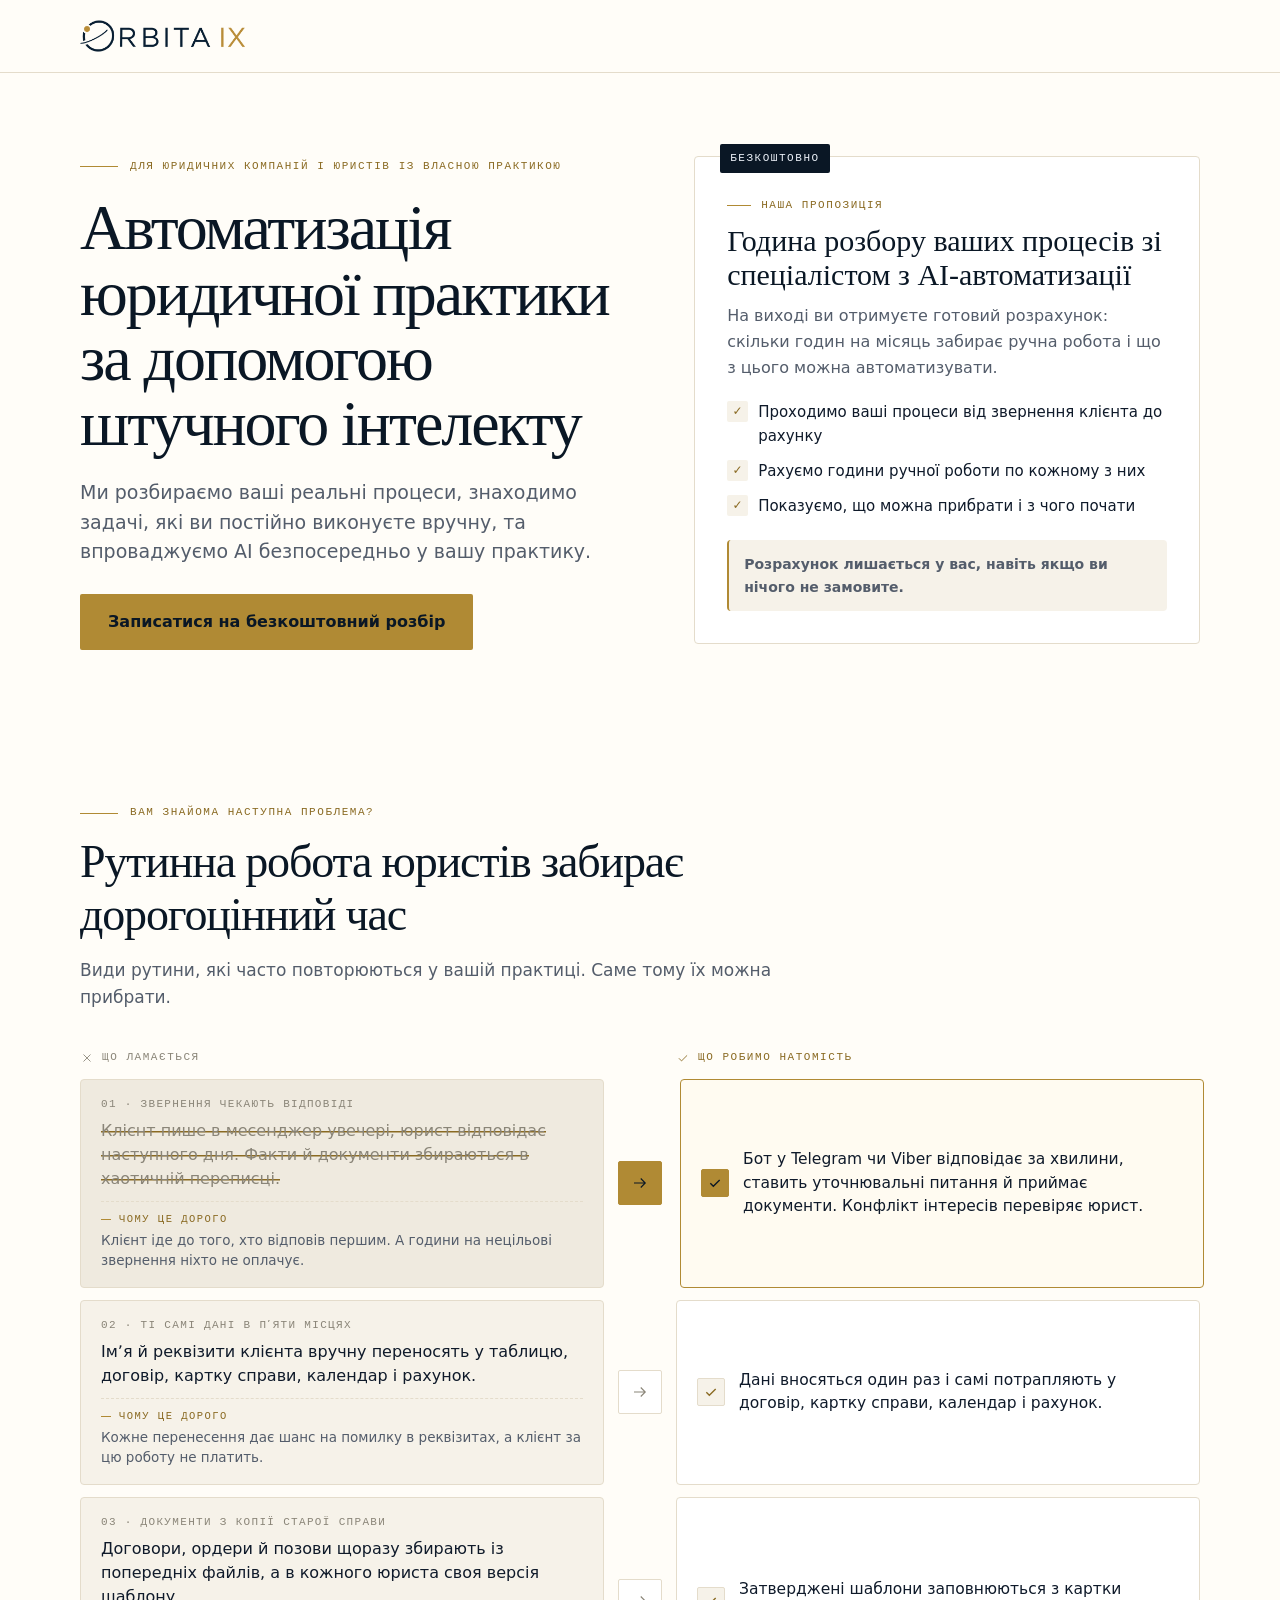
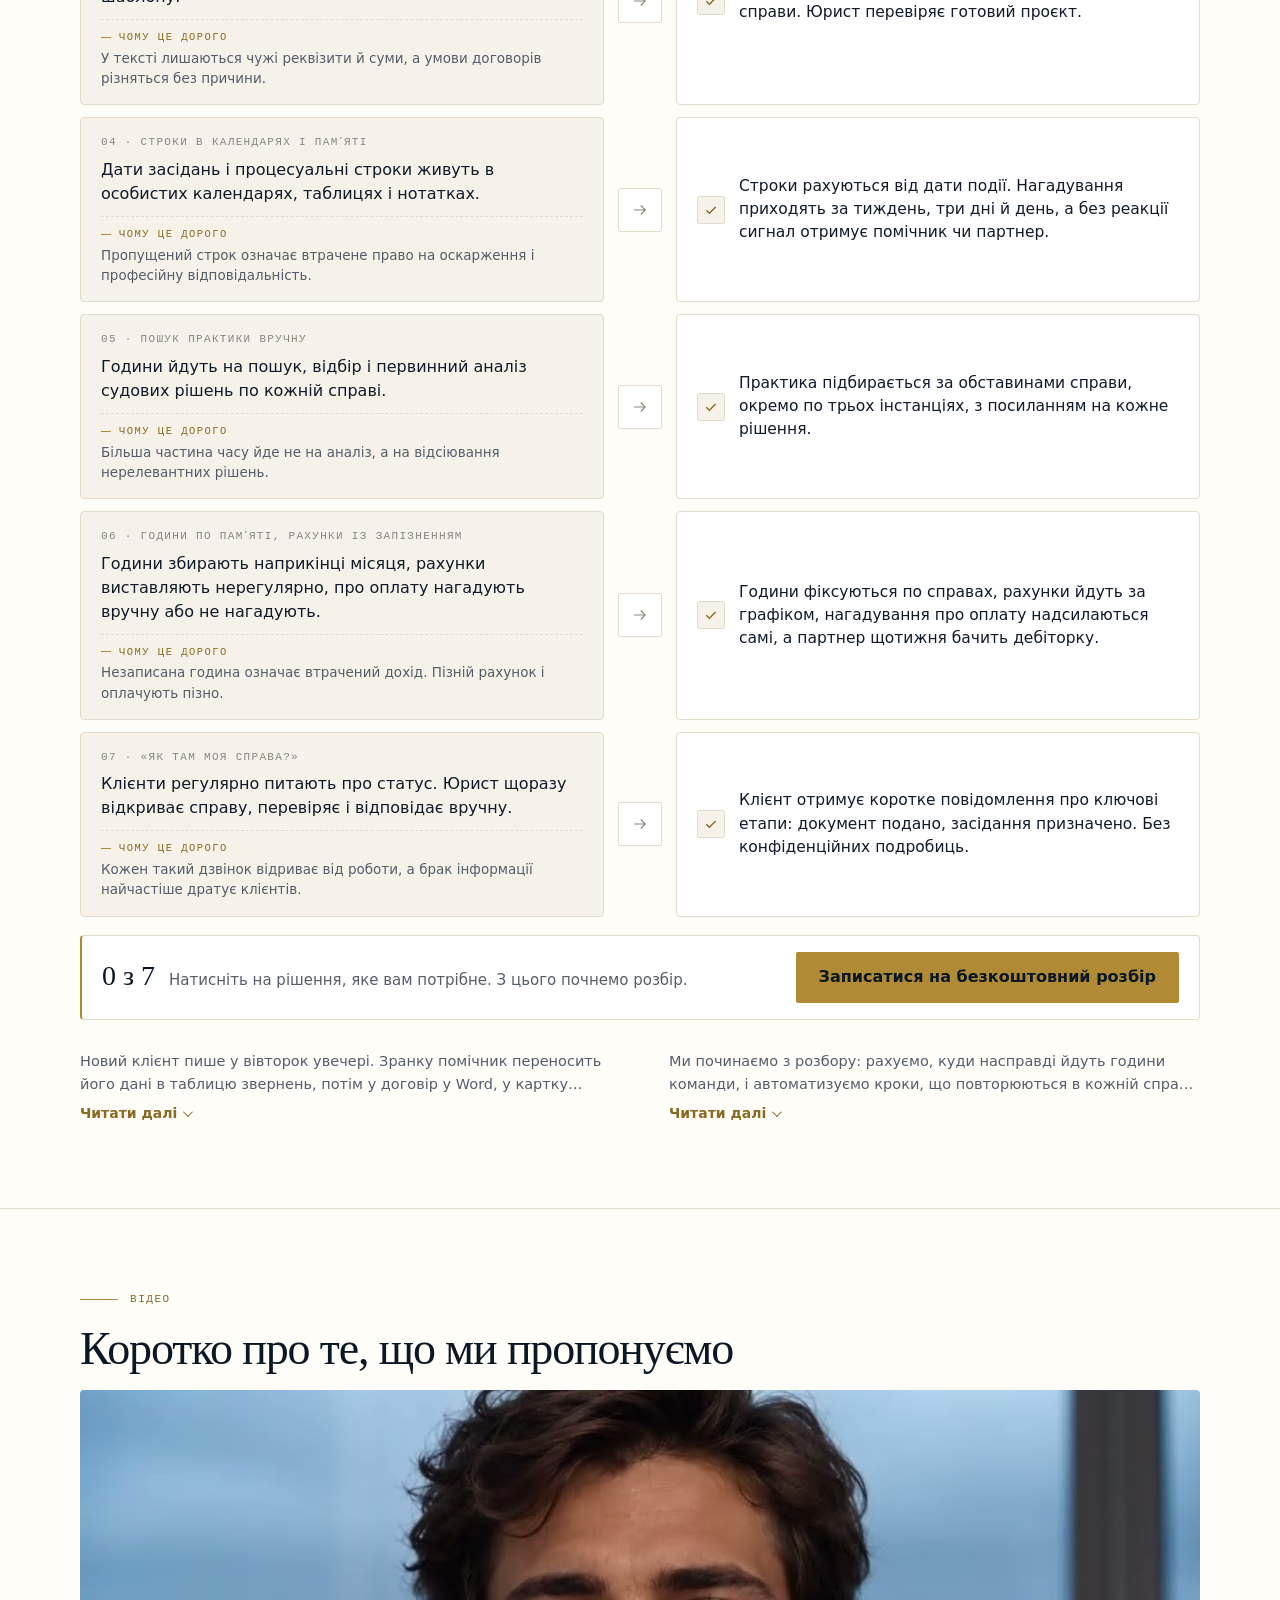
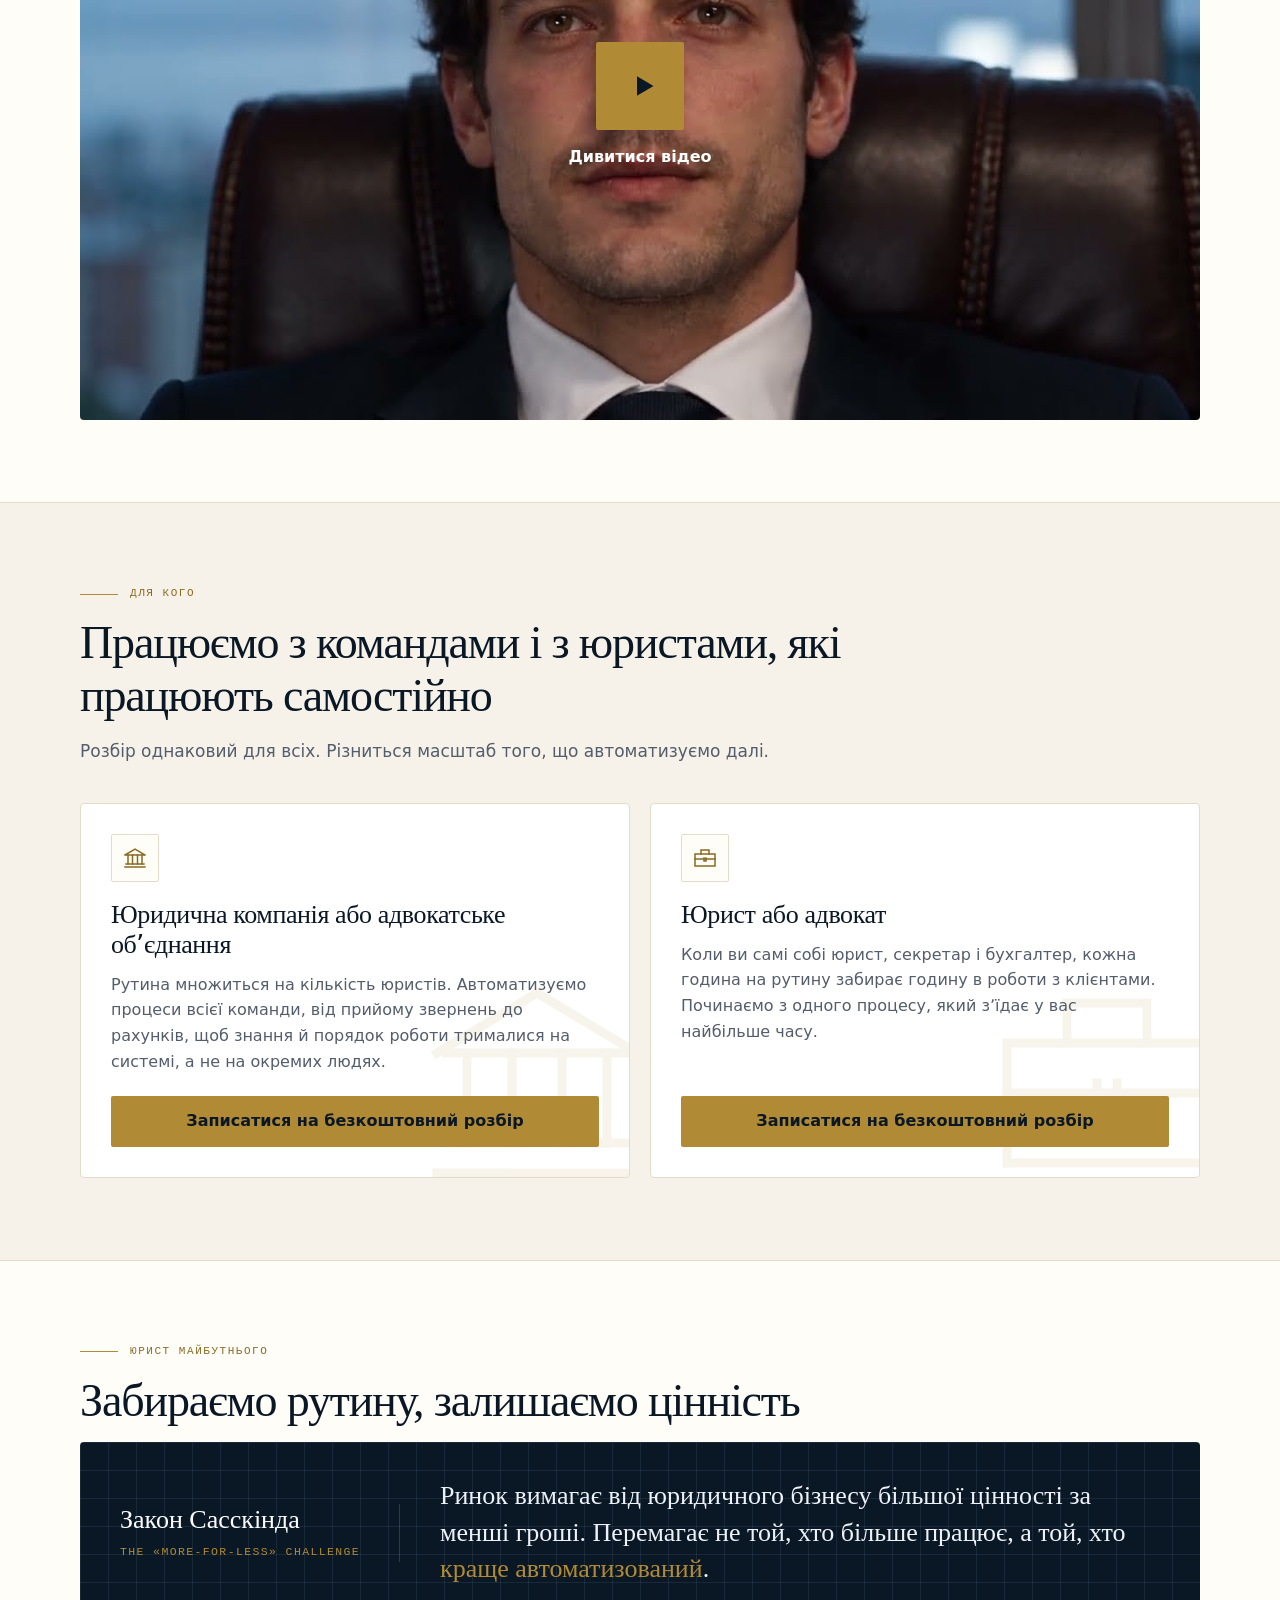
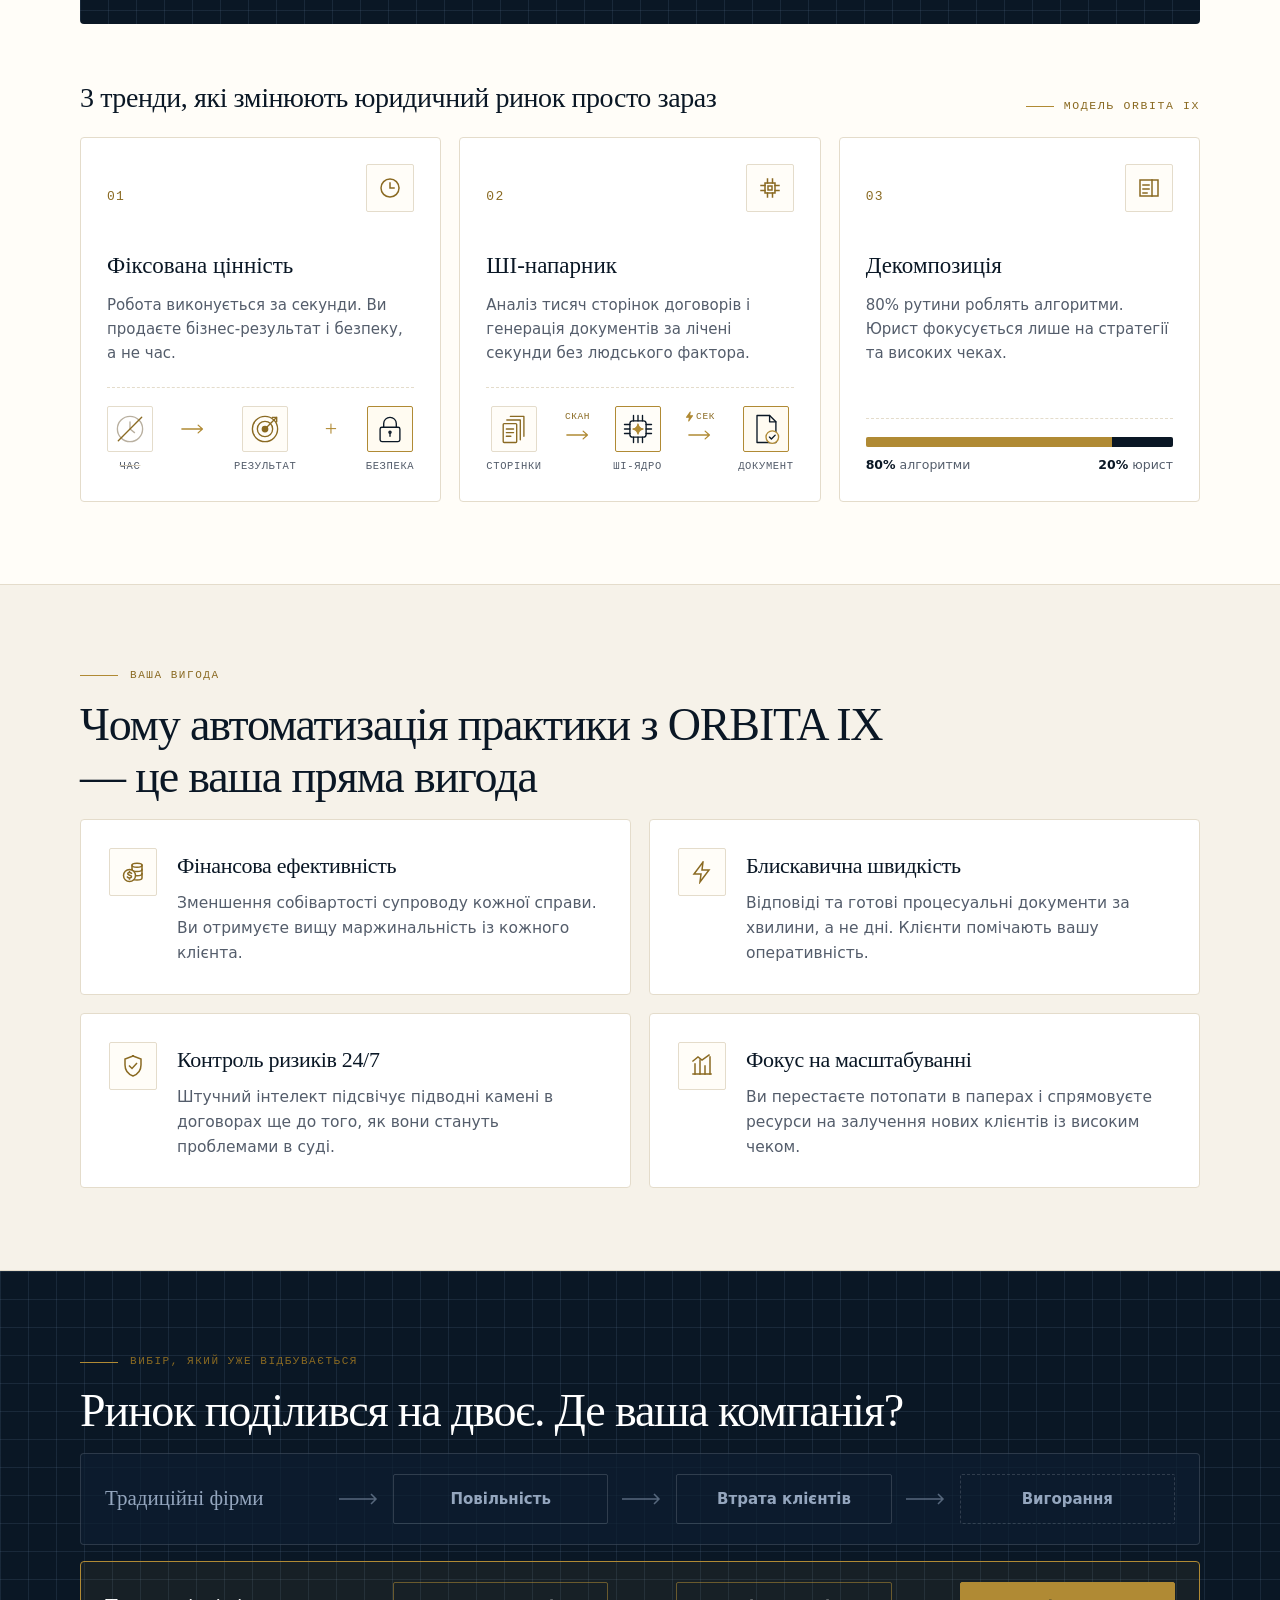
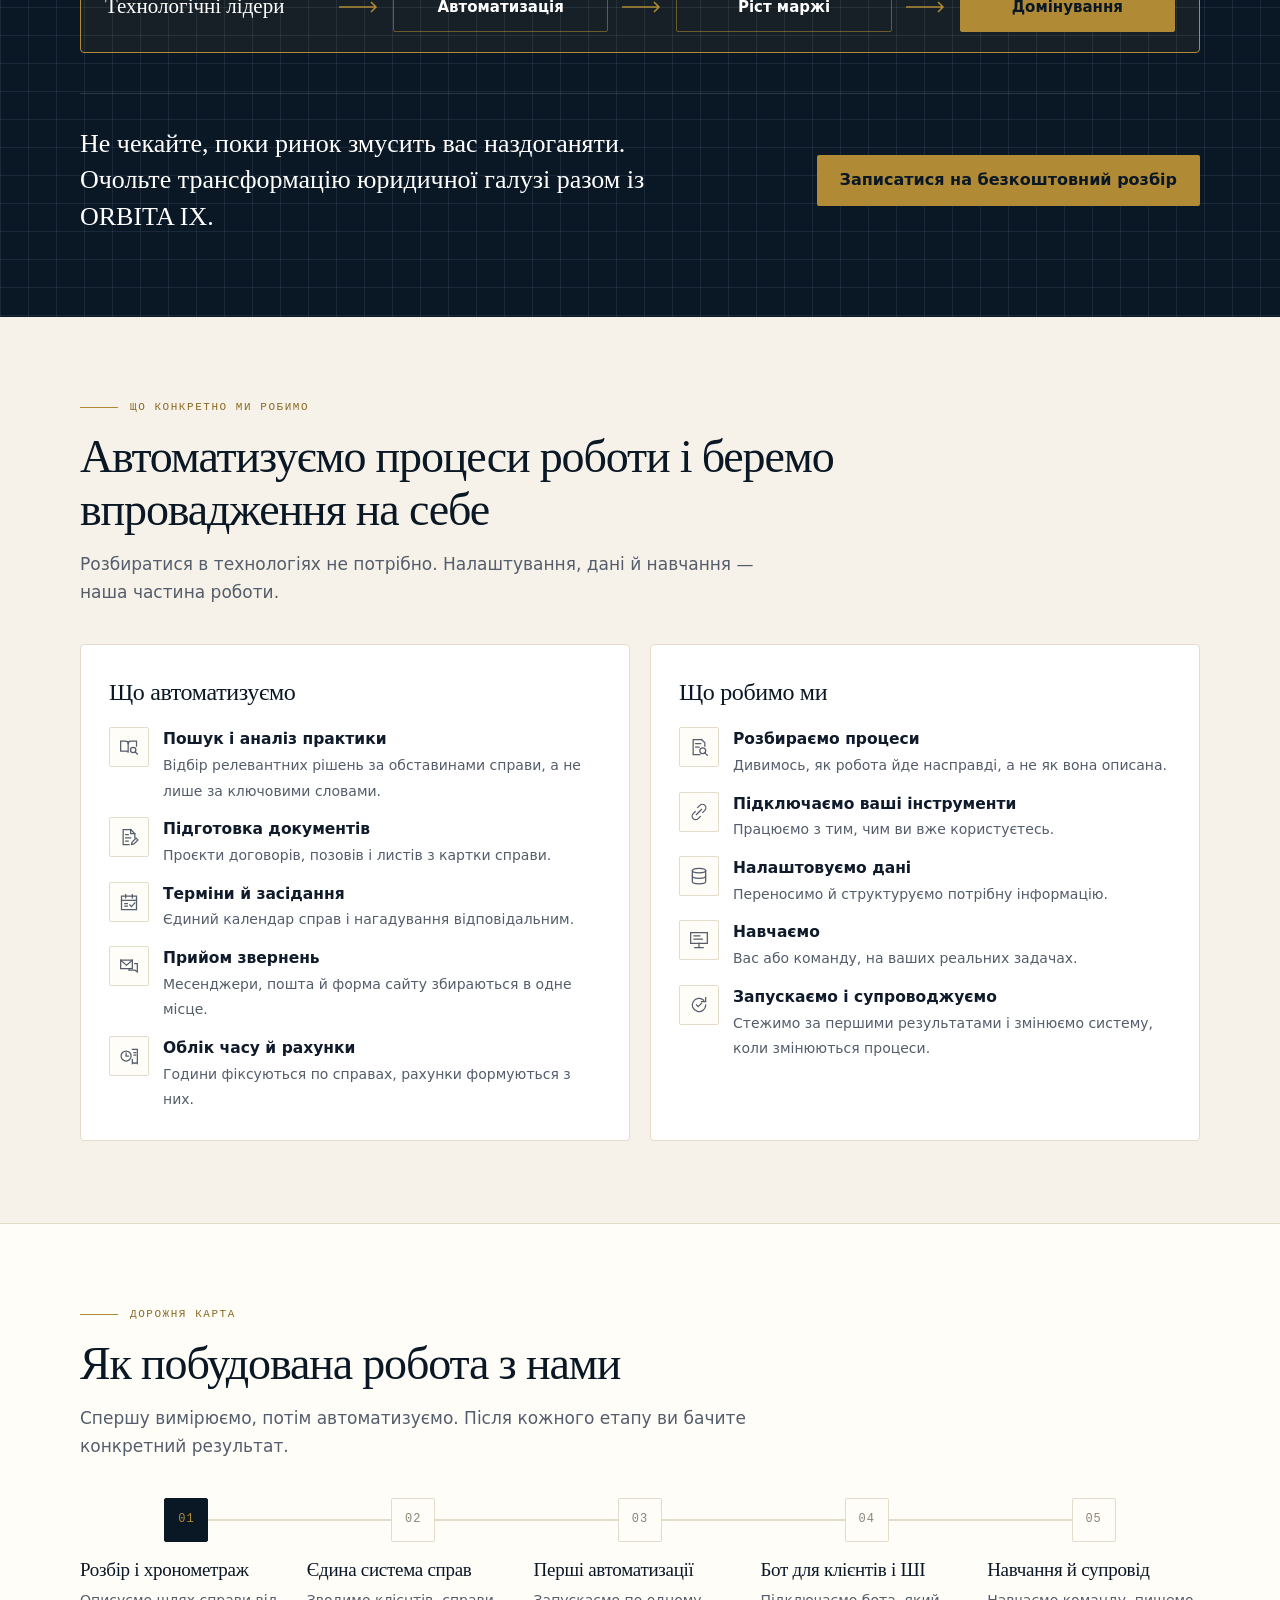
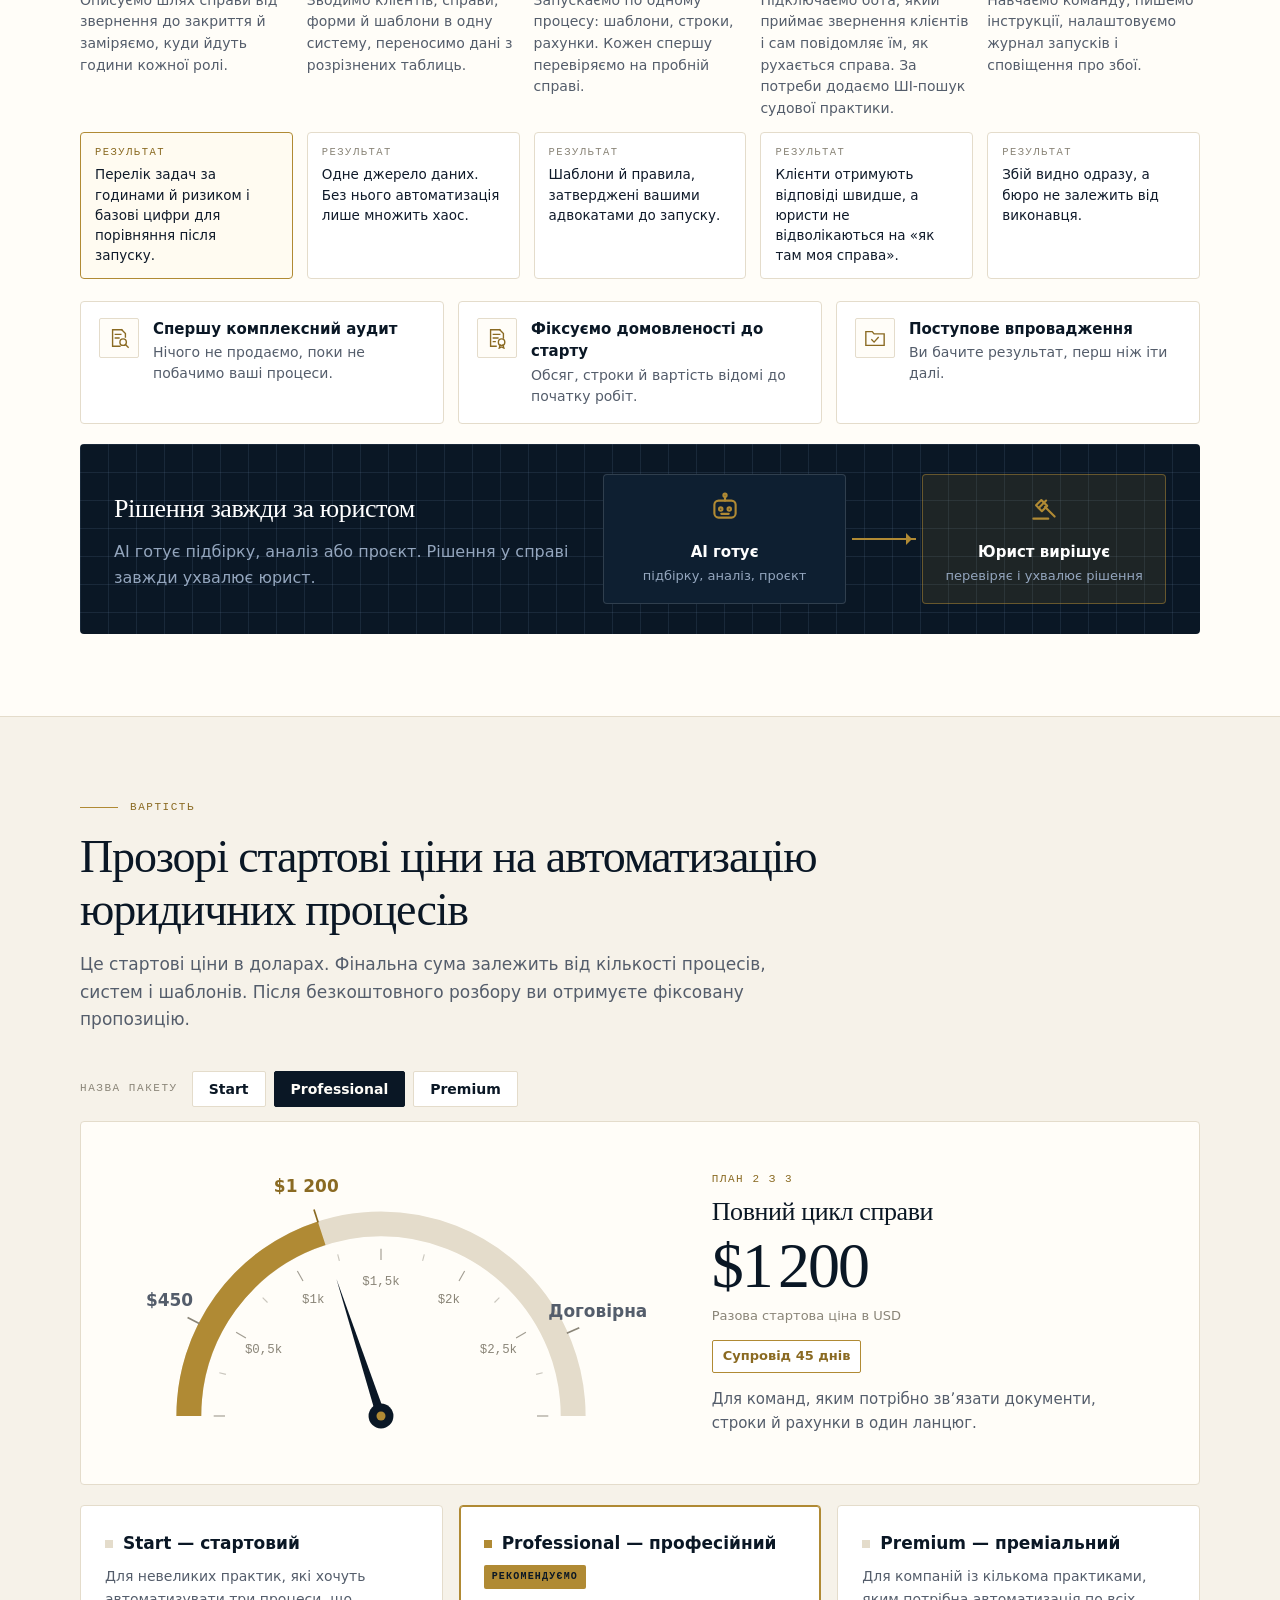
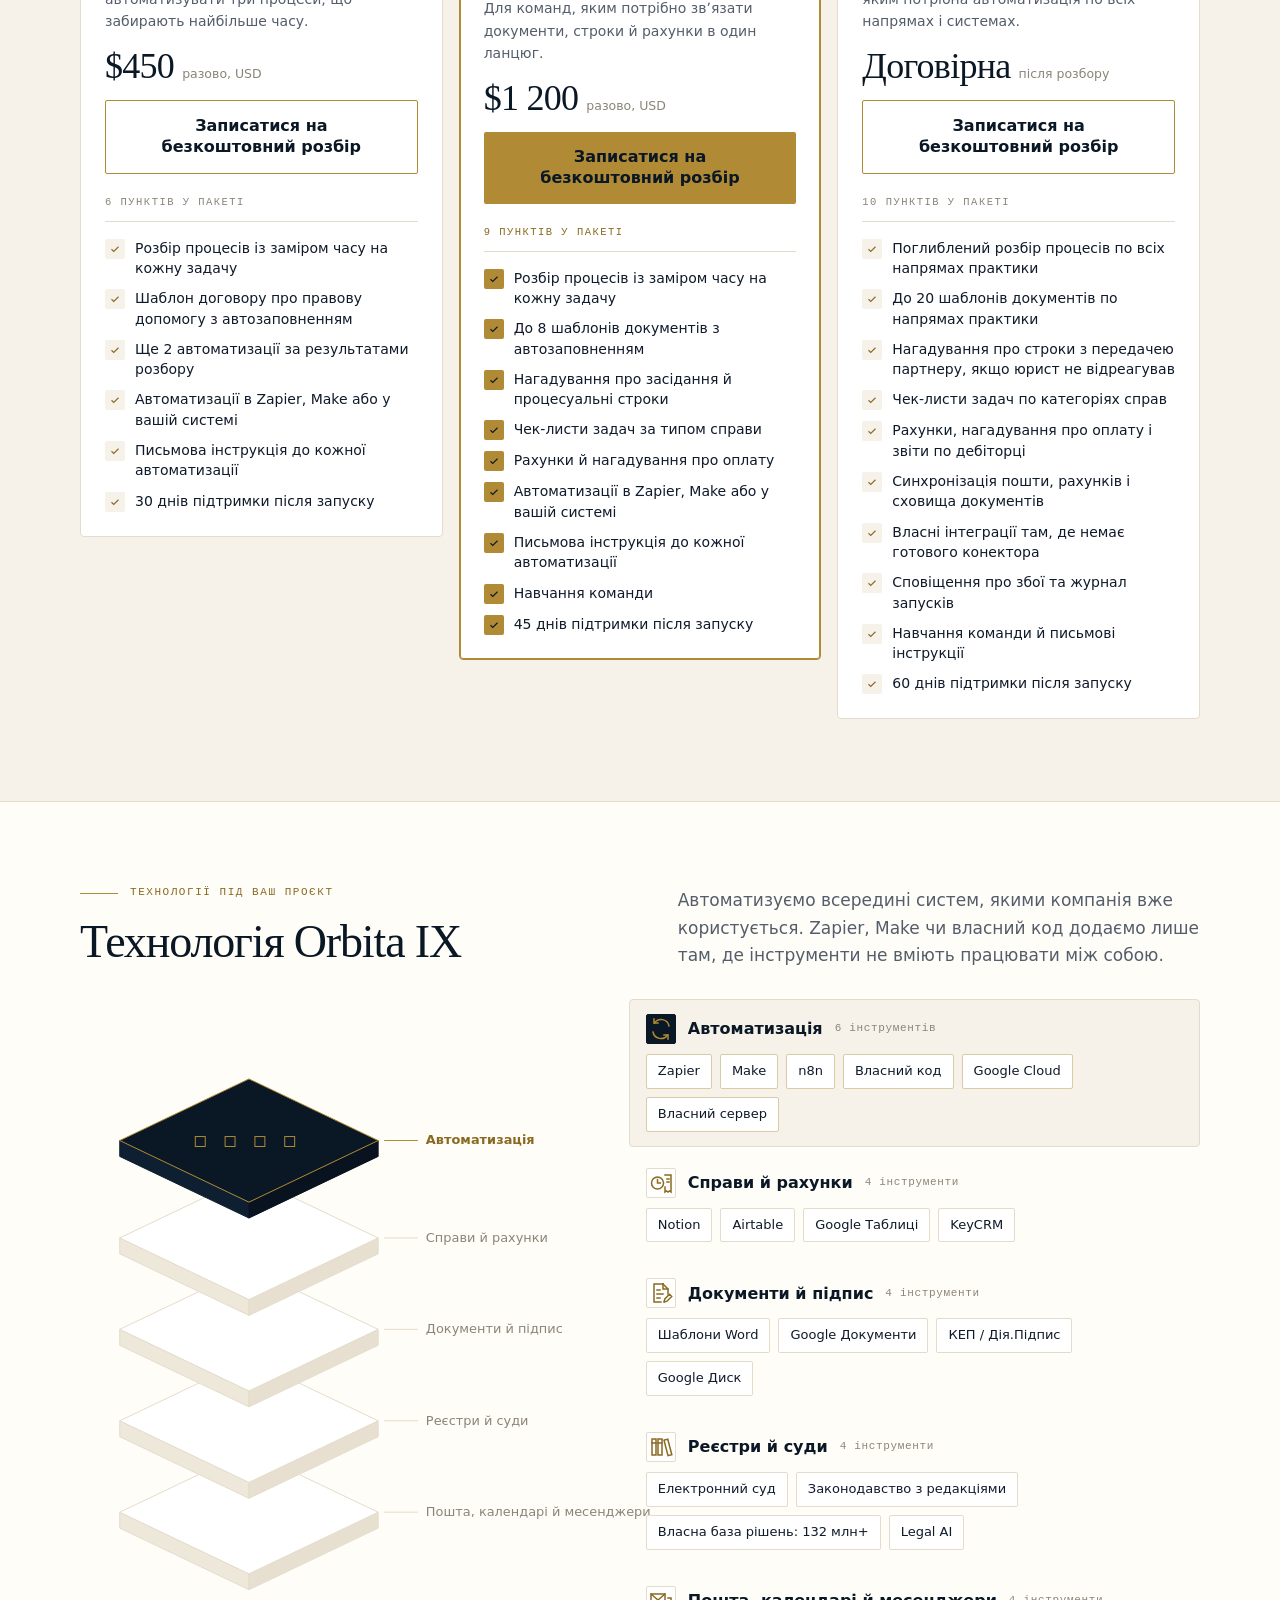
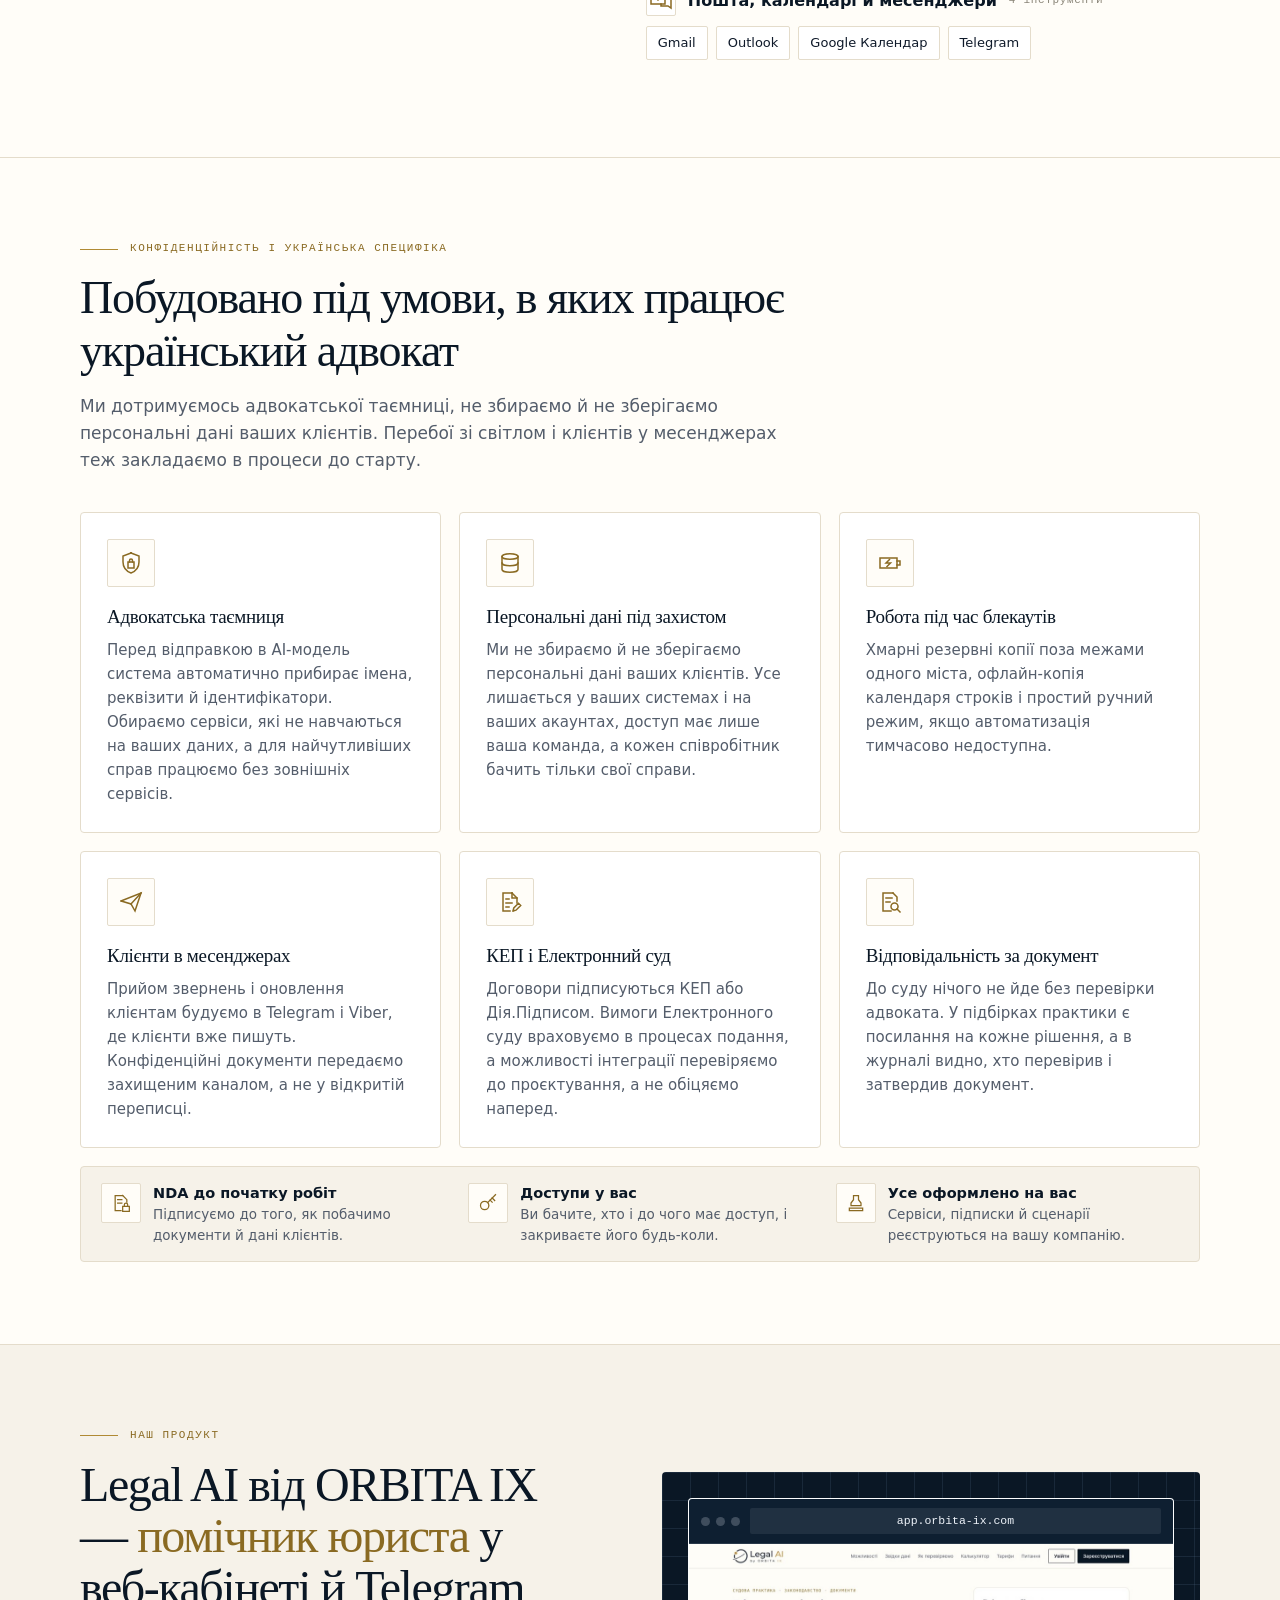
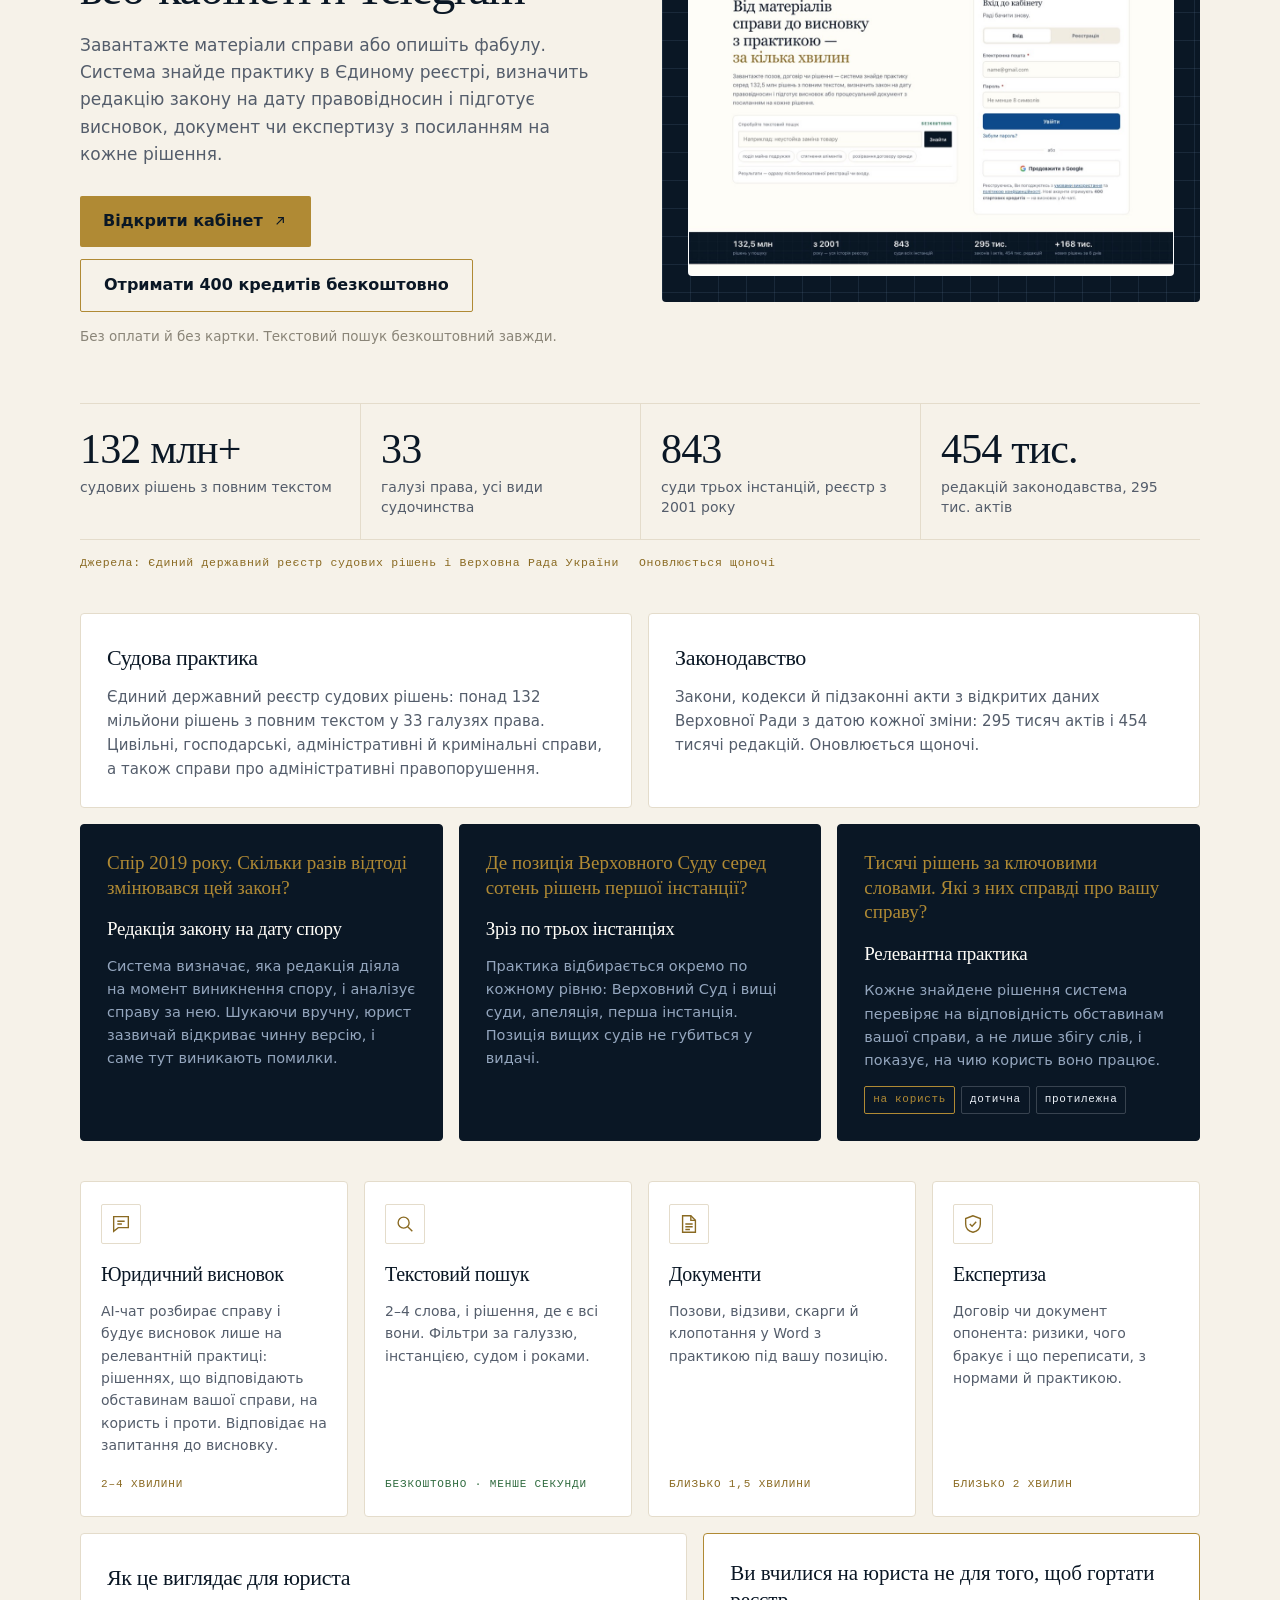
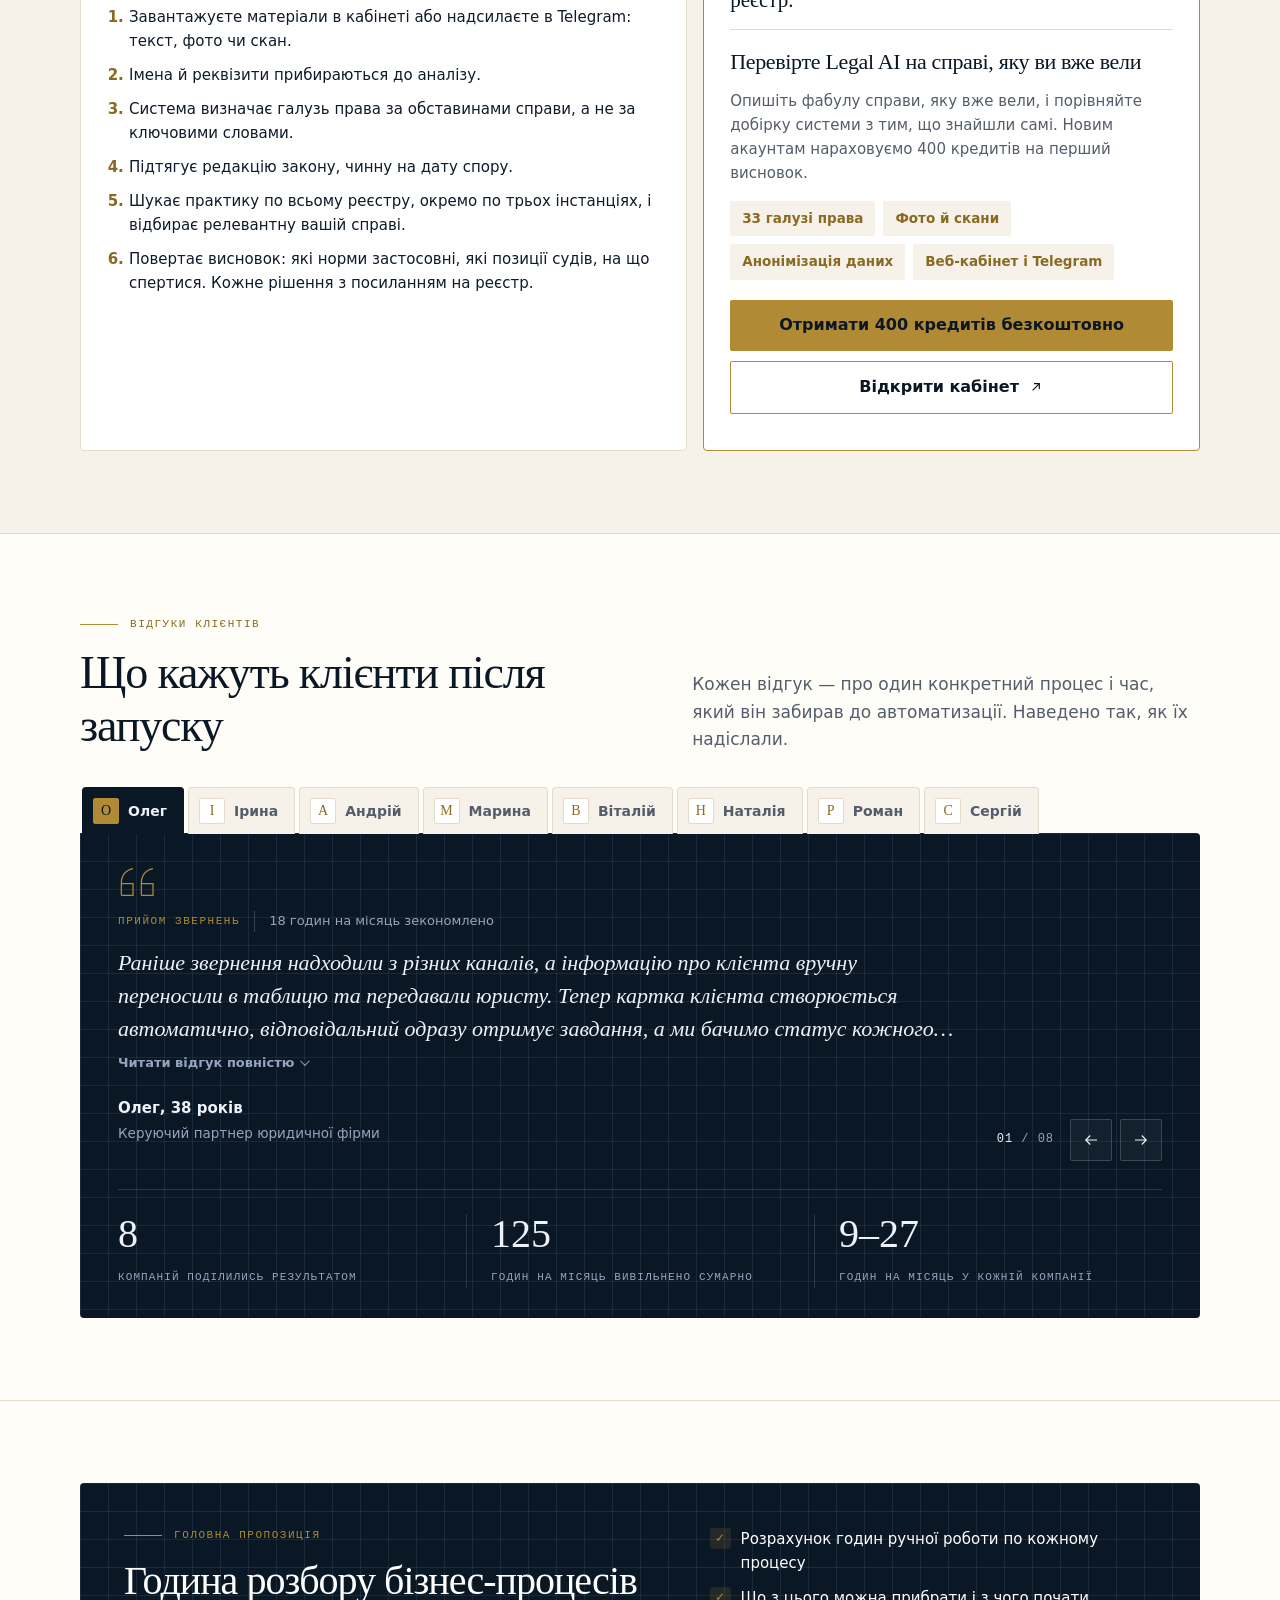
<file: public/index.html>
<!DOCTYPE html>
<html lang="uk">
<head>
<meta charset="UTF-8">
<meta name="viewport" content="width=device-width, initial-scale=1.0">
<title>ORBITA IX — автоматизація юридичних бізнес-процесів</title>
<meta name="description" content="Безкоштовна година розбору процесів для юридичних компаній і юристів із власною практикою. Розрахунок годин ручної роботи залишається у вас.">
<meta name="theme-color" content="#0A1725">
<link rel="icon" type="image/png" href="img/favicon.png">
<link rel="apple-touch-icon" href="/apple-touch-icon.png">
<link rel="manifest" href="/site.webmanifest">
<meta name="apple-mobile-web-app-title" content="ORBITA IX">
<link rel="stylesheet" href="style.css?v=2">
<script>document.documentElement.classList.add("js")</script>

<script async src="https://www.googletagmanager.com/gtm.js?id=GTM-N5K76HTQ"></script>
<script>
  window.dataLayer = window.dataLayer || [];
  function gtag(){dataLayer.push(arguments);}
  gtag('js', new Date());
</script>


<!-- Meta Pixel Code -->
<script>
!function(f,b,e,v,n,t,s)
{if(f.fbq)return;n=f.fbq=function(){n.callMethod?
n.callMethod.apply(n,arguments):n.queue.push(arguments)};
if(!f._fbq)f._fbq=n;n.push=n;n.loaded=!0;n.version='2.0';
n.queue=[];t=b.createElement(e);t.async=!0;
t.src=v;s=b.getElementsByTagName(e)[0];
s.parentNode.insertBefore(t,s)}(window, document,'script',
'https://connect.facebook.net/en_US/fbevents.js');
fbq('init', '1553402640140650');
fbq('track', 'PageView');
</script>
<noscript><img height="1" width="1" style="display:none"
src="https://www.facebook.com/tr?id=1553402640140650&ev=PageView&noscript=1"
/></noscript>
<!-- End Meta Pixel Code -->
</head>
<body>
<div class="scroll-progress" id="scrollProgress" aria-hidden="true"></div>

<header class="header">
  <div class="container">
    <a class="logo" href="#"><img src="img/orbita-ix-logo.png" alt="ORBITA IX" width="165" height="32"></a>
  </div>
</header>

<main>

<!-- 1. HERO -->
<section class="hero">
  <div class="container hero-grid">
    <div>
      <div class="eyebrow">Для юридичних компаній і юристів із власною практикою</div>
      <h1>Автоматизація юридичної практики за допомогою штучного інтелекту</h1>
      <p class="hero-lead">Ми розбираємо ваші реальні процеси, знаходимо задачі, які ви постійно виконуєте вручну, та впроваджуємо AI безпосередньо у вашу практику.</p>
      <a class="btn large" href="#contact">Записатися на безкоштовний розбір</a>
      
    </div>

    <div class="offer-card">
      <span class="offer-badge">Безкоштовно</span>
      <p class="offer-lbl">Наша пропозиція</p>
      <h2>Година розбору ваших процесів зі спеціалістом з AI-автоматизації</h2>
      <p>На виході ви отримуєте готовий розрахунок: скільки годин на місяць забирає ручна робота і що з цього можна автоматизувати.</p>
      <ul class="checks">
        <li><span class="check">✓</span><span>Проходимо ваші процеси від звернення клієнта до рахунку</span></li>
        <li><span class="check">✓</span><span>Рахуємо години ручної роботи по кожному з них</span></li>
        <li><span class="check">✓</span><span>Показуємо, що можна прибрати і з чого почати</span></li>
      </ul>
      <p class="keep-note">Розрахунок лишається у вас, навіть якщо ви нічого не замовите.</p>
    </div>
  </div>

</section>

<!-- 2. ДЕ ГУБИТЬСЯ ЧАС: «що ламається → що робимо натомість» -->
<section class="section" id="breaks">
  <div class="container">
    <div class="kicker">Вам знайома наступна проблема?</div>
    <h2 class="section-title">Рутинна робота юристів забирає дорогоцінний час</h2>
    <p class="section-sub">Види рутини, які часто повторюються у вашій практиці. Саме тому їх можна прибрати.</p>
    <div class="bk-head" aria-hidden="true">
      <p class="bk-h bad"><svg class="bk-i" viewBox="0 0 24 24" width="14" height="14" fill="none" stroke="currentColor" stroke-width="1.5" aria-hidden="true"><path d="M6 6l12 12M18 6L6 18"/></svg>Що ламається</p>
      <span></span>
      <p class="bk-h good"><svg class="bk-i" viewBox="0 0 24 24" width="14" height="14" fill="none" stroke="currentColor" stroke-width="1.5" aria-hidden="true"><path d="M5 12.5l4.5 4.5L19 7.5"/></svg>Що робимо натомість</p>
    </div>
    <div class="bk sl-track" id="bk" data-slider="Ситуація">
      <div class="bk-row" data-pain="Звернення чекають відповіді">
        <div class="bk-l"><p class="bk-k">01 · Звернення чекають відповіді</p><p class="bk-t"><span>Клієнт пише в месенджер увечері, юрист відповідає наступного дня. Факти й документи збираються в хаотичній переписці.</span></p><p class="bk-cost"><b>Чому це дорого</b>Клієнт іде до того, хто відповів першим. А години на нецільові звернення ніхто не оплачує.</p></div>
        <span class="bk-arrow" aria-hidden="true"><svg viewBox="0 0 24 24" width="18" height="18" fill="none" stroke="currentColor" stroke-width="1.5" aria-hidden="true"><path d="M4 12h15M13 6l6 6-6 6"/></svg></span>
        <button type="button" class="bk-r" aria-pressed="false"><span class="bk-chk" aria-hidden="true"><svg viewBox="0 0 24 24" width="16" height="16" fill="none" stroke="currentColor" stroke-width="2" aria-hidden="true"><path d="M5 12.5l4.5 4.5L19 7.5"/></svg></span><span class="bk-rt">Бот у Telegram чи Viber відповідає за хвилини, ставить уточнювальні питання й приймає документи. Конфлікт інтересів перевіряє юрист.</span><span class="visually-hidden"> Позначити: це болить нам</span></button>
      </div>
      <div class="bk-row" data-pain="Ті самі дані в пʼяти місцях">
        <div class="bk-l"><p class="bk-k">02 · Ті самі дані в пʼяти місцях</p><p class="bk-t"><span>Імʼя й реквізити клієнта вручну переносять у таблицю, договір, картку справи, календар і рахунок.</span></p><p class="bk-cost"><b>Чому це дорого</b>Кожне перенесення дає шанс на помилку в реквізитах, а клієнт за цю роботу не платить.</p></div>
        <span class="bk-arrow" aria-hidden="true"><svg viewBox="0 0 24 24" width="18" height="18" fill="none" stroke="currentColor" stroke-width="1.5" aria-hidden="true"><path d="M4 12h15M13 6l6 6-6 6"/></svg></span>
        <button type="button" class="bk-r" aria-pressed="false"><span class="bk-chk" aria-hidden="true"><svg viewBox="0 0 24 24" width="16" height="16" fill="none" stroke="currentColor" stroke-width="2" aria-hidden="true"><path d="M5 12.5l4.5 4.5L19 7.5"/></svg></span><span class="bk-rt">Дані вносяться один раз і самі потрапляють у договір, картку справи, календар і рахунок.</span><span class="visually-hidden"> Позначити: це болить нам</span></button>
      </div>
      <div class="bk-row" data-pain="Документи з копії старої справи">
        <div class="bk-l"><p class="bk-k">03 · Документи з копії старої справи</p><p class="bk-t"><span>Договори, ордери й позови щоразу збирають із попередніх файлів, а в кожного юриста своя версія шаблону.</span></p><p class="bk-cost"><b>Чому це дорого</b>У тексті лишаються чужі реквізити й суми, а умови договорів різняться без причини.</p></div>
        <span class="bk-arrow" aria-hidden="true"><svg viewBox="0 0 24 24" width="18" height="18" fill="none" stroke="currentColor" stroke-width="1.5" aria-hidden="true"><path d="M4 12h15M13 6l6 6-6 6"/></svg></span>
        <button type="button" class="bk-r" aria-pressed="false"><span class="bk-chk" aria-hidden="true"><svg viewBox="0 0 24 24" width="16" height="16" fill="none" stroke="currentColor" stroke-width="2" aria-hidden="true"><path d="M5 12.5l4.5 4.5L19 7.5"/></svg></span><span class="bk-rt">Затверджені шаблони заповнюються з картки справи. Юрист перевіряє готовий проєкт.</span><span class="visually-hidden"> Позначити: це болить нам</span></button>
      </div>
      <div class="bk-row" data-pain="Строки в календарях і памʼяті">
        <div class="bk-l"><p class="bk-k">04 · Строки в календарях і памʼяті</p><p class="bk-t"><span>Дати засідань і процесуальні строки живуть в особистих календарях, таблицях і нотатках.</span></p><p class="bk-cost"><b>Чому це дорого</b>Пропущений строк означає втрачене право на оскарження і професійну відповідальність.</p></div>
        <span class="bk-arrow" aria-hidden="true"><svg viewBox="0 0 24 24" width="18" height="18" fill="none" stroke="currentColor" stroke-width="1.5" aria-hidden="true"><path d="M4 12h15M13 6l6 6-6 6"/></svg></span>
        <button type="button" class="bk-r" aria-pressed="false"><span class="bk-chk" aria-hidden="true"><svg viewBox="0 0 24 24" width="16" height="16" fill="none" stroke="currentColor" stroke-width="2" aria-hidden="true"><path d="M5 12.5l4.5 4.5L19 7.5"/></svg></span><span class="bk-rt">Строки рахуються від дати події. Нагадування приходять за тиждень, три дні й день, а без реакції сигнал отримує помічник чи партнер.</span><span class="visually-hidden"> Позначити: це болить нам</span></button>
      </div>
      <div class="bk-row" data-pain="Пошук практики вручну">
        <div class="bk-l"><p class="bk-k">05 · Пошук практики вручну</p><p class="bk-t"><span>Години йдуть на пошук, відбір і первинний аналіз судових рішень по кожній справі.</span></p><p class="bk-cost"><b>Чому це дорого</b>Більша частина часу йде не на аналіз, а на відсіювання нерелевантних рішень.</p></div>
        <span class="bk-arrow" aria-hidden="true"><svg viewBox="0 0 24 24" width="18" height="18" fill="none" stroke="currentColor" stroke-width="1.5" aria-hidden="true"><path d="M4 12h15M13 6l6 6-6 6"/></svg></span>
        <button type="button" class="bk-r" aria-pressed="false"><span class="bk-chk" aria-hidden="true"><svg viewBox="0 0 24 24" width="16" height="16" fill="none" stroke="currentColor" stroke-width="2" aria-hidden="true"><path d="M5 12.5l4.5 4.5L19 7.5"/></svg></span><span class="bk-rt">Практика підбирається за обставинами справи, окремо по трьох інстанціях, з посиланням на кожне рішення.</span><span class="visually-hidden"> Позначити: це болить нам</span></button>
      </div>
      <div class="bk-row" data-pain="Години по памʼяті, рахунки із запізненням">
        <div class="bk-l"><p class="bk-k">06 · Години по памʼяті, рахунки із запізненням</p><p class="bk-t"><span>Години збирають наприкінці місяця, рахунки виставляють нерегулярно, про оплату нагадують вручну або не нагадують.</span></p><p class="bk-cost"><b>Чому це дорого</b>Незаписана година означає втрачений дохід. Пізній рахунок і оплачують пізно.</p></div>
        <span class="bk-arrow" aria-hidden="true"><svg viewBox="0 0 24 24" width="18" height="18" fill="none" stroke="currentColor" stroke-width="1.5" aria-hidden="true"><path d="M4 12h15M13 6l6 6-6 6"/></svg></span>
        <button type="button" class="bk-r" aria-pressed="false"><span class="bk-chk" aria-hidden="true"><svg viewBox="0 0 24 24" width="16" height="16" fill="none" stroke="currentColor" stroke-width="2" aria-hidden="true"><path d="M5 12.5l4.5 4.5L19 7.5"/></svg></span><span class="bk-rt">Години фіксуються по справах, рахунки йдуть за графіком, нагадування про оплату надсилаються самі, а партнер щотижня бачить дебіторку.</span><span class="visually-hidden"> Позначити: це болить нам</span></button>
      </div>
      <div class="bk-row" data-pain="Як там моя справа?">
        <div class="bk-l"><p class="bk-k">07 · «Як там моя справа?»</p><p class="bk-t"><span>Клієнти регулярно питають про статус. Юрист щоразу відкриває справу, перевіряє і відповідає вручну.</span></p><p class="bk-cost"><b>Чому це дорого</b>Кожен такий дзвінок відриває від роботи, а брак інформації найчастіше дратує клієнтів.</p></div>
        <span class="bk-arrow" aria-hidden="true"><svg viewBox="0 0 24 24" width="18" height="18" fill="none" stroke="currentColor" stroke-width="1.5" aria-hidden="true"><path d="M4 12h15M13 6l6 6-6 6"/></svg></span>
        <button type="button" class="bk-r" aria-pressed="false"><span class="bk-chk" aria-hidden="true"><svg viewBox="0 0 24 24" width="16" height="16" fill="none" stroke="currentColor" stroke-width="2" aria-hidden="true"><path d="M5 12.5l4.5 4.5L19 7.5"/></svg></span><span class="bk-rt">Клієнт отримує коротке повідомлення про ключові етапи: документ подано, засідання призначено. Без конфіденційних подробиць.</span><span class="visually-hidden"> Позначити: це болить нам</span></button>
      </div>
    </div>
    <div class="bk-sum" id="painSum" aria-live="polite">
      <p><b id="painCount">0 з 7</b><span id="painText">Натисніть на рішення, яке вам потрібне. З цього почнемо розбір.</span></p>
      <a class="btn" href="#contact">Записатися на безкоштовний розбір</a>
    </div>
    <div class="bk-more">
      <div class="bk-more-col">
        <p class="bk-more-t" id="bkMoreL">Новий клієнт пише у вівторок увечері. Зранку помічник переносить його дані в таблицю звернень, потім у договір у Word, у картку справи й у рахунок. Дату першого засідання записує в календар і ще раз у спільну таблицю. Якщо щось змінилося, правити доводиться в пʼяти місцях, а помилку в реквізитах помічають, коли договір уже на підписі.</p>
        <button type="button" class="bk-more-b" aria-expanded="false" aria-controls="bkMoreL">Читати далі</button>
      </div>
      <div class="bk-more-col">
        <p class="bk-more-t" id="bkMoreR">Ми починаємо з розбору: рахуємо, куди насправді йдуть години команди, і автоматизуємо кроки, що повторюються в кожній справі. Дані клієнта вносяться один раз і самі потрапляють у договір, картку справи, календар і рахунок. Строки рахуються від дати події, а керівник щотижня отримує зведення. Юрист перевіряє результат і ухвалює рішення.</p>
        <button type="button" class="bk-more-b" aria-expanded="false" aria-controls="bkMoreR">Читати далі</button>
      </div>
    </div>
  </div>
</section>

<!-- 2а. ВІДЕО: КОРОТКО, ЩО МИ ПРОПОНУЄМО (YouTube або Vimeo) -->
<section class="section video-block" id="video">
  <div class="container">
    <div class="kicker">Відео</div>
    <h2 class="section-title">Коротко про те, що ми пропонуємо</h2>
   
    <div class="vplayer" id="vplayer" data-video="https://www.youtube.com/watch?v=5YyZ82BD--A" data-cover="img/video-cover.jpg">
      <button type="button" class="vplay" id="vplay" aria-label="Дивитися відео">
        <span class="vplay-btn" aria-hidden="true"><svg viewBox="0 0 24 24"><path d="M8 5.5v13l11-6.5z" fill="currentColor"/></svg></span>
        <span class="vplay-label">Дивитися відео</span>
      </button>
    </div>
  </div>
</section>

<!-- 3. ДЛЯ КОГО: ДВА ШЛЯХИ -->
<section class="section tint">
  <div class="container">
    <div class="kicker">Для кого</div>
    <h2 class="section-title">Працюємо з командами і з юристами, які працюють самостійно</h2>
    <p class="section-sub">Розбір однаковий для всіх. Різниться масштаб того, що автоматизуємо далі.</p>
    <div class="paths">
      <div class="path">
        <span class="path-bg"><svg class="bg-ic" viewBox="0 0 24 24" width="240" height="240" fill="none" stroke="currentColor" stroke-width="1.5" stroke-linecap="square" stroke-linejoin="miter" aria-hidden="true"><path d="M2 9l10-6 10 6"/><path d="M3 9h18"/><path d="M5 9v9M9.5 9v9M14.5 9v9M19 9v9"/><path d="M3 18h18M2 21h20"/></svg></span>
        <span class="ic-box"><svg class="ic" viewBox="0 0 24 24" width="24" height="24" fill="none" stroke="currentColor" stroke-width="1.5" stroke-linecap="square" stroke-linejoin="miter" aria-hidden="true"><path d="M2 9l10-6 10 6"/><path d="M3 9h18"/><path d="M5 9v9M9.5 9v9M14.5 9v9M19 9v9"/><path d="M3 18h18M2 21h20"/></svg></span>
        <h3>Юридична компанія або адвокатське обʼєднання</h3>
        <p>Рутина множиться на кількість юристів. Автоматизуємо процеси всієї команди, від прийому звернень до рахунків, щоб знання й порядок роботи трималися на системі, а не на окремих людях.</p>
        <a class="btn" href="#contact" data-audience="company">Записатися на безкоштовний розбір</a>
      </div>
      <div class="path">
        <span class="path-bg"><svg class="bg-ic" viewBox="0 0 24 24" width="240" height="240" fill="none" stroke="currentColor" stroke-width="1.5" stroke-linecap="square" stroke-linejoin="miter" aria-hidden="true"><path d="M2 8h20v12H2z"/><path d="M8 8V4h8v4"/><path d="M2 13h20"/><path d="M11 12v3h2v-3"/></svg></span>
        <span class="ic-box"><svg class="ic" viewBox="0 0 24 24" width="24" height="24" fill="none" stroke="currentColor" stroke-width="1.5" stroke-linecap="square" stroke-linejoin="miter" aria-hidden="true"><path d="M2 8h20v12H2z"/><path d="M8 8V4h8v4"/><path d="M2 13h20"/><path d="M11 12v3h2v-3"/></svg></span>
        <h3>Юрист або адвокат</h3>
        <p>Коли ви самі собі юрист, секретар і бухгалтер, кожна година на рутину забирає годину в роботи з клієнтами. Починаємо з одного процесу, який зʼїдає у вас найбільше часу.</p>
        <a class="btn" href="#contact" data-audience="solo">Записатися на безкоштовний розбір</a>
      </div>
    </div>
  </div>
</section>

<!-- 4. ЮРИСТ МАЙБУТНЬОГО: ЗАКОН САССКІНДА + МОДЕЛЬ ORBITA IX -->
<section class="section" id="future">
  <div class="container">
    <div class="kicker">Юрист майбутнього</div>
    <h2 class="section-title">Забираємо рутину, залишаємо цінність</h2>

    <div class="fx-law">
      <div class="fx-law-k">
        <span class="fx-law-tag">Закон Сасскінда</span>
        <span class="fx-law-en">The «More-for-Less» Challenge</span>
      </div>
      <p class="fx-law-t">Ринок вимагає від юридичного бізнесу більшої цінності за менші гроші. Перемагає не той, хто більше працює, а той, хто <em>краще автоматизований</em>.</p>
    </div>

    <div class="fx-head">
      <h3>3 тренди, які змінюють юридичний ринок просто зараз</h3>
      <span class="fx-model">Модель ORBITA IX</span>
    </div>

    <div class="fx-grid">
      <article class="fx-card">
        <div class="fx-top"><span class="fx-n">01</span><span class="ic-box"><svg class="ic" viewBox="0 0 24 24" width="24" height="24" fill="none" stroke="currentColor" stroke-width="1.5" stroke-linecap="square" stroke-linejoin="miter" aria-hidden="true"><circle cx="12" cy="12" r="9"/><path d="M12 7v5h4"/></svg></span></div>
        <h4>Фіксована цінність</h4>
        <p>Робота виконується за секунди. Ви продаєте бізнес-результат і безпеку, а не час.</p>
        <div class="fx-viz fx-flow" aria-hidden="true">
          <div class="fx-node fx-node--off"><svg viewBox="0 0 40 40" stroke="currentColor" stroke-width="1.5" stroke-linecap="round" stroke-linejoin="round" fill="none" aria-hidden="true"><circle cx="20" cy="20" r="14"/><path d="M20 12v8l5 4"/><path class="fx-strike" d="M7 33 33 7"/></svg><span>Час</span></div>
          <svg class="fx-link" viewBox="0 0 28 12" stroke="currentColor" stroke-width="1.5" stroke-linecap="round" stroke-linejoin="round" fill="none" aria-hidden="true"><path d="M1 6h24M20 1.5 25 6l-5 4.5"/></svg>
          <div class="fx-node"><svg viewBox="0 0 40 40" stroke="currentColor" stroke-width="1.5" stroke-linecap="round" stroke-linejoin="round" fill="none" aria-hidden="true"><circle cx="20" cy="20" r="14"/><circle cx="20" cy="20" r="8.5"/><circle class="fx-dot" cx="20" cy="20" r="3"/><path d="M20 20 33 7M28 7h5v5"/></svg><span>Результат</span></div>
          <span class="fx-plus">+</span>
          <div class="fx-node"><svg viewBox="0 0 40 40" stroke="currentColor" stroke-width="1.5" stroke-linecap="round" stroke-linejoin="round" fill="none" aria-hidden="true"><path d="M13 18v-4a7 7 0 0 1 14 0v4"/><rect x="9" y="18" width="22" height="16" rx="2"/><path d="M20 24v4"/><circle cx="20" cy="23.5" r="1.2"/></svg><span>Безпека</span></div>
        </div>
      </article>
      <article class="fx-card">
        <div class="fx-top"><span class="fx-n">02</span><span class="ic-box"><svg class="ic" viewBox="0 0 24 24" width="24" height="24" fill="none" stroke="currentColor" stroke-width="1.5" stroke-linecap="square" stroke-linejoin="miter" aria-hidden="true"><path d="M7 7h10v10H7z"/><path d="M10 10h4v4h-4z"/><path d="M9.5 3v4M14.5 3v4M9.5 17v4M14.5 17v4M3 9.5h4M3 14.5h4M17 9.5h4M17 14.5h4"/></svg></span></div>
        <h4>ШІ-напарник</h4>
        <p>Аналіз тисяч сторінок договорів і генерація документів за лічені секунди без людського фактора.</p>
        <div class="fx-viz fx-flow" aria-hidden="true">
          <div class="fx-node fx-node--scan"><svg viewBox="0 0 40 40" stroke="currentColor" stroke-width="1.5" stroke-linecap="round" stroke-linejoin="round" fill="none" aria-hidden="true"><path d="M16 6h15v22"/><path d="M12 10h15v22"/><rect x="8" y="14" width="15" height="21" rx="1"/><path d="M11.5 20h8M11.5 24h8M11.5 28h5"/></svg><i class="fx-scan"></i><span>Сторінки</span></div>
          <div class="fx-step"><small>скан</small><svg class="fx-link" viewBox="0 0 28 12" stroke="currentColor" stroke-width="1.5" stroke-linecap="round" stroke-linejoin="round" fill="none" aria-hidden="true"><path d="M1 6h24M20 1.5 25 6l-5 4.5"/></svg></div>
          <div class="fx-node fx-node--core"><svg viewBox="0 0 40 40" stroke="currentColor" stroke-width="1.5" stroke-linecap="round" stroke-linejoin="round" fill="none" aria-hidden="true"><rect x="11" y="11" width="18" height="18" rx="3"/><path d="M15 5v6M20 5v6M25 5v6M15 29v6M20 29v6M25 29v6M5 15h6M5 20h6M5 25h6M29 15h6M29 20h6M29 25h6"/><path class="fx-spark" d="M20 14.5c.5 3 2.5 5 5.5 5.5-3 .5-5 2.5-5.5 5.5-.5-3-2.5-5-5.5-5.5 3-.5 5-2.5 5.5-5.5z"/></svg><span>ШІ-ядро</span></div>
          <div class="fx-step"><small><svg viewBox="0 0 12 14" stroke="currentColor" stroke-width="1.5" stroke-linecap="round" stroke-linejoin="round" fill="none" aria-hidden="true"><path d="M7 1 2 8h4l-1 5 5-7H6z"/></svg>сек</small><svg class="fx-link" viewBox="0 0 28 12" stroke="currentColor" stroke-width="1.5" stroke-linecap="round" stroke-linejoin="round" fill="none" aria-hidden="true"><path d="M1 6h24M20 1.5 25 6l-5 4.5"/></svg></div>
          <div class="fx-node fx-node--done"><svg viewBox="0 0 40 40" stroke="currentColor" stroke-width="1.5" stroke-linecap="round" stroke-linejoin="round" fill="none" aria-hidden="true"><path d="M10 5h14l7 7v23H10z"/><path d="M24 5v7h7"/><circle class="fx-ok" cx="27" cy="29" r="7"/><path d="m23.8 29 2.2 2.2 4.2-4.4"/></svg><span>Документ</span></div>
        </div>
      </article>
      <article class="fx-card">
        <div class="fx-top"><span class="fx-n">03</span><span class="ic-box"><svg class="ic" viewBox="0 0 24 24" width="24" height="24" fill="none" stroke="currentColor" stroke-width="1.5" stroke-linecap="square" stroke-linejoin="miter" aria-hidden="true"><path d="M3 4h18v16H3z"/><path d="M15 4v16"/><path d="M6 9h6M6 13h6M6 17h4"/></svg></span></div>
        <h4>Декомпозиція</h4>
        <p>80% рутини роблять алгоритми. Юрист фокусується лише на стратегії та високих чеках.</p>
        <div class="fx-viz fx-split" aria-hidden="true">
          <div class="fx-split-bar"><i class="fx-a"></i><i class="fx-b"></i></div>
          <div class="fx-split-l"><span><b>80%</b> алгоритми</span><span><b>20%</b> юрист</span></div>
        </div>
      </article>
    </div>
  </div>
</section>

<!-- 4а. ПРЯМА ВИГОДА ВІД АВТОМАТИЗАЦІЇ -->
<section class="section tint" id="benefits">
  <div class="container">
    <div class="kicker">Ваша вигода</div>
    <h2 class="section-title">Чому автоматизація практики з ORBITA IX — це ваша пряма вигода</h2>
    <div class="bn-grid">
      <article class="bn-card">
        <span class="ic-box"><svg class="ic" viewBox="0 0 24 24" width="24" height="24" fill="none" stroke="currentColor" stroke-width="1.5" stroke-linecap="square" stroke-linejoin="miter" aria-hidden="true"><ellipse cx="16" cy="5.2" rx="5" ry="2"/><path d="M11 5.2V18c0 1.1 2.2 2 5 2s5-.9 5-2V5.2"/><path d="M11 9.4c0 1.1 2.2 2 5 2s5-.9 5-2M11 13.7c0 1.1 2.2 2 5 2s5-.9 5-2"/><circle cx="8.5" cy="15.5" r="6" fill="#FFFDF8"/><path d="M10.4 13.3c-.4-.5-1-.8-1.9-.8-1 0-1.8.5-1.8 1.3 0 1.8 3.8.9 3.8 2.8 0 .8-.8 1.4-2 1.4-.9 0-1.6-.3-2.1-.9M8.5 11.4v1.1M8.5 18v1.1"/></svg></span>
        <div><h3>Фінансова ефективність</h3><p>Зменшення собівартості супроводу кожної справи. Ви отримуєте вищу маржинальність із кожного клієнта.</p></div>
      </article>
      <article class="bn-card">
        <span class="ic-box"><svg class="ic" viewBox="0 0 24 24" width="24" height="24" fill="none" stroke="currentColor" stroke-width="1.5" stroke-linecap="square" stroke-linejoin="miter" aria-hidden="true"><path d="M13 2 4 14h7l-1 8 9-12h-7z"/></svg></span>
        <div><h3>Блискавична швидкість</h3><p>Відповіді та готові процесуальні документи за хвилини, а не дні. Клієнти помічають вашу оперативність.</p></div>
      </article>
      <article class="bn-card">
        <span class="ic-box"><svg class="ic" viewBox="0 0 24 24" width="24" height="24" fill="none" stroke="currentColor" stroke-width="1.5" stroke-linecap="square" stroke-linejoin="miter" aria-hidden="true"><path d="M12 2 4 5v6c0 5 3.4 9.2 8 11 4.6-1.8 8-6 8-11V5z"/><path d="m8.5 12 2.5 2.5 4.5-5"/></svg></span>
        <div><h3>Контроль ризиків 24/7</h3><p>Штучний інтелект підсвічує підводні камені в договорах ще до того, як вони стануть проблемами в суді.</p></div>
      </article>
      <article class="bn-card">
        <span class="ic-box"><svg class="ic" viewBox="0 0 24 24" width="24" height="24" fill="none" stroke="currentColor" stroke-width="1.5" stroke-linecap="square" stroke-linejoin="miter" aria-hidden="true"><path d="M3 20h18"/><path d="M5 20V10M10 20V6M15 20v-8M20 20V3"/><path d="M3 7l5-4 4 3 7-5"/></svg></span>
        <div><h3>Фокус на масштабуванні</h3><p>Ви перестаєте потопати в паперах і спрямовуєте ресурси на залучення нових клієнтів із високим чеком.</p></div>
      </article>
    </div>
  </div>
</section>

<!-- 4б. РИНОК ПОДІЛИВСЯ НА ДВОЄ -->
<section class="section mk" id="market">
  <div class="container">
    <div class="kicker">Вибір, який уже відбувається</div>
    <h2 class="section-title">Ринок поділився на двоє. Де ваша компанія?</h2>
    <div class="mk-rows">
      <div class="mk-row mk-old">
        <span class="mk-who">Традиційні фірми</span><svg class="mk-arr" viewBox="0 0 40 12" width="40" height="12" fill="none" stroke="currentColor" stroke-width="1.5" aria-hidden="true"><path d="M0 6h37M32 1l5 5-5 5"/></svg>
        <span class="mk-step">Повільність</span><svg class="mk-arr" viewBox="0 0 40 12" width="40" height="12" fill="none" stroke="currentColor" stroke-width="1.5" aria-hidden="true"><path d="M0 6h37M32 1l5 5-5 5"/></svg>
        <span class="mk-step">Втрата клієнтів</span><svg class="mk-arr" viewBox="0 0 40 12" width="40" height="12" fill="none" stroke="currentColor" stroke-width="1.5" aria-hidden="true"><path d="M0 6h37M32 1l5 5-5 5"/></svg>
        <span class="mk-step mk-end">Вигорання</span>
      </div>
      <div class="mk-row mk-new">
        <span class="mk-who">Технологічні лідери</span><svg class="mk-arr" viewBox="0 0 40 12" width="40" height="12" fill="none" stroke="currentColor" stroke-width="1.5" aria-hidden="true"><path d="M0 6h37M32 1l5 5-5 5"/></svg>
        <span class="mk-step">Автоматизація</span><svg class="mk-arr" viewBox="0 0 40 12" width="40" height="12" fill="none" stroke="currentColor" stroke-width="1.5" aria-hidden="true"><path d="M0 6h37M32 1l5 5-5 5"/></svg>
        <span class="mk-step">Ріст маржі</span><svg class="mk-arr" viewBox="0 0 40 12" width="40" height="12" fill="none" stroke="currentColor" stroke-width="1.5" aria-hidden="true"><path d="M0 6h37M32 1l5 5-5 5"/></svg>
        <span class="mk-step mk-end">Домінування</span>
      </div>
    </div>
    <div class="mk-cta">
      <p>Не чекайте, поки ринок змусить вас наздоганяти. Очольте трансформацію юридичної галузі разом із ORBITA IX.</p>
      <a class="btn" href="#contact">Записатися на безкоштовний розбір</a>
    </div>
  </div>
</section>

<!-- 5. ЩО ВХОДИТЬ (злиті «Що змінюється» + «Що входить») -->
<section class="section tint">
  <div class="container">
    <div class="kicker">Що конкретно ми робимо</div>
    <h2 class="section-title">Автоматизуємо процеси роботи і беремо впровадження на себе</h2>
    <p class="section-sub">Розбиратися в технологіях не потрібно. Налаштування, дані й навчання — наша частина роботи.</p>
    <div class="included">
      <div class="inc-col">
        <h3>Що автоматизуємо</h3>
        <ul class="inc-list">
          <li><span class="ic-box sm"><svg class="ic" viewBox="0 0 24 24" width="24" height="24" fill="none" stroke="currentColor" stroke-width="1.5" stroke-linecap="square" stroke-linejoin="miter" aria-hidden="true"><path d="M2 5h6a3 3 0 0 1 3 3v11a2 2 0 0 0-2-2H2z"/><path d="M11 8a3 3 0 0 1 3-3h7v6"/><circle cx="17" cy="15.5" r="3.2"/><path d="M19.4 17.9 22 20.5"/></svg></span><div><b>Пошук і аналіз практики</b><span>Відбір релевантних рішень за обставинами справи, а не лише за ключовими словами.</span></div></li>
          <li><span class="ic-box sm"><svg class="ic" viewBox="0 0 24 24" width="24" height="24" fill="none" stroke="currentColor" stroke-width="1.5" stroke-linecap="square" stroke-linejoin="miter" aria-hidden="true"><path d="M14 3H5v18h7"/><path d="M14 3l5 5v5"/><path d="M14 3v5h5"/><path d="M8 9h3M8 13h6M8 17h3"/><path d="M15 21l.8-3 4.7-4.7 2.2 2.2-4.7 4.7z"/></svg></span><div><b>Підготовка документів</b><span>Проєкти договорів, позовів і листів з картки справи.</span></div></li>
          <li><span class="ic-box sm"><svg class="ic" viewBox="0 0 24 24" width="24" height="24" fill="none" stroke="currentColor" stroke-width="1.5" stroke-linecap="square" stroke-linejoin="miter" aria-hidden="true"><path d="M3 5h18v16H3z"/><path d="M3 10h18"/><path d="M8 3v4M16 3v4"/><path d="M7 14h3M7 17h3"/><path d="M13 15.5l2 2 4-4.5"/></svg></span><div><b>Терміни й засідання</b><span>Єдиний календар справ і нагадування відповідальним.</span></div></li>
          <li><span class="ic-box sm"><svg class="ic" viewBox="0 0 24 24" width="24" height="24" fill="none" stroke="currentColor" stroke-width="1.5" stroke-linecap="square" stroke-linejoin="miter" aria-hidden="true"><path d="M2 5h14v10H2z"/><path d="M2 5l7 6 7-6"/><path d="M19 9h3v10l-3-2h-7v-2"/></svg></span><div><b>Прийом звернень</b><span>Месенджери, пошта й форма сайту збираються в одне місце.</span></div></li>
          <li><span class="ic-box sm"><svg class="ic" viewBox="0 0 24 24" width="24" height="24" fill="none" stroke="currentColor" stroke-width="1.5" stroke-linecap="square" stroke-linejoin="miter" aria-hidden="true"><circle cx="8.5" cy="12" r="6"/><path d="M8.5 8.5V12h2.8"/><path d="M16 4h6v17l-1.5-1-1.5 1-1.5-1-1.5 1v-5"/><path d="M18 8h2M18 11h2"/></svg></span><div><b>Облік часу й рахунки</b><span>Години фіксуються по справах, рахунки формуються з них.</span></div></li>
        </ul>
      </div>
      <div class="inc-col">
        <h3>Що робимо ми</h3>
        <ul class="inc-list">
          <li><span class="ic-box sm"><svg class="ic" viewBox="0 0 24 24" width="24" height="24" fill="none" stroke="currentColor" stroke-width="1.5" stroke-linecap="square" stroke-linejoin="miter" aria-hidden="true"><path d="M15 3H5v18h8"/><path d="M15 3l4 4v4"/><path d="M8 8h6M8 12h4"/><circle cx="16.5" cy="16.5" r="3.5"/><path d="M19 19l3 3"/></svg></span><div><b>Розбираємо процеси</b><span>Дивимось, як робота йде насправді, а не як вона описана.</span></div></li>
          <li><span class="ic-box sm"><svg class="ic" viewBox="0 0 24 24" width="24" height="24" fill="none" stroke="currentColor" stroke-width="1.5" stroke-linecap="square" stroke-linejoin="miter" aria-hidden="true"><path d="M9 15l6-6"/><path d="M10.5 6.5 13 4a4.2 4.2 0 0 1 6 6l-2.5 2.5"/><path d="M13.5 17.5 11 20a4.2 4.2 0 0 1-6-6l2.5-2.5"/></svg></span><div><b>Підключаємо ваші інструменти</b><span>Працюємо з тим, чим ви вже користуєтесь.</span></div></li>
          <li><span class="ic-box sm"><svg class="ic" viewBox="0 0 24 24" width="24" height="24" fill="none" stroke="currentColor" stroke-width="1.5" stroke-linecap="square" stroke-linejoin="miter" aria-hidden="true"><ellipse cx="12" cy="5.5" rx="8" ry="2.8"/><path d="M4 5.5v13c0 1.5 3.6 2.8 8 2.8s8-1.3 8-2.8v-13"/><path d="M4 12c0 1.5 3.6 2.8 8 2.8s8-1.3 8-2.8"/></svg></span><div><b>Налаштовуємо дані</b><span>Переносимо й структуруємо потрібну інформацію.</span></div></li>
          <li><span class="ic-box sm"><svg class="ic" viewBox="0 0 24 24" width="24" height="24" fill="none" stroke="currentColor" stroke-width="1.5" stroke-linecap="square" stroke-linejoin="miter" aria-hidden="true"><path d="M2 3h20v13H2z"/><path d="M12 16v4M7 21h10"/><path d="M6 7h7M6 11h10"/></svg></span><div><b>Навчаємо</b><span>Вас або команду, на ваших реальних задачах.</span></div></li>
          <li><span class="ic-box sm"><svg class="ic" viewBox="0 0 24 24" width="24" height="24" fill="none" stroke="currentColor" stroke-width="1.5" stroke-linecap="square" stroke-linejoin="miter" aria-hidden="true"><path d="M20 12a8 8 0 1 1-2.4-5.7"/><path d="M20 3v5h-5"/><path d="M9 12l2 2 4-4"/></svg></span><div><b>Запускаємо і супроводжуємо</b><span>Стежимо за першими результатами і змінюємо систему, коли змінюються процеси.</span></div></li>
        </ul>
      </div>
    </div>
  </div>
</section>

<!-- 6. ЯК ПОБУДОВАНА РОБОТА З НАМИ -->
<section class="section" id="how">
  <div class="container">
    <div class="kicker">Дорожня карта</div>
    <h2 class="section-title">Як побудована робота з нами</h2>
    <p class="section-sub">Спершу вимірюємо, потім автоматизуємо. Після кожного етапу ви бачите конкретний результат.</p>

    <div class="rm" id="rm">
      <div class="rm-track" aria-hidden="true"><span class="rm-bar" id="rmBar"></span></div>
      <ol class="rm-steps">
      <li class="rm-step" data-i="0" tabindex="0">
        <span class="rm-dot" aria-hidden="true">01</span>
        <h3>Розбір і хронометраж</h3>
        <p class="rm-do">Описуємо шлях справи від звернення до закриття й заміряємо, куди йдуть години кожної ролі.</p>
        <p class="rm-res"><b>Результат</b>Перелік задач за годинами й ризиком і базові цифри для порівняння після запуску.</p>
      </li>
      <li class="rm-step" data-i="1" tabindex="0">
        <span class="rm-dot" aria-hidden="true">02</span>
        <h3>Єдина система справ</h3>
        <p class="rm-do">Зводимо клієнтів, справи, форми й шаблони в одну систему, переносимо дані з розрізнених таблиць.</p>
        <p class="rm-res"><b>Результат</b>Одне джерело даних. Без нього автоматизація лише множить хаос.</p>
      </li>
      <li class="rm-step" data-i="2" tabindex="0">
        <span class="rm-dot" aria-hidden="true">03</span>
        <h3>Перші автоматизації</h3>
        <p class="rm-do">Запускаємо по одному процесу: шаблони, строки, рахунки. Кожен спершу перевіряємо на пробній справі.</p>
        <p class="rm-res"><b>Результат</b>Шаблони й правила, затверджені вашими адвокатами до запуску.</p>
      </li>
      <li class="rm-step" data-i="3" tabindex="0">
        <span class="rm-dot" aria-hidden="true">04</span>
        <h3>Бот для клієнтів і ШІ</h3>
        <p class="rm-do">Підключаємо бота, який приймає звернення клієнтів і сам повідомляє їм, як рухається справа. За потреби додаємо ШІ-пошук судової практики.</p>
        <p class="rm-res"><b>Результат</b>Клієнти отримують відповіді швидше, а юристи не відволікаються на «як там моя справа».</p>
      </li>
      <li class="rm-step" data-i="4" tabindex="0">
        <span class="rm-dot" aria-hidden="true">05</span>
        <h3>Навчання й супровід</h3>
        <p class="rm-do">Навчаємо команду, пишемо інструкції, налаштовуємо журнал запусків і сповіщення про збої.</p>
        <p class="rm-res"><b>Результат</b>Збій видно одразу, а бюро не залежить від виконавця.</p>
      </li>
      </ol>
    </div>

    <ul class="rm-rules"><li><svg class="ic" viewBox="0 0 24 24" width="24" height="24" fill="none" stroke="currentColor" stroke-width="1.5" stroke-linecap="square" stroke-linejoin="miter" aria-hidden="true"><path d="M15 3H5v18h8"/><path d="M15 3l4 4v4"/><path d="M8 8h6M8 12h4"/><circle cx="16.5" cy="16.5" r="3.5"/><path d="M19 19l3 3"/></svg><p><b>Спершу комплексний аудит</b>Нічого не продаємо, поки не побачимо ваші процеси.</p></li><li><svg class="ic" viewBox="0 0 24 24" width="24" height="24" fill="none" stroke="currentColor" stroke-width="1.5" stroke-linecap="square" stroke-linejoin="miter" aria-hidden="true"><path d="M15 3H5v18h6"/><path d="M15 3l4 4v5"/><path d="M8 8h7M8 12h5M8 16h2"/><circle cx="17" cy="16.5" r="3.5"/><path d="M15.4 19.6 14.5 23l2.5-1.2 2.5 1.2-.9-3.4"/></svg><p><b>Фіксуємо домовленості до старту</b>Обсяг, строки й вартість відомі до початку робіт.</p></li><li><svg class="ic" viewBox="0 0 24 24" width="24" height="24" fill="none" stroke="currentColor" stroke-width="1.5" stroke-linecap="square" stroke-linejoin="miter" aria-hidden="true"><path d="M2 5h7l2 2.5h11V20H2z"/><path d="M8.5 14l2.5 2.5 4.5-5"/></svg><p><b>Поступове впровадження</b>Ви бачите результат, перш ніж іти далі.</p></li></ul>

    <div class="decision">
      <div class="decision-text">
        <h3>Рішення завжди за юристом</h3>
        <p>AI готує підбірку, аналіз або проєкт. Рішення у справі завжди ухвалює юрист.</p>
      </div>
      <div class="decision-flow" aria-hidden="true">
        <div class="df-node">
          <svg viewBox="0 0 32 32" fill="none" stroke="currentColor" stroke-width="2" stroke-linecap="round" stroke-linejoin="round"><rect x="6" y="9" width="20" height="16" rx="4"/><path d="M16 9V5"/><circle cx="16" cy="4" r="1.5"/><circle cx="12" cy="17" r="1.6"/><circle cx="20" cy="17" r="1.6"/><path d="M12.5 21.5h7"/></svg>
          <b>AI готує</b>
          <span>підбірку, аналіз, проєкт</span>
        </div>
        <div class="df-arrow"></div>
        <div class="df-node lawyer">
          <svg viewBox="0 0 32 32" fill="none" stroke="currentColor" stroke-width="2" stroke-linecap="round" stroke-linejoin="round"><path d="M6 26h14"/><path d="M11 16l7-7"/><path d="M8.5 13.5l5-5 5.5 5.5-5 5z"/><path d="M17 15l9 9"/></svg>
          <b>Юрист вирішує</b>
          <span>перевіряє і ухвалює рішення</span>
        </div>
      </div>
    </div>
  </div>
</section>

<!-- 7. ЦІНИ: стартові ціни в USD, спідометр + 3 плани -->
<section class="section tint" id="pricing">
  <div class="container">
    <div class="kicker">Вартість</div>
    <h2 class="section-title">Прозорі стартові ціни на автоматизацію юридичних процесів</h2>
    <p class="section-sub">Це стартові ціни в доларах. Фінальна сума залежить від кількості процесів, систем і шаблонів. Після безкоштовного розбору ви отримуєте фіксовану пропозицію.</p>
    <div class="pg-team" role="group" aria-label="Розмір команди">
      <span class="pg-team-l">Назва пакету</span>
      <button type="button" data-i="0" aria-pressed="false">Start</button><button type="button" data-i="1" aria-pressed="true">Professional</button><button type="button" data-i="2" aria-pressed="false">Premium</button>
    </div>
    <div class="pg" id="pg">
      <div class="pg-gauge"><svg class="g-svg" viewBox="0 0 460 260" aria-hidden="true">
            <path class="g-track" d="M60.0 230.0 A170 170 0 0 1 400.0 230.0"/>
            <path class="g-fill" id="gFill" d="M60.0 230.0 A170 170 0 0 1 400.0 230.0" pathLength="1"/>
            <line class="g-tick maj" x1="82.0" y1="230.0" x2="92.0" y2="230.0"/><line class="g-tick" x1="87.0" y1="191.7" x2="92.8" y2="193.2"/><line class="g-tick maj" x1="101.8" y1="156.0" x2="110.5" y2="161.0"/><text class="g-num" x="126.1" y="174.0" text-anchor="middle">$0,5k</text><line class="g-tick" x1="125.3" y1="125.3" x2="129.6" y2="129.6"/><line class="g-tick maj" x1="156.0" y1="101.8" x2="161.0" y2="110.5"/><text class="g-num" x="170.0" y="130.1" text-anchor="middle">$1k</text><line class="g-tick" x1="191.7" y1="87.0" x2="193.2" y2="92.8"/><line class="g-tick maj" x1="230.0" y1="82.0" x2="230.0" y2="92.0"/><text class="g-num" x="230.0" y="114.0" text-anchor="middle">$1,5k</text><line class="g-tick" x1="268.3" y1="87.0" x2="266.8" y2="92.8"/><line class="g-tick maj" x1="304.0" y1="101.8" x2="299.0" y2="110.5"/><text class="g-num" x="290.0" y="130.1" text-anchor="middle">$2k</text><line class="g-tick" x1="334.7" y1="125.3" x2="330.4" y2="129.6"/><line class="g-tick maj" x1="358.2" y1="156.0" x2="349.5" y2="161.0"/><text class="g-num" x="333.9" y="174.0" text-anchor="middle">$2,5k</text><line class="g-tick" x1="373.0" y1="191.7" x2="367.2" y2="193.2"/><line class="g-tick maj" x1="378.0" y1="230.0" x2="368.0" y2="230.0"/>
            <g class="g-mark" data-i="0"><line x1="69.6" y1="148.3" x2="58.9" y2="142.8"/><text x="42.9" y="132.7" text-anchor="middle">$450</text></g><g class="g-mark" data-i="1"><line x1="174.4" y1="58.8" x2="170.7" y2="47.4"/><text x="163.9" y="31.5" text-anchor="middle">$1 200</text></g><g class="g-mark" data-i="2"><line x1="394.4" y1="156.8" x2="405.4" y2="151.9"/><text x="421.8" y="142.6" text-anchor="middle">Договірна</text></g>
            <g class="g-needle" id="gNeedle"><path d="M230 226 L102 230 L230 234 Z"/></g>
            <circle class="g-hub" cx="230" cy="230" r="11"/><circle class="g-hub-in" cx="230" cy="230" r="4"/>
          </svg></div>
      <div class="pg-info" aria-live="polite">
        <p class="pg-k" id="pgK">План 2 з 3</p>
        <h3 id="pgName">Повний цикл справи</h3>
        <p class="pg-price" id="pgPrice">$1 200</p>
        <p class="pg-note" id="pgNote">Разова стартова ціна в USD</p>
        <p class="pg-meta" id="pgMeta"><span id="pgTerm">Супровід 45 днів</span></p>
        <p class="pg-desc" id="pgDesc">Для команд, яким потрібно звʼязати документи, строки й рахунки в один ланцюг.</p>
      </div>
    </div>
    <div class="pcs sl-track" id="pcs" data-slider="План">
      <article class="pc" data-i="0" tabindex="0" aria-label="План 1: Розбір і стартовий набір, $450">
        <h3><span class="pc-sq" aria-hidden="true"></span>Start — стартовий</h3>
        <p class="pc-desc">Для невеликих практик, які хочуть автоматизувати три процеси, що забирають найбільше часу.</p>
        <p class="pc-price"><b>$450</b><span>разово, USD</span></p>
        <a class="btn ghost-b" href="#contact">Записатися на безкоштовний розбір</a>
        <p class="pc-count">6 пунктів у пакеті</p>
        <ul class="pc-list"><li><span class="pc-chk"><svg viewBox="0 0 24 24" width="12" height="12" fill="none" stroke="currentColor" stroke-width="2.2" aria-hidden="true"><path d="M5 12.5l4.5 4.5L19 7.5"/></svg></span>Розбір процесів із заміром часу на кожну задачу</li><li><span class="pc-chk"><svg viewBox="0 0 24 24" width="12" height="12" fill="none" stroke="currentColor" stroke-width="2.2" aria-hidden="true"><path d="M5 12.5l4.5 4.5L19 7.5"/></svg></span>Шаблон договору про правову допомогу з автозаповненням</li><li><span class="pc-chk"><svg viewBox="0 0 24 24" width="12" height="12" fill="none" stroke="currentColor" stroke-width="2.2" aria-hidden="true"><path d="M5 12.5l4.5 4.5L19 7.5"/></svg></span>Ще 2 автоматизації за результатами розбору</li><li><span class="pc-chk"><svg viewBox="0 0 24 24" width="12" height="12" fill="none" stroke="currentColor" stroke-width="2.2" aria-hidden="true"><path d="M5 12.5l4.5 4.5L19 7.5"/></svg></span>Автоматизації в Zapier, Make або у вашій системі</li><li><span class="pc-chk"><svg viewBox="0 0 24 24" width="12" height="12" fill="none" stroke="currentColor" stroke-width="2.2" aria-hidden="true"><path d="M5 12.5l4.5 4.5L19 7.5"/></svg></span>Письмова інструкція до кожної автоматизації</li><li><span class="pc-chk"><svg viewBox="0 0 24 24" width="12" height="12" fill="none" stroke="currentColor" stroke-width="2.2" aria-hidden="true"><path d="M5 12.5l4.5 4.5L19 7.5"/></svg></span>30 днів підтримки після запуску</li></ul>
      </article>
      <article class="pc rec" data-i="1" tabindex="0" aria-label="План 2: Повний цикл справи, $1 200">
        <h3><span class="pc-sq" aria-hidden="true"></span>Professional — професійний<span class="pc-rec">Рекомендуємо</span></h3>
        <p class="pc-desc">Для команд, яким потрібно звʼязати документи, строки й рахунки в один ланцюг.</p>
        <p class="pc-price"><b>$1 200</b><span>разово, USD</span></p>
        <a class="btn" href="#contact">Записатися на безкоштовний розбір</a>
        <p class="pc-count">9 пунктів у пакеті</p>
        <ul class="pc-list"><li><span class="pc-chk"><svg viewBox="0 0 24 24" width="12" height="12" fill="none" stroke="currentColor" stroke-width="2.2" aria-hidden="true"><path d="M5 12.5l4.5 4.5L19 7.5"/></svg></span>Розбір процесів із заміром часу на кожну задачу</li><li><span class="pc-chk"><svg viewBox="0 0 24 24" width="12" height="12" fill="none" stroke="currentColor" stroke-width="2.2" aria-hidden="true"><path d="M5 12.5l4.5 4.5L19 7.5"/></svg></span>До 8 шаблонів документів з автозаповненням</li><li><span class="pc-chk"><svg viewBox="0 0 24 24" width="12" height="12" fill="none" stroke="currentColor" stroke-width="2.2" aria-hidden="true"><path d="M5 12.5l4.5 4.5L19 7.5"/></svg></span>Нагадування про засідання й процесуальні строки</li><li><span class="pc-chk"><svg viewBox="0 0 24 24" width="12" height="12" fill="none" stroke="currentColor" stroke-width="2.2" aria-hidden="true"><path d="M5 12.5l4.5 4.5L19 7.5"/></svg></span>Чек-листи задач за типом справи</li><li><span class="pc-chk"><svg viewBox="0 0 24 24" width="12" height="12" fill="none" stroke="currentColor" stroke-width="2.2" aria-hidden="true"><path d="M5 12.5l4.5 4.5L19 7.5"/></svg></span>Рахунки й нагадування про оплату</li><li><span class="pc-chk"><svg viewBox="0 0 24 24" width="12" height="12" fill="none" stroke="currentColor" stroke-width="2.2" aria-hidden="true"><path d="M5 12.5l4.5 4.5L19 7.5"/></svg></span>Автоматизації в Zapier, Make або у вашій системі</li><li><span class="pc-chk"><svg viewBox="0 0 24 24" width="12" height="12" fill="none" stroke="currentColor" stroke-width="2.2" aria-hidden="true"><path d="M5 12.5l4.5 4.5L19 7.5"/></svg></span>Письмова інструкція до кожної автоматизації</li><li><span class="pc-chk"><svg viewBox="0 0 24 24" width="12" height="12" fill="none" stroke="currentColor" stroke-width="2.2" aria-hidden="true"><path d="M5 12.5l4.5 4.5L19 7.5"/></svg></span>Навчання команди</li><li><span class="pc-chk"><svg viewBox="0 0 24 24" width="12" height="12" fill="none" stroke="currentColor" stroke-width="2.2" aria-hidden="true"><path d="M5 12.5l4.5 4.5L19 7.5"/></svg></span>45 днів підтримки після запуску</li></ul>
      </article>
      <article class="pc" data-i="2" tabindex="0" aria-label="План 3: Автоматизація всієї компанії, договірна ціна">
        <h3><span class="pc-sq" aria-hidden="true"></span>Premium — преміальний</h3>
        <p class="pc-desc">Для компаній із кількома практиками, яким потрібна автоматизація по всіх напрямах і системах.</p>
        <p class="pc-price"><b>Договірна</b><span>після розбору</span></p>
        <a class="btn ghost-b" href="#contact">Записатися на безкоштовний розбір</a>
        <p class="pc-count">10 пунктів у пакеті</p>
        <ul class="pc-list"><li><span class="pc-chk"><svg viewBox="0 0 24 24" width="12" height="12" fill="none" stroke="currentColor" stroke-width="2.2" aria-hidden="true"><path d="M5 12.5l4.5 4.5L19 7.5"/></svg></span>Поглиблений розбір процесів по всіх напрямах практики</li><li><span class="pc-chk"><svg viewBox="0 0 24 24" width="12" height="12" fill="none" stroke="currentColor" stroke-width="2.2" aria-hidden="true"><path d="M5 12.5l4.5 4.5L19 7.5"/></svg></span>До 20 шаблонів документів по напрямах практики</li><li><span class="pc-chk"><svg viewBox="0 0 24 24" width="12" height="12" fill="none" stroke="currentColor" stroke-width="2.2" aria-hidden="true"><path d="M5 12.5l4.5 4.5L19 7.5"/></svg></span>Нагадування про строки з передачею партнеру, якщо юрист не відреагував</li><li><span class="pc-chk"><svg viewBox="0 0 24 24" width="12" height="12" fill="none" stroke="currentColor" stroke-width="2.2" aria-hidden="true"><path d="M5 12.5l4.5 4.5L19 7.5"/></svg></span>Чек-листи задач по категоріях справ</li><li><span class="pc-chk"><svg viewBox="0 0 24 24" width="12" height="12" fill="none" stroke="currentColor" stroke-width="2.2" aria-hidden="true"><path d="M5 12.5l4.5 4.5L19 7.5"/></svg></span>Рахунки, нагадування про оплату і звіти по дебіторці</li><li><span class="pc-chk"><svg viewBox="0 0 24 24" width="12" height="12" fill="none" stroke="currentColor" stroke-width="2.2" aria-hidden="true"><path d="M5 12.5l4.5 4.5L19 7.5"/></svg></span>Синхронізація пошти, рахунків і сховища документів</li><li><span class="pc-chk"><svg viewBox="0 0 24 24" width="12" height="12" fill="none" stroke="currentColor" stroke-width="2.2" aria-hidden="true"><path d="M5 12.5l4.5 4.5L19 7.5"/></svg></span>Власні інтеграції там, де немає готового конектора</li><li><span class="pc-chk"><svg viewBox="0 0 24 24" width="12" height="12" fill="none" stroke="currentColor" stroke-width="2.2" aria-hidden="true"><path d="M5 12.5l4.5 4.5L19 7.5"/></svg></span>Сповіщення про збої та журнал запусків</li><li><span class="pc-chk"><svg viewBox="0 0 24 24" width="12" height="12" fill="none" stroke="currentColor" stroke-width="2.2" aria-hidden="true"><path d="M5 12.5l4.5 4.5L19 7.5"/></svg></span>Навчання команди й письмові інструкції</li><li><span class="pc-chk"><svg viewBox="0 0 24 24" width="12" height="12" fill="none" stroke="currentColor" stroke-width="2.2" aria-hidden="true"><path d="M5 12.5l4.5 4.5L19 7.5"/></svg></span>60 днів підтримки після запуску</li></ul>
      </article>
    </div>
   
  </div>
</section>

<!-- 7а. ТЕХНОЛОГІЇ: ізометричний стек + категорії -->
<section class="section" id="stack">
  <div class="container">
    <div class="ts-top">
      <div>
        <div class="kicker">Технології під ваш проєкт</div>
        <h2 class="section-title">Технологія Orbita IX</h2>
      </div>
      <p class="section-sub">Автоматизуємо всередині систем, якими компанія вже користується. Zapier, Make чи власний код додаємо лише там, де інструменти не вміють працювати між собою.</p>
    </div>
    <div class="ts" id="ts">
      <div class="ts-left">
      <svg class="ts-svg" viewBox="0 0 520 548" role="img" aria-label="Стек технологій: Автоматизація, Справи й рахунки, Документи й підпис, Реєстри й суди, Пошта, календарі й месенджери">
        <g class="ts-layer" data-i="4" tabindex="-1">
          <polygon class="ts-l" points="40,450 170,512 170,528 40,466"/><polygon class="ts-r" points="170,512 300,450 300,466 170,528"/><polygon class="ts-face" points="170,388 300,450 170,512 40,450"/>
          <g class="ts-dots"><rect class="ts-dot" x="116" y="446" width="10" height="10" transform="rotate(0)"/><rect class="ts-dot" x="146" y="446" width="10" height="10" transform="rotate(0)"/><rect class="ts-dot" x="176" y="446" width="10" height="10" transform="rotate(0)"/><rect class="ts-dot" x="206" y="446" width="10" height="10" transform="rotate(0)"/></g>
          <line class="ts-lead" x1="306" y1="450" x2="340" y2="450"/>
          <text class="ts-lab" x="348" y="454">Пошта, календарі й месенджери</text>
        </g>
        <g class="ts-layer" data-i="3" tabindex="-1">
          <polygon class="ts-l" points="40,358 170,420 170,436 40,374"/><polygon class="ts-r" points="170,420 300,358 300,374 170,436"/><polygon class="ts-face" points="170,296 300,358 170,420 40,358"/>
          <g class="ts-dots"><rect class="ts-dot" x="116" y="354" width="10" height="10" transform="rotate(0)"/><rect class="ts-dot" x="146" y="354" width="10" height="10" transform="rotate(0)"/><rect class="ts-dot" x="176" y="354" width="10" height="10" transform="rotate(0)"/><rect class="ts-dot" x="206" y="354" width="10" height="10" transform="rotate(0)"/></g>
          <line class="ts-lead" x1="306" y1="358" x2="340" y2="358"/>
          <text class="ts-lab" x="348" y="362">Реєстри й суди</text>
        </g>
        <g class="ts-layer" data-i="2" tabindex="-1">
          <polygon class="ts-l" points="40,266 170,328 170,344 40,282"/><polygon class="ts-r" points="170,328 300,266 300,282 170,344"/><polygon class="ts-face" points="170,204 300,266 170,328 40,266"/>
          <g class="ts-dots"><rect class="ts-dot" x="116" y="262" width="10" height="10" transform="rotate(0)"/><rect class="ts-dot" x="146" y="262" width="10" height="10" transform="rotate(0)"/><rect class="ts-dot" x="176" y="262" width="10" height="10" transform="rotate(0)"/><rect class="ts-dot" x="206" y="262" width="10" height="10" transform="rotate(0)"/></g>
          <line class="ts-lead" x1="306" y1="266" x2="340" y2="266"/>
          <text class="ts-lab" x="348" y="270">Документи й підпис</text>
        </g>
        <g class="ts-layer" data-i="1" tabindex="-1">
          <polygon class="ts-l" points="40,174 170,236 170,252 40,190"/><polygon class="ts-r" points="170,236 300,174 300,190 170,252"/><polygon class="ts-face" points="170,112 300,174 170,236 40,174"/>
          <g class="ts-dots"><rect class="ts-dot" x="116" y="170" width="10" height="10" transform="rotate(0)"/><rect class="ts-dot" x="146" y="170" width="10" height="10" transform="rotate(0)"/><rect class="ts-dot" x="176" y="170" width="10" height="10" transform="rotate(0)"/><rect class="ts-dot" x="206" y="170" width="10" height="10" transform="rotate(0)"/></g>
          <line class="ts-lead" x1="306" y1="174" x2="340" y2="174"/>
          <text class="ts-lab" x="348" y="178">Справи й рахунки</text>
        </g>
        <g class="ts-layer" data-i="0" tabindex="-1">
          <polygon class="ts-l" points="40,82 170,144 170,160 40,98"/><polygon class="ts-r" points="170,144 300,82 300,98 170,160"/><polygon class="ts-face" points="170,20 300,82 170,144 40,82"/>
          <g class="ts-dots"><rect class="ts-dot" x="116" y="78" width="10" height="10" transform="rotate(0)"/><rect class="ts-dot" x="146" y="78" width="10" height="10" transform="rotate(0)"/><rect class="ts-dot" x="176" y="78" width="10" height="10" transform="rotate(0)"/><rect class="ts-dot" x="206" y="78" width="10" height="10" transform="rotate(0)"/></g>
          <line class="ts-lead" x1="306" y1="82" x2="340" y2="82"/>
          <text class="ts-lab" x="348" y="86">Автоматизація</text>
        </g>
      </svg>
      </div>
      <ul class="ts-cats">
        <li class="ts-cat" data-i="0" tabindex="0">
          <p class="ts-h"><span class="ts-ic"><svg class="ic" viewBox="0 0 24 24" width="18" height="18" fill="none" stroke="currentColor" stroke-width="1.5" stroke-linecap="square" stroke-linejoin="miter" aria-hidden="true"><path d="M20 9a8 8 0 0 0-14.5-3"/><path d="M5 2v4h4"/><path d="M4 15a8 8 0 0 0 14.5 3"/><path d="M19 22v-4h-4"/></svg></span>Автоматизація<span class="ts-n">6 інструментів</span></p>
          <ul class="ts-chips"><li>Zapier</li><li>Make</li><li>n8n</li><li>Власний код</li><li>Google Cloud</li><li>Власний сервер</li></ul>
        </li>
        <li class="ts-cat" data-i="1" tabindex="0">
          <p class="ts-h"><span class="ts-ic"><svg class="ic" viewBox="0 0 24 24" width="18" height="18" fill="none" stroke="currentColor" stroke-width="1.5" stroke-linecap="square" stroke-linejoin="miter" aria-hidden="true"><circle cx="8.5" cy="12" r="6"/><path d="M8.5 8.5V12h2.8"/><path d="M16 4h6v17l-1.5-1-1.5 1-1.5-1-1.5 1v-5"/><path d="M18 8h2M18 11h2"/></svg></span>Справи й рахунки<span class="ts-n">4 інструменти</span></p>
          <ul class="ts-chips"><li>Notion</li><li>Airtable</li><li>Google Таблиці</li><li>KeyCRM</li></ul>
        </li>
        <li class="ts-cat" data-i="2" tabindex="0">
          <p class="ts-h"><span class="ts-ic"><svg class="ic" viewBox="0 0 24 24" width="18" height="18" fill="none" stroke="currentColor" stroke-width="1.5" stroke-linecap="square" stroke-linejoin="miter" aria-hidden="true"><path d="M14 3H5v18h7"/><path d="M14 3l5 5v5"/><path d="M14 3v5h5"/><path d="M8 9h3M8 13h6M8 17h3"/><path d="M15 21l.8-3 4.7-4.7 2.2 2.2-4.7 4.7z"/></svg></span>Документи й підпис<span class="ts-n">4 інструменти</span></p>
          <ul class="ts-chips"><li>Шаблони Word</li><li>Google Документи</li><li>КЕП / Дія.Підпис</li><li>Google Диск</li></ul>
        </li>
        <li class="ts-cat" data-i="3" tabindex="0">
          <p class="ts-h"><span class="ts-ic"><svg class="ic" viewBox="0 0 24 24" width="18" height="18" fill="none" stroke="currentColor" stroke-width="1.5" stroke-linecap="square" stroke-linejoin="miter" aria-hidden="true"><path d="M3 4h4v16H3zM9 4h4v16H9z"/><path d="M15 5.2l3.8-1 4 15.5-3.8 1z"/><path d="M3 8h4M9 8h4"/></svg></span>Реєстри й суди<span class="ts-n">4 інструменти</span></p>
          <ul class="ts-chips"><li>Електронний суд</li><li>Законодавство з редакціями</li><li>Власна база рішень: 132 млн+</li><li>Legal AI</li></ul>
        </li>
        <li class="ts-cat" data-i="4" tabindex="0">
          <p class="ts-h"><span class="ts-ic"><svg class="ic" viewBox="0 0 24 24" width="18" height="18" fill="none" stroke="currentColor" stroke-width="1.5" stroke-linecap="square" stroke-linejoin="miter" aria-hidden="true"><path d="M2 5h14v10H2z"/><path d="M2 5l7 6 7-6"/><path d="M19 9h3v10l-3-2h-7v-2"/></svg></span>Пошта, календарі й месенджери<span class="ts-n">4 інструменти</span></p>
          <ul class="ts-chips"><li>Gmail</li><li>Outlook</li><li>Google Календар</li><li>Telegram</li></ul>
        </li>
      </ul>
    </div>
  </div>
</section>

<!-- 8. УКРАЇНСЬКА СПЕЦИФІКА І КОНФІДЕНЦІЙНІСТЬ -->
<section class="section" id="ua">
  <div class="container">
    <div class="kicker">Конфіденційність і українська специфіка</div>
    <h2 class="section-title">Побудовано під умови, в яких працює український адвокат</h2>
    <p class="section-sub">Ми дотримуємось адвокатської таємниці, не збираємо й не зберігаємо персональні дані ваших клієнтів. Перебої зі світлом і клієнтів у месенджерах теж закладаємо в процеси до старту.</p>
    <div class="conf-grid sl-track" data-slider="Картка">
      <div class="card conf"><span class="ic-box"><svg class="ic" viewBox="0 0 24 24" width="24" height="24" fill="none" stroke="currentColor" stroke-width="1.5" stroke-linecap="square" stroke-linejoin="miter" aria-hidden="true"><path d="M12 2 4 5v6c0 5 3.4 9.2 8 11 4.6-1.8 8-6 8-11V5z"/><path d="M9 11h6v6H9z"/><path d="M10.5 11V9.5a1.5 1.5 0 0 1 3 0V11"/></svg></span><h3>Адвокатська таємниця</h3><p>Перед відправкою в AI-модель система автоматично прибирає імена, реквізити й ідентифікатори. Обираємо сервіси, які не навчаються на ваших даних, а для найчутливіших справ працюємо без зовнішніх сервісів.</p></div>
      <div class="card conf"><span class="ic-box"><svg class="ic" viewBox="0 0 24 24" width="24" height="24" fill="none" stroke="currentColor" stroke-width="1.5" stroke-linecap="square" stroke-linejoin="miter" aria-hidden="true"><ellipse cx="12" cy="5.5" rx="8" ry="2.8"/><path d="M4 5.5v13c0 1.5 3.6 2.8 8 2.8s8-1.3 8-2.8v-13"/><path d="M4 12c0 1.5 3.6 2.8 8 2.8s8-1.3 8-2.8"/></svg></span><h3>Персональні дані під захистом</h3><p>Ми не збираємо й не зберігаємо персональні дані ваших клієнтів. Усе лишається у ваших системах і на ваших акаунтах, доступ має лише ваша команда, а кожен співробітник бачить тільки свої справи.</p></div>
      <div class="card conf"><span class="ic-box"><svg class="ic" viewBox="0 0 24 24" width="24" height="24" fill="none" stroke="currentColor" stroke-width="1.5" stroke-linecap="square" stroke-linejoin="miter" aria-hidden="true"><path d="M2 7h17v10H2z"/><path d="M19 10h3v4h-3"/><path d="M11.5 8.5 8 12h4.5L9 15.5"/></svg></span><h3>Робота під час блекаутів</h3><p>Хмарні резервні копії поза межами одного міста, офлайн-копія календаря строків і простий ручний режим, якщо автоматизація тимчасово недоступна.</p></div>
      <div class="card conf"><span class="ic-box"><svg class="ic" viewBox="0 0 24 24" width="24" height="24" fill="none" stroke="currentColor" stroke-width="1.5" stroke-linecap="square" stroke-linejoin="miter" aria-hidden="true"><path d="M2 11 22 3l-6 18-4-7z"/><path d="M12 14 22 3"/></svg></span><h3>Клієнти в месенджерах</h3><p>Прийом звернень і оновлення клієнтам будуємо в Telegram і Viber, де клієнти вже пишуть. Конфіденційні документи передаємо захищеним каналом, а не у відкритій переписці.</p></div>
      <div class="card conf"><span class="ic-box"><svg class="ic" viewBox="0 0 24 24" width="24" height="24" fill="none" stroke="currentColor" stroke-width="1.5" stroke-linecap="square" stroke-linejoin="miter" aria-hidden="true"><path d="M14 3H5v18h7"/><path d="M14 3l5 5v5"/><path d="M14 3v5h5"/><path d="M8 9h3M8 13h6M8 17h3"/><path d="M15 21l.8-3 4.7-4.7 2.2 2.2-4.7 4.7z"/></svg></span><h3>КЕП і Електронний суд</h3><p>Договори підписуються КЕП або Дія.Підписом. Вимоги Електронного суду враховуємо в процесах подання, а можливості інтеграції перевіряємо до проєктування, а не обіцяємо наперед.</p></div>
      <div class="card conf"><span class="ic-box"><svg class="ic" viewBox="0 0 24 24" width="24" height="24" fill="none" stroke="currentColor" stroke-width="1.5" stroke-linecap="square" stroke-linejoin="miter" aria-hidden="true"><path d="M15 3H5v18h8"/><path d="M15 3l4 4v4"/><path d="M8 8h6M8 12h4"/><circle cx="16.5" cy="16.5" r="3.5"/><path d="M19 19l3 3"/></svg></span><h3>Відповідальність за документ</h3><p>До суду нічого не йде без перевірки адвоката. У підбірках практики є посилання на кожне рішення, а в журналі видно, хто перевірив і затвердив документ.</p></div>
    </div>
    <ul class="conf-strip"><li><span class="ic-box sm"><svg class="ic" viewBox="0 0 24 24" width="24" height="24" fill="none" stroke="currentColor" stroke-width="1.5" stroke-linecap="square" stroke-linejoin="miter" aria-hidden="true"><path d="M14 3H5v18h7"/><path d="M14 3l5 5v3"/><path d="M8 8h5M8 12h5"/><path d="M14 16h8v6h-8z"/><path d="M16 16v-2a2 2 0 0 1 4 0v2"/></svg></span><p><b>NDA до початку робіт</b>Підписуємо до того, як побачимо документи й дані клієнтів.</p></li><li><span class="ic-box sm"><svg class="ic" viewBox="0 0 24 24" width="24" height="24" fill="none" stroke="currentColor" stroke-width="1.5" stroke-linecap="square" stroke-linejoin="miter" aria-hidden="true"><circle cx="8" cy="15" r="5"/><path d="M11.5 11.5 21 2"/><path d="M17 6l3 3M14.5 8.5l2.5 2.5"/></svg></span><p><b>Доступи у вас</b>Ви бачите, хто і до чого має доступ, і закриваєте його будь-коли.</p></li><li><span class="ic-box sm"><svg class="ic" viewBox="0 0 24 24" width="24" height="24" fill="none" stroke="currentColor" stroke-width="1.5" stroke-linecap="square" stroke-linejoin="miter" aria-hidden="true"><path d="M9 3h6v5l3 4v3H6v-3l3-4z"/><path d="M4 18h16v3H4z"/></svg></span><p><b>Усе оформлено на вас</b>Сервіси, підписки й сценарії реєструються на вашу компанію.</p></li></ul>
  </div>
</section>

<!-- 9. ПРОДУКТ LEGAL AI -->
<section class="section tint" id="product">
  <div class="container">
    <div class="lx-hero">
      <div>
        <div class="kicker">Наш продукт</div>
        <h2 class="lx-title">Legal AI від ORBITA IX — <em>помічник юриста</em> у веб-кабінеті й Telegram</h2>
        <p class="lx-lead">Завантажте матеріали справи або опишіть фабулу. Система знайде практику в Єдиному реєстрі, визначить редакцію закону на дату правовідносин і підготує висновок, документ чи експертизу з посиланням на кожне рішення.</p>
        <div class="lx-acts">
          <a class="btn" href="https://app.orbita-ix.com" target="_blank" rel="noopener">Відкрити кабінет<svg viewBox="0 0 24 24" width="16" height="16" fill="none" stroke="currentColor" stroke-width="1.8" aria-hidden="true"><path d="M7 17 17 7M9 7h8v8"/></svg></a>
          <a class="btn ghost-b" href="https://app.orbita-ix.com" target="_blank" rel="noopener">Отримати 400 кредитів безкоштовно</a>
        </div>
        <p class="lx-note">Без оплати й без картки. Текстовий пошук безкоштовний завжди.</p>
      </div>
      <div class="lx-frame">
        <a class="lx-win" href="https://app.orbita-ix.com" target="_blank" rel="noopener">
          <span class="lx-bar"><span class="lx-dots" aria-hidden="true"><i></i><i></i><i></i></span><span class="lx-addr">app.orbita-ix.com</span></span>
          <img src="img/legal-ai-cabinet.jpg" alt="Перша сторінка веб-кабінету Legal AI" width="1100" height="752" loading="lazy">
        </a>
      </div>
    </div>

    <div class="lx-stats">
      <div class="lx-stat"><b>132 млн+</b><span>судових рішень з повним текстом</span></div>
      <div class="lx-stat"><b>33</b><span>галузі права, усі види судочинства</span></div>
      <div class="lx-stat"><b>843</b><span>суди трьох інстанцій, реєстр з 2001 року</span></div>
      <div class="lx-stat"><b>454 тис.</b><span>редакцій законодавства, 295 тис. актів</span></div>
    </div>
    <p class="lx-fresh"><span>Джерела: Єдиний державний реєстр судових рішень і Верховна Рада України</span><span>Оновлюється щоночі</span></p>

    <div class="lx-bases">
      <div class="lx-card">
        <h3>Судова практика</h3>
        <p>Єдиний державний реєстр судових рішень: понад 132 мільйони рішень з повним текстом у 33 галузях права. Цивільні, господарські, адміністративні й кримінальні справи, а також справи про адміністративні правопорушення.</p>
      </div>
      <div class="lx-card">
        <h3>Законодавство</h3>
        <p>Закони, кодекси й підзаконні акти з відкритих даних Верховної Ради з датою кожної зміни: 295 тисяч актів і 454 тисячі редакцій. Оновлюється щоночі.</p>
      </div>
    </div>

    <div class="lx-diff">
      <div class="lx-card"><p class="lx-hook">Спір 2019 року. Скільки разів відтоді змінювався цей закон?</p><h3>Редакція закону на дату спору</h3><p>Система визначає, яка редакція діяла на момент виникнення спору, і аналізує справу за нею. Шукаючи вручну, юрист зазвичай відкриває чинну версію, і саме тут виникають помилки.</p></div>
      <div class="lx-card"><p class="lx-hook">Де позиція Верховного Суду серед сотень рішень першої інстанції?</p><h3>Зріз по трьох інстанціях</h3><p>Практика відбирається окремо по кожному рівню: Верховний Суд і вищі суди, апеляція, перша інстанція. Позиція вищих судів не губиться у видачі.</p></div>
      <div class="lx-card"><p class="lx-hook">Тисячі рішень за ключовими словами. Які з них справді про вашу справу?</p><h3>Релевантна практика</h3><p>Кожне знайдене рішення система перевіряє на відповідність обставинам вашої справи, а не лише збігу слів, і показує, на чию користь воно працює.</p><div class="lx-split"><span>на користь</span><span>дотична</span><span>протилежна</span></div></div>
    </div>

    <div class="lx-tools">
      <div class="lx-tool">
        <span class="lx-ic"><svg viewBox="0 0 24 24" width="22" height="22" fill="none" stroke="currentColor" stroke-width="1.5" aria-hidden="true"><path d="M4 4h16v12H9l-5 4z"/><path d="M8 9h8M8 12h5"/></svg></span>
        <h3>Юридичний висновок</h3>
        <p>AI-чат розбирає справу і будує висновок лише на релевантній практиці: рішеннях, що відповідають обставинам вашої справи, на користь і проти. Відповідає на запитання до висновку.</p>
        <span class="lx-tag">2–4 хвилини</span>
      </div>
      <div class="lx-tool">
        <span class="lx-ic"><svg viewBox="0 0 24 24" width="22" height="22" fill="none" stroke="currentColor" stroke-width="1.5" aria-hidden="true"><circle cx="10.5" cy="10.5" r="6"/><path d="m15 15 5 5"/></svg></span>
        <h3>Текстовий пошук</h3>
        <p>2–4 слова, і рішення, де є всі вони. Фільтри за галуззю, інстанцією, судом і роками.</p>
        <span class="lx-tag free">Безкоштовно · менше секунди</span>
      </div>
      <div class="lx-tool">
        <span class="lx-ic"><svg viewBox="0 0 24 24" width="22" height="22" fill="none" stroke="currentColor" stroke-width="1.5" aria-hidden="true"><path d="M14 3H5v18h14V8z"/><path d="M14 3v5h5M8 12h8M8 15h8M8 18h5"/></svg></span>
        <h3>Документи</h3>
        <p>Позови, відзиви, скарги й клопотання у Word з практикою під вашу позицію.</p>
        <span class="lx-tag">Близько 1,5 хвилини</span>
      </div>
      <div class="lx-tool">
        <span class="lx-ic"><svg viewBox="0 0 24 24" width="22" height="22" fill="none" stroke="currentColor" stroke-width="1.5" aria-hidden="true"><path d="M12 3 4 6v6c0 5 3.5 8 8 9 4.5-1 8-4 8-9V6z"/><path d="m8.5 12 2.5 2.5 4.5-5"/></svg></span>
        <h3>Експертиза</h3>
        <p>Договір чи документ опонента: ризики, чого бракує і що переписати, з нормами й практикою.</p>
        <span class="lx-tag">Близько 2 хвилин</span>
      </div>
    </div>

    <div class="lx-how">
      <div class="lx-card">
        <h3>Як це виглядає для юриста</h3>
        <ol>
          <li>Завантажуєте матеріали в кабінеті або надсилаєте в Telegram: текст, фото чи скан.</li>
          <li>Імена й реквізити прибираються до аналізу.</li>
          <li>Система визначає галузь права за обставинами справи, а не за ключовими словами.</li>
          <li>Підтягує редакцію закону, чинну на дату спору.</li>
          <li>Шукає практику по всьому реєстру, окремо по трьох інстанціях, і відбирає релевантну вашій справі.</li>
          <li>Повертає висновок: які норми застосовні, які позиції судів, на що спертися. Кожне рішення з посиланням на реєстр.</li>
        </ol>
      </div>
      <div class="lx-card lx-ch">
        <p class="lx-contrast">Ви вчилися на юриста не для того, щоб гортати реєстр.</p>
        <h3>Перевірте Legal AI на справі, яку ви вже вели</h3>
        <p>Опишіть фабулу справи, яку вже вели, і порівняйте добірку системи з тим, що знайшли самі. Новим акаунтам нараховуємо 400 кредитів на перший висновок.</p>
        <ul class="lx-chips"><li>33 галузі права</li><li>Фото й скани</li><li>Анонімізація даних</li><li>Веб-кабінет і Telegram</li></ul>
        <a class="btn" href="https://app.orbita-ix.com" target="_blank" rel="noopener">Отримати 400 кредитів безкоштовно</a>
        <a class="btn ghost-b" href="https://app.orbita-ix.com" target="_blank" rel="noopener">Відкрити кабінет<svg viewBox="0 0 24 24" width="16" height="16" fill="none" stroke="currentColor" stroke-width="1.8" aria-hidden="true"><path d="M7 17 17 7M9 7h8v8"/></svg></a>
      </div>
    </div>
  </div>
</section>

<!-- 9а. ВІДГУКИ КЛІЄНТІВ (з orbita-ix.com) — таби -->
<section class="section" id="reviews">
  <div class="container">
    <div class="rt-top">
      <div>
        <div class="kicker">Відгуки клієнтів</div>
        <h2 class="section-title">Що кажуть клієнти після запуску</h2>
      </div>
      <p class="section-sub">Кожен відгук — про один конкретний процес і час, який він забирав до автоматизації. Наведено так, як їх надіслали.</p>
    </div>
    <div class="rt" id="rt">
      <div class="rt-tabs" role="tablist" aria-label="Відгуки клієнтів">
        <button type="button" class="rt-tab" role="tab" id="rtTab0" aria-selected="true" aria-controls="rtPanel0" tabindex="0"><span class="rt-ini" aria-hidden="true">О</span>Олег</button>
        <button type="button" class="rt-tab" role="tab" id="rtTab1" aria-selected="false" aria-controls="rtPanel1" tabindex="-1"><span class="rt-ini" aria-hidden="true">І</span>Ірина</button>
        <button type="button" class="rt-tab" role="tab" id="rtTab2" aria-selected="false" aria-controls="rtPanel2" tabindex="-1"><span class="rt-ini" aria-hidden="true">А</span>Андрій</button>
        <button type="button" class="rt-tab" role="tab" id="rtTab3" aria-selected="false" aria-controls="rtPanel3" tabindex="-1"><span class="rt-ini" aria-hidden="true">М</span>Марина</button>
        <button type="button" class="rt-tab" role="tab" id="rtTab4" aria-selected="false" aria-controls="rtPanel4" tabindex="-1"><span class="rt-ini" aria-hidden="true">В</span>Віталій</button>
        <button type="button" class="rt-tab" role="tab" id="rtTab5" aria-selected="false" aria-controls="rtPanel5" tabindex="-1"><span class="rt-ini" aria-hidden="true">Н</span>Наталія</button>
        <button type="button" class="rt-tab" role="tab" id="rtTab6" aria-selected="false" aria-controls="rtPanel6" tabindex="-1"><span class="rt-ini" aria-hidden="true">Р</span>Роман</button>
        <button type="button" class="rt-tab" role="tab" id="rtTab7" aria-selected="false" aria-controls="rtPanel7" tabindex="-1"><span class="rt-ini" aria-hidden="true">С</span>Сергій</button>
      </div>
      <div class="rt-card">
        <svg class="rt-q" viewBox="0 0 48 36" width="40" height="30" fill="none" stroke="currentColor" stroke-width="1.5" aria-hidden="true"><path d="M4 34V20C4 10 9 4 18 2M4 20h14v14H4M28 34V20c0-10 5-16 14-18M28 20h14v14H28"/></svg>
        <div class="rt-panels">
        <div class="rt-panel" role="tabpanel" id="rtPanel0" aria-labelledby="rtTab0">
          <p class="rt-proc">Прийом звернень<span>18 годин на місяць зекономлено</span></p>
          <blockquote class="rt-quote"><p>Раніше звернення надходили з різних каналів, а інформацію про клієнта вручну переносили в таблицю та передавали юристу. Тепер картка клієнта створюється автоматично, відповідальний одразу отримує завдання, а ми бачимо статус кожного звернення.</p></blockquote>
          <button type="button" class="rt-full" aria-expanded="false">Читати відгук повністю</button>
          <div class="rt-who"><b>Олег, 38 років</b><span>Керуючий партнер юридичної фірми</span></div>
        </div>
        <div class="rt-panel" role="tabpanel" id="rtPanel1" aria-labelledby="rtTab1" hidden>
          <p class="rt-proc">Процесуальні строки<span>12 годин на місяць зекономлено</span></p>
          <blockquote class="rt-quote"><p>Процесуальні строки зберігалися в різних календарях і таблицях, тому їх доводилося регулярно перевіряти вручну. Тепер потрібні дати потрапляють у календар, а відповідальні юристи завчасно отримують нагадування. Контроль більше не залежить від того, чи хтось вчасно відкрив таблицю.</p></blockquote>
          <button type="button" class="rt-full" aria-expanded="false">Читати відгук повністю</button>
          <div class="rt-who"><b>Ірина, 42 роки</b><span>Керуюча партнерка адвокатського обʼєднання</span></div>
        </div>
        <div class="rt-panel" role="tabpanel" id="rtPanel2" aria-labelledby="rtTab2" hidden>
          <p class="rt-proc">Документи з шаблонів<span>27 годин на місяць зекономлено</span></p>
          <blockquote class="rt-quote"><p>Договори, довіреності та типові заяви ми готували на основі старих файлів, щоразу змінюючи дані вручну. Тепер документ формується з картки клієнта, а юрист лише перевіряє його перед використанням. Підготовка стала швидшою, а помилок у реквізитах — значно менше.</p></blockquote>
          <button type="button" class="rt-full" aria-expanded="false">Читати відгук повністю</button>
          <div class="rt-who"><b>Андрій, 36 років</b><span>Керівник юридичної практики</span></div>
        </div>
        <div class="rt-panel" role="tabpanel" id="rtPanel3" aria-labelledby="rtTab3" hidden>
          <p class="rt-proc">Облік часу й рахунки<span>14 годин на місяць зекономлено</span></p>
          <blockquote class="rt-quote"><p>Наприкінці місяця ми вручну збирали години команди, перевіряли виконані роботи та готували рахунки клієнтам. Тепер інформація накопичується впродовж місяця, а рахунки формуються на її основі. Замість кількох робочих днів нам залишається лише фінальна перевірка.</p></blockquote>
          <button type="button" class="rt-full" aria-expanded="false">Читати відгук повністю</button>
          <div class="rt-who"><b>Марина, 40 років</b><span>Операційна директорка юридичної компанії</span></div>
        </div>
        <div class="rt-panel" role="tabpanel" id="rtPanel4" aria-labelledby="rtTab4" hidden>
          <p class="rt-proc">Зведення для керівника<span>9 годин на місяць зекономлено</span></p>
          <blockquote class="rt-quote"><p>Для підготовки щотижневого звіту доводилося окремо збирати інформацію в юристів і бухгалтерії. Тепер я отримую одне зведення: справи в роботі, завантаження команди, відпрацьовані години, виставлені рахунки та оплати.</p></blockquote>
          <button type="button" class="rt-full" aria-expanded="false">Читати відгук повністю</button>
          <div class="rt-who"><b>Віталій, 45 років</b><span>Керуючий партнер адвокатського бюро</span></div>
        </div>
        <div class="rt-panel" role="tabpanel" id="rtPanel5" aria-labelledby="rtTab5" hidden>
          <p class="rt-proc">Пошук по архіву<span>13 годин на місяць зекономлено</span></p>
          <blockquote class="rt-quote"><p>За декілька років у нас накопичилися тисячі файлів, тому потрібний документ часто шукали за приблизною назвою або запитували в колег. Тепер його можна знайти за клієнтом, справою чи змістом. Особливо помітна різниця, коли інформація потрібна терміново.</p></blockquote>
          <button type="button" class="rt-full" aria-expanded="false">Читати відгук повністю</button>
          <div class="rt-who"><b>Наталія, 39 років</b><span>Партнерка юридичної фірми</span></div>
        </div>
        <div class="rt-panel" role="tabpanel" id="rtPanel6" aria-labelledby="rtTab6" hidden>
          <p class="rt-proc">Обмін даними між системами<span>22 години на місяць зекономлено</span></p>
          <blockquote class="rt-quote"><p>Інформацію про клієнта та справу ми окремо вносили в CRM, робочу систему й фінансову таблицю. Через це дані дублювалися, а помилки доводилося виправляти вручну. Тепер достатньо внести інформацію один раз — далі вона автоматично передається між системами.</p></blockquote>
          <button type="button" class="rt-full" aria-expanded="false">Читати відгук повністю</button>
          <div class="rt-who"><b>Роман, 41 рік</b><span>Керуючий партнер юридичної компанії</span></div>
        </div>
        <div class="rt-panel" role="tabpanel" id="rtPanel7" aria-labelledby="rtTab7" hidden>
          <p class="rt-proc">Завдання й статуси<span>11 годин на місяць зекономлено</span></p>
          <blockquote class="rt-quote"><p>Частину завдань ми ставили в робочих чатах, тому керівникам доводилося постійно уточнювати статуси та нагадувати про строки. Тепер завдання створюються з відповідальними й датами виконання, а прострочення видно одразу. У команди зʼявився зрозумілий порядок роботи.</p></blockquote>
          <button type="button" class="rt-full" aria-expanded="false">Читати відгук повністю</button>
          <div class="rt-who"><b>Сергій, 44 роки</b><span>Партнер адвокатського обʼєднання</span></div>
        </div>
        </div>
        <div class="rt-nav">
          <span class="rt-count"><b id="rtCur">01</b> / 08</span>
          <button type="button" class="rt-arrow" id="rtPrev" aria-label="Попередній відгук"><svg viewBox="0 0 24 24" width="18" height="18" fill="none" stroke="currentColor" stroke-width="1.5" aria-hidden="true"><path d="M20 12H5M11 6l-6 6 6 6"/></svg></button>
          <button type="button" class="rt-arrow" id="rtNext" aria-label="Наступний відгук"><svg viewBox="0 0 24 24" width="18" height="18" fill="none" stroke="currentColor" stroke-width="1.5" aria-hidden="true"><path d="M4 12h15M13 6l6 6-6 6"/></svg></button>
        </div>
        <div class="rt-stats">
          <div><b data-count="8">8</b><span>компаній поділились результатом</span></div>
          <div><b data-count="126">126</b><span>годин на місяць вивільнено сумарно</span></div>
          <div><b data-count="9–27">9–27</b><span>годин на місяць у кожній компанії</span></div>
        </div>
      </div>
    </div>
  </div>
</section>

<!-- 10. ГОЛОВНИЙ ОФЕР + КАЛЬКУЛЯТОР -->
<section class="section" id="audit">
  <div class="container">
    <div class="big-offer">
      <div class="offer-top">
        <div>
          <div class="kicker" style="text-align:left;color:#6fd6ff">Головна пропозиція</div>
          <h2>Година розбору бізнес-процесів зі спеціалістом з АІ — безкоштовно</h2>
          <p>Поки ви вручну вичитуєте контракти та аналізуєте судову практику, ваші конкуренти закривають угоди втричі швидше. Дізнайтеся, яку суму ви втрачаєте щомісяця через рутинну ручну працю.</p>
        </div>
        <div>
          <ul class="checks">
            <li><span class="check">✓</span><span>Розрахунок годин ручної роботи по кожному процесу</span></li>
            <li><span class="check">✓</span><span>Що з цього можна прибрати і з чого почати</span></li>
            <li><span class="check">✓</span><span>Без продажу на зустрічі: рішення ухвалюєте ви</span></li>
          </ul>
          <p class="keep-note">Розрахунок лишається у вас, навіть якщо ви нічого не замовите.</p>
          <a class="btn large" href="#contact">Записатися на безкоштовний розбір</a>
        </div>
      </div>

      <!-- ===== КАЛЬКУЛЯТОР ЕКОНОМІЇ: лише дані клієнта, без наших цін ===== -->
      <div class="saver" id="calc">
        <div class="saver-head">
          <p class="saver-kicker">Попередня оцінка</p>
          <h3>Порахуйте свою економію</h3>
          <p>Введіть свої числа і побачите, у що обходиться рутина вашій практиці щомісяця.</p>
        </div>
        <div class="saver-grid">
          <div class="saver-inputs">
            <label class="saver-field">
              <span class="saver-label">Скільки коштує година роботи юриста</span>
              <span class="saver-row"><input type="number" id="sRate" value="900" min="0" step="50" inputmode="numeric"><span class="saver-suffix">₴ / год</span></span>
            </label>
            <label class="saver-field">
              <span class="saver-label">Скільки годин на тиждень команда витрачає на рутину</span>
              <span class="saver-row"><input type="number" id="sHours" value="12" min="0" step="1" inputmode="numeric"><span class="saver-suffix">год / тиждень</span></span>
            </label>
            <div class="saver-field">
              <span class="saver-label" id="sShareLabel">Яку частину цієї рутини можна прибрати</span>
              <div class="saver-range">
                <input type="range" id="sShare" min="10" max="90" step="5" value="60" aria-labelledby="sShareLabel">
                <output id="sShareOut" for="sShare">60%</output>
              </div>
            </div>
          </div>
          <div class="saver-results" aria-live="polite">
            <div class="saver-res">
              <span class="saver-res-label">Вивільняється на місяць</span>
              <span class="saver-res-val" id="sMonthHours">31 година</span>
            </div>
            <div class="saver-res">
              <span class="saver-res-label">У грошах на місяць</span>
              <span class="saver-res-val" id="sMonthMoney">28 000 ₴</span>
            </div>
            <div class="saver-res">
              <span class="saver-res-label">За рік</span>
              <span class="saver-res-val brass" id="sYearMoney">336 000 ₴</span>
            </div>
          </div>
        </div>
        <p class="saver-note">Це попередня оцінка. Точну частку рутини, яку можна автоматизувати, визначаємо на безкоштовному розборі. Рахунок простий: години рутини × частка, яку прибираємо × ваша ставка.</p>
      </div>
    </div>
  </div>
</section>

<!-- 11. ЗАПЕРЕЧЕННЯ -->
<section class="section tint">
  <div class="container">
    <div class="kicker">Заперечення</div>
    <h2 class="section-title">Що вас зупиняє?</h2>
    <div class="faq-wrap">
      <div class="faq">
        <details><summary><span class="faq-n">01</span>Скільки це коштує і скільки триває?</summary><p>Стартові ціни планів — $450 і $1 200, вони вказані вище. Для автоматизації всієї компанії вартість договірна. Точну суму й строки фіксуємо після безкоштовного розбору, коли бачимо ваші процеси й системи.</p></details>
        <details><summary><span class="faq-n">02</span>Я практикую сам. Мені це підходить?</summary><p>Так. Для юриста з власною практикою зазвичай починаємо з одного процесу, наприклад прийому звернень або рахунків, і розширюємо, коли бачите результат.</p></details>
        <details><summary><span class="faq-n">03</span>А якщо команда не освоїть AI?</summary><p>Навчання входить у впровадження. Ми будуємо процес навколо ваших задач, юристам не доводиться самостійно розбиратися з технологією.</p></details>
        <details><summary><span class="faq-n">04</span>А якщо AI помилиться?</summary><p>AI формує проєкт, підбірку або первинний аналіз. Фінальна перевірка і рішення залишаються за юристом.</p></details>
        <details><summary><span class="faq-n">05</span>Ми вже пробували автоматизацію</summary><p>Тому починаємо з розбору реальних процесів: до впровадження видно, де автоматизація має практичний сенс, а де ні.</p></details>
        <details><summary><span class="faq-n">06</span>Скільки часу потрібно від нас?</summary><p>Основну роботу беремо на себе. Від вас потрібна участь у розборі процесів і навчанні.</p></details>
      </div>
      <aside class="faq-next">
        <p class="faq-next-k">Що буде після заявки</p>
        <ol>
          <li><b>Узгоджуємо час</b><span>Звʼязуємося того ж дня і пропонуємо кілька вікон.</span></li>
          <li><b>Година розбору</b><span>Проходимо ваші процеси від звернення до рахунку.</span></li>
          <li><b>Розрахунок за день</b><span>Скільки годин забирає ручна робота і що прибрати першим.</span></li>
          <li><b>Рішення за вами</b><span>Розрахунок лишається у вас, навіть якщо нічого не замовите.</span></li>
        </ol>
        <a class="btn" href="#contact">Записатися на безкоштовний розбір</a>
      </aside>
    </div>
  </div>
</section>

<!-- 12. КОНТАКТ: ФОРМА + TELEGRAM + VIBER -->
<section class="final" id="contact">
  <div class="container final-grid">
    <div>
      <h2>Скільки годин ваша практика втрачає на рутину?</h2>
      <p class="final-lead">Запишіться на безкоштовний розбір. Розрахунок лишається у вас, навіть якщо ви нічого не замовите.</p>
      <div class="channels">
        <a class="channel" href="https://t.me/ai_legal_practice_bot?start=contact" target="_blank" rel="noopener">
          <svg width="28" height="28" viewBox="0 0 24 24" aria-hidden="true"><circle cx="12" cy="12" r="12" fill="#2AABEE"/><path fill="#fff" d="M5.4 11.8l11-4.3c.5-.2 1 .1.8.9l-1.9 8.9c-.1.6-.5.8-1 .5l-2.9-2.1-1.4 1.3c-.2.2-.3.3-.6.3l.2-2.9 5.4-4.9c.2-.2 0-.3-.4-.1l-6.6 4.2-2.8-.9c-.6-.2-.6-.6.2-.9z"/></svg>
          <div><b>Записатися в Telegram</b><span>Бот запитає імʼя й номер, відповідаємо того ж дня</span></div>
        </a>
        <a class="channel" href="viber://chat?number=%2B380987541154">
          <svg width="28" height="28" viewBox="0 0 24 24" aria-hidden="true"><circle cx="12" cy="12" r="12" fill="#7360F2"/><path fill="#fff" d="M9.2 6.6c-.3-.3-.8-.3-1.1 0l-.8.8c-.6.6-.7 1.6-.2 2.6 1.2 2.4 3.1 4.3 5.5 5.5 1 .5 2 .4 2.6-.2l.8-.8c.3-.3.3-.8 0-1.1l-1.5-1.5c-.3-.3-.8-.3-1.1 0l-.6.6c-1.3-.6-2.3-1.6-2.9-2.9l.6-.6c.3-.3.3-.8 0-1.1L9.2 6.6z"/></svg>
          <div><b>Написати у Viber</b><span>+380 (98) 754-11-54, той самий номер для дзвінків</span></div>
        </a>
      </div>
      <p class="or">Або залиште заявку у формі, і ми звʼяжемося, щоб узгодити час розбору.</p>
    </div>

    <form class="form" id="leadForm" action="https://orbita-landing-bot-898072850183.us-central1.run.app/lead" method="post" novalidate>
      <h3>Заявка на безкоштовний розбір</h3>
      <p class="sub">Займе менше хвилини.</p>

      <div class="field">
        <span id="audLabel" style="font-size:14px;font-weight:650;color:var(--navy)">Хто ви</span>
        <div class="seg" role="radiogroup" aria-labelledby="audLabel">
          <label><input class="visually-hidden" type="radio" name="audience" value="Юридична компанія" checked><span>Юридична компанія</span></label>
          <label><input class="visually-hidden" type="radio" name="audience" value="Власна практика"><span>Власна практика</span></label>
        </div>
      </div>
      <div class="field">
        <label for="fName">Імʼя</label>
        <input id="fName" name="name" type="text" autocomplete="name" required>
      </div>
      <div class="field">
        <label for="fPhone">Телефон</label>
        <input id="fPhone" name="phone" type="tel" autocomplete="tel" inputmode="tel" placeholder="+380" required>
      </div>
      <div class="field" id="teamField">
        <label for="fTeam">Скільки юристів у команді</label>
        <input id="fTeam" name="team_size" type="number" inputmode="numeric" min="1">
      </div>
      <div class="field">
        <label for="fMsg">Яка задача забирає найбільше часу? (можна не заповнювати)</label>
        <textarea id="fMsg" name="message"></textarea>
      </div>

      <input type="hidden" name="calc_hours" id="hCalcHours">
      <input type="hidden" name="pains" id="hPains">
      <input type="hidden" name="page" value="Legal AI">
      <div class="visually-hidden" aria-hidden="true"><label>Не заповнюйте<input type="text" name="website" tabindex="-1" autocomplete="off"></label></div>

      <button class="btn large block" type="submit" id="fSubmit">Записатися на безкоштовний розбір</button>
      <p class="legal">Натискаючи кнопку, ви погоджуєтесь на обробку контактних даних для звʼязку щодо розбору.</p>
      <div class="form-msg" id="fMsgBox" role="status" hidden></div>
    </form>
  </div>
</section>

</main>

<!-- ВІДЕО-ЗВЕРНЕННЯ: бабл внизу зліва, по кліку збільшується -->
<!-- ТИМЧАСОВО ПРИХОВАНО. Щоб увімкнути: прибрати атрибут hidden у рядку нижче і поставити preload="metadata" у <video>. -->
<!-- Файл: video/bubble.mp4 (вертикальне 9:16). -->
<div class="vbubble" id="vbubble" hidden>
  <button type="button" class="vbubble-close" id="vbubbleClose" aria-label="Закрити відео">×</button>
  <button type="button" class="vbubble-frame" id="vbubbleOpen" aria-label="Відкрити відеозвернення">
    <video id="vbubbleVideo" src="video/bubble.mp4" muted loop playsinline preload="none"></video>
  </button>
  <button type="button" class="vbubble-sound" id="vbubbleSound" aria-label="Увімкнути звук" hidden>Увімкнути звук</button>
</div>

<!-- ПОПАП: стратегічна сесія. Зʼявляється через 40 с активного перегляду, один раз за сесію браузера.
     Не показується, якщо людина вже залишила заявку. Тест: додати ?popup=1 до адреси сторінки (зʼявиться через 3 с). -->
<div class="popup-overlay" id="sessionPopup" hidden>
  <div class="popup" role="dialog" aria-modal="true" aria-labelledby="popupTitle">
    <button type="button" class="popup-close" id="popupClose" aria-label="Закрити">
      <svg viewBox="0 0 24 24" width="20" height="20" fill="none" stroke="currentColor" stroke-width="1.5" aria-hidden="true"><path d="M5 5l14 14M19 5L5 19"/></svg>
    </button>
    <div class="popup-side">
      <p class="popup-kicker">Безкоштовно · 60 хвилин</p>
      <h2 id="popupTitle">Стратегічна сесія з автоматизації вашої практики</h2>
      <p class="popup-lead">Година зі спеціалістом ORBITA IX. Розкладаємо роботу вашої компанії на процеси й показуємо, де AI справді заощадить час.</p>
      <ul class="popup-points">
        <li><span class="popup-num">01</span><span>Знаходимо процеси, які забирають найбільше годин</span></li>
        <li><span class="popup-num">02</span><span>Рахуємо, скільки часу й грошей можна звільнити</span></li>
        <li><span class="popup-num">03</span><span>Визначаємо, з якого процесу почати і скільки займе впровадження</span></li>
      </ul>
      <p class="popup-keep">Розрахунок лишається у вас, навіть якщо ви нічого не замовите.</p>
    </div>
    <form class="popup-form" id="popupForm" action="https://orbita-landing-bot-898072850183.us-central1.run.app/lead" method="post" novalidate>
      <p class="popup-form-h">Залиште контакти. Звʼяжемося того ж дня й запропонуємо зручний час.</p>
      <div class="seg" role="radiogroup" aria-label="Хто ви">
        <label><input class="visually-hidden" type="radio" name="audience" value="Юридична компанія" checked><span>Юридична компанія</span></label>
        <label><input class="visually-hidden" type="radio" name="audience" value="Власна практика"><span>Власна практика</span></label>
      </div>
      <div class="field">
        <label for="pName">Імʼя</label>
        <input id="pName" name="name" type="text" autocomplete="name" required>
      </div>
      <div class="field">
        <label for="pPhone">Телефон</label>
        <input id="pPhone" name="phone" type="tel" inputmode="tel" autocomplete="tel" placeholder="+380" required>
      </div>
      <input type="hidden" name="message" value="Стратегічна сесія (попап)">
      <input type="hidden" name="page" value="Legal AI — попап «Стратегічна сесія»">
      <input type="hidden" name="pains" id="pPains">
      <div class="visually-hidden" aria-hidden="true"><label>Не заповнюйте<input type="text" name="website" tabindex="-1" autocomplete="off"></label></div>
      <button class="btn large block" type="submit" id="pSubmit">Записатися на стратегічну сесію</button>
      <p class="popup-legal">Без зобовʼязань. Дані використовуємо лише для звʼязку щодо сесії.</p>
      <div class="form-msg" id="pMsg" role="status" hidden></div>
    </form>
  </div>
</div>


<footer class="footer">
  <div class="container footer-grid">
    <div>
      <img src="img/orbita-ix-logo-inverse.png" alt="ORBITA IX" width="165" height="32">
      <p>Автоматизація юридичних бізнес-процесів. Legal AI від ORBITA IX.</p>
    </div>
    <div class="footer-contacts">
      <a href="tel:+380987541154">+380 (98) 754-11-54</a>
      <a href="mailto:ai.legal.xv@gmail.com">ai.legal.xv@gmail.com</a>
      <a href="https://orbita-ix.com/" target="_blank" rel="noopener">orbita-ix.com</a>
    </div>
  </div>
  <div class="container footer-note">© 2026 ORBITA IX. Вартість і строки розраховуються індивідуально після безкоштовного розбору процесів.</div>
</footer>

<script>
(function(){
  /* ---------- Сторінка подяки після заявки ---------- */
  var THANKS_URL = 'thanks.html';

  /* ---------- Слайдери на телефоні й планшеті (до 900px) ---------- */
  (function () {
    var mq = window.matchMedia('(max-width:900px)');
    var AR = '<svg viewBox="0 0 24 24" width="18" height="18" fill="none" stroke="currentColor" stroke-width="1.5" aria-hidden="true"><path d="M4 12h15M13 6l6 6-6 6"/></svg>';
    function pad(n) { return (n < 10 ? '0' : '') + n; }
    document.querySelectorAll('[data-slider]').forEach(function (track) {
      var items = [].slice.call(track.children), n = items.length, cur = -1, raf = null, word = track.getAttribute('data-slider');
      var nav = document.createElement('div'); nav.className = 'sl-nav';
      nav.innerHTML = '<p class="sl-count" aria-live="polite"><b>01</b> / ' + pad(n) + '</p>' +
        '<span class="sl-dots" aria-hidden="true">' + items.map(function () { return '<i></i>'; }).join('') + '</span>' +
        '<button type="button" class="sl-btn sl-prev" aria-label="Попередня">' + AR + '</button>' +
        '<button type="button" class="sl-btn sl-next" aria-label="Наступна">' + AR + '</button>';
      track.parentNode.insertBefore(nav, track.nextSibling);
      var cnt = nav.querySelector('.sl-count b'), dots = [].slice.call(nav.querySelectorAll('.sl-dots i')),
          prev = nav.querySelector('.sl-prev'), next = nav.querySelector('.sl-next');
      items.forEach(function (it, i) { it.setAttribute('aria-roledescription', 'слайд'); it.setAttribute('aria-label', word + ' ' + (i + 1) + ' з ' + n); });
      function pos(i) { return items[i].offsetLeft - items[0].offsetLeft; }
      function index() {
        var x = track.scrollLeft, best = 0, d = Infinity;
        if (x > 4 && x >= track.scrollWidth - track.clientWidth - 4) return n - 1;
        items.forEach(function (it, i) { var dd = Math.abs(pos(i) - x); if (dd < d) { d = dd; best = i; } });
        return best;
      }
      var lock = -1;   // поки слайдер їде до вибраної картки програмно, проміжні позиції не рахуємо
      function paint(i, silent) {
        if (i === cur) return; cur = i;
        cnt.textContent = pad(i + 1);
        dots.forEach(function (d, k) { d.classList.toggle('on', k === i); });
        prev.disabled = i === 0; next.disabled = i === n - 1;
        if (!silent) track.dispatchEvent(new CustomEvent('sl:change', { detail: i }));
      }
      function go(i) { i = Math.max(0, Math.min(n - 1, i)); track.scrollTo({ left: pos(i), behavior: 'smooth' }); }
      track.slTo = function (i) { if (mq.matches && i !== index()) { lock = i; paint(i, true); go(i); } };
      track.addEventListener('scroll', function () {
        if (raf) return;
        raf = requestAnimationFrame(function () {
          raf = null; var i = index();
          if (lock >= 0) { if (i === lock) lock = -1; return; }
          paint(i);
        });
      }, { passive: true });
      ['touchstart', 'pointerdown', 'wheel'].forEach(function (ev) { track.addEventListener(ev, function () { lock = -1; }, { passive: true }); });
      prev.addEventListener('click', function () { lock = -1; go(cur - 1); });
      next.addEventListener('click', function () { lock = -1; go(cur + 1); });
      function sync() { if (mq.matches) items.forEach(function (it) { it.classList.add('in'); }); }
      if (mq.addEventListener) mq.addEventListener('change', sync);
      paint(0, true); sync();
    });
  })();

  /* ---------- Ціни: спідометр реагує на план ---------- */
  (function () {
    var pg = document.getElementById('pg'), pcs = document.getElementById('pcs'); if (!pg || !pcs) return;
    var PLANS = [{n:'Розбір і стартовий набір',p:450,t:'1–5 юристів',m:'Супровід 30 днів',d:'Для невеликих практик, які хочуть автоматизувати три процеси, що забирають найбільше часу.'},{n:'Повний цикл справи',p:1200,t:'5–15 юристів',m:'Супровід 45 днів',d:'Для команд, яким потрібно звʼязати документи, строки й рахунки в один ланцюг.'},{n:'Автоматизація всієї компанії',p:2600,lab:'Договірна',note:'Вартість розраховуємо після розбору',t:'понад 15 юристів',m:'Супровід 60 днів',d:'Для компаній із кількома практиками, яким потрібна автоматизація по всіх напрямах і системах.'}], MAX = 3000;
    var cards = [].slice.call(pcs.querySelectorAll('.pc')), marks = [].slice.call(pg.querySelectorAll('.g-mark'));
    var needle = document.getElementById('gNeedle'), fill = document.getElementById('gFill');
    var k = document.getElementById('pgK'), nm = document.getElementById('pgName'), pr = document.getElementById('pgPrice'), ds = document.getElementById('pgDesc');
    var nt = document.getElementById('pgNote'), tm = document.getElementById('pgTeam'), tr = document.getElementById('pgTerm');
    var tb = [].slice.call(document.querySelectorAll('.pg-team button, .pt-tab'));
    var ptc = [].slice.call(document.querySelectorAll('#pt [data-i]'));
    var cur = -1, shown = 0, raf = null;
    var reduce = window.matchMedia('(prefers-reduced-motion: reduce)').matches;
    function fmt(v) { return '$' + Math.round(v).toLocaleString('uk-UA').replace(/\s/g, ' '); }
    function count(to) {
      if (raf) cancelAnimationFrame(raf);
      if (reduce) { shown = to; pr.textContent = fmt(to); return; }
      var from = shown, t0 = null;
      function f(ts) { if (!t0) t0 = ts; var q = Math.min((ts - t0) / 900, 1); q = 1 - Math.pow(1 - q, 3);
        shown = from + (to - from) * q; pr.textContent = fmt(shown); if (q < 1) raf = requestAnimationFrame(f); }
      raf = requestAnimationFrame(f);
    }
    function set(i) {
      if (i === cur) return; cur = i;
      var pl = PLANS[i], q = pl.p / MAX;
      needle.style.transform = 'rotate(' + (q * 180) + 'deg)';
      fill.style.strokeDashoffset = 1 - q;
      cards.forEach(function (c, j) { c.classList.toggle('on', j === i); });
      marks.forEach(function (m, j) { m.classList.toggle('on', j === i); });
      k.textContent = 'План ' + (i + 1) + ' з ' + PLANS.length;
      [nm, ds].forEach(function (el) { el.classList.remove('pg-swap'); void el.offsetWidth; el.classList.add('pg-swap'); });
      nm.textContent = pl.n; ds.textContent = pl.d;
      if (pl.lab) { if (raf) cancelAnimationFrame(raf); shown = pl.p; pr.textContent = pl.lab; } else count(pl.p);
      if (nt) nt.textContent = pl.note || 'Разова стартова ціна в USD';
      if (tm) tm.textContent = pl.t; if (tr) tr.textContent = pl.m;
      tb.forEach(function (b) { b.setAttribute('aria-pressed', +b.getAttribute('data-i') === i ? 'true' : 'false'); });
      ptc.forEach(function (c) { c.classList.toggle('on', +c.getAttribute('data-i') === i); });
      if (pcs.slTo) pcs.slTo(i);
    }
    pcs.addEventListener('sl:change', function (e) { set(e.detail); });
    tb.forEach(function (b) { b.addEventListener('click', function () { set(+b.getAttribute('data-i')); }); });
    cards.forEach(function (c, j) {
      c.addEventListener('mouseenter', function () { set(j); });
      c.addEventListener('focus', function () { set(j); });
      c.addEventListener('click', function () { set(j); });
    });
    marks.forEach(function (m, j) { m.style.cursor = 'pointer'; m.addEventListener('click', function () { set(j); }); });
    // стрілка «доїжджає» до рекомендованого плану, коли блок зʼявляється на екрані
    needle.style.transform = 'rotate(0deg)'; fill.style.strokeDashoffset = 1;
    if ('IntersectionObserver' in window && !reduce) {
      var io = new IntersectionObserver(function (e) { if (e[0].isIntersecting) { if (cur < 0) set(1); io.disconnect(); } }, { threshold: 0.4 });
      io.observe(pg);
    } else { set(1); }
  })();

  /* ---------- Технології: підсвітка шару ---------- */
  (function () {
    var ts = document.getElementById('ts'); if (!ts) return;
    var layers = [].slice.call(ts.querySelectorAll('.ts-layer')), cats = [].slice.call(ts.querySelectorAll('.ts-cat'));
    var cur = -1, touched = false, timer = null, visible = false;
    function set(i) {
      cur = i;
      layers.forEach(function (l) { l.classList.toggle('on', +l.getAttribute('data-i') === i); });
      cats.forEach(function (c) { c.classList.toggle('on', +c.getAttribute('data-i') === i); });
    }
    function stop() { touched = true; if (timer) { clearInterval(timer); timer = null; } }
    layers.concat(cats).forEach(function (el) {
      var i = +el.getAttribute('data-i');
      el.addEventListener('mouseenter', function () { stop(); set(i); });
      el.addEventListener('focus', function () { stop(); set(i); });
      el.addEventListener('click', function () { stop(); set(i); });
    });
    set(0);
    if (!window.matchMedia('(prefers-reduced-motion: reduce)').matches && 'IntersectionObserver' in window) {
      new IntersectionObserver(function (e) {
        visible = e[0].isIntersecting;
        if (visible && !touched && !timer) timer = setInterval(function () { if (visible) set((cur + 1) % cats.length); }, 2600);
      }, { threshold: 0.35 }).observe(ts);
    }
  })();

  /* ---------- Калькулятор економії ---------- */
  var sRate = document.getElementById('sRate'), sHours = document.getElementById('sHours'),
      sShare = document.getElementById('sShare'), sShareOut = document.getElementById('sShareOut');
  var hidden = document.getElementById('hCalcHours');
  var nf = function (n) { return Math.round(n).toLocaleString('uk-UA').replace(/\u00a0/g, ' '); };
  function hoursWord(n) {
    var n10 = n % 10, n100 = n % 100;
    if (n10 === 1 && n100 !== 11) return 'година';
    if (n10 >= 2 && n10 <= 4 && (n100 < 12 || n100 > 14)) return 'години';
    return 'годин';
  }
  function calc() {
    var rate = Math.max(0, parseFloat(sRate.value) || 0),
        hours = Math.max(0, parseFloat(sHours.value) || 0),
        share = (parseFloat(sShare.value) || 0) / 100;
    var exactHours = hours * share * 52 / 12;
    var monthHours = Math.round(exactHours);
    var raw = exactHours * rate;
    var step = raw >= 10000 ? 1000 : 100;           // округлення: це оцінка, а не рахунок
    var monthMoney = Math.round(raw / step) * step;
    var yearMoney = monthMoney * 12;
    sShareOut.textContent = Math.round(share * 100) + '%';
    sShare.style.setProperty('--fill', ((share * 100 - 10) / 80 * 100) + '%');
    document.getElementById('sMonthHours').textContent = monthHours + ' ' + hoursWord(monthHours);
    document.getElementById('sMonthMoney').textContent = nf(monthMoney) + ' ₴';
    document.getElementById('sYearMoney').textContent = nf(yearMoney) + ' ₴';
    if (hidden) hidden.value = 'ставка ' + rate + ' ₴/год, рутина ' + hours + ' год/тиж, частка ' + Math.round(share * 100) +
      '% → ' + monthHours + ' год/міс, ' + nf(monthMoney) + ' ₴/міс, ' + nf(yearMoney) + ' ₴/рік';
  }
  [sRate, sHours, sShare].forEach(function (el) { el.addEventListener('input', calc); });
  calc();

  /* ---------- Відгуки: таби ---------- */
  (function () {
    var rt = document.getElementById('rt'); if (!rt) return;
    var tabs = [].slice.call(rt.querySelectorAll('.rt-tab')), panels = [].slice.call(rt.querySelectorAll('.rt-panel'));
    var cur = document.getElementById('rtCur'), i0 = 0;
    function fitMore(p) {   // кнопку «читати повністю» показуємо лише для довгих відгуків
      var q = p.querySelector('.rt-quote'), b = p.querySelector('.rt-full'), t = q.querySelector('p');
      q.classList.remove('open'); b.setAttribute('aria-expanded', 'false'); b.textContent = 'Читати відгук повністю';
      b.hidden = t.scrollHeight <= t.clientHeight + 2;
    }
    function go(i, focus) {
      i0 = (i + tabs.length) % tabs.length;
      tabs.forEach(function (t, k) { var on = k === i0; t.setAttribute('aria-selected', on); t.tabIndex = on ? 0 : -1; });
      panels.forEach(function (p, k) { p.hidden = k !== i0; });
      cur.textContent = String(i0 + 1).padStart(2, '0');
      fitMore(panels[i0]);
      var bar = tabs[i0].parentElement, t = tabs[i0];
      if (bar && bar.scrollWidth > bar.clientWidth) {   // прокручуємо лише смугу вкладок, сторінку не чіпаємо
        var l = t.offsetLeft, r = l + t.offsetWidth;
        if (l < bar.scrollLeft) bar.scrollTo({ left: l, behavior: 'smooth' });
        else if (r > bar.scrollLeft + bar.clientWidth) bar.scrollTo({ left: r - bar.clientWidth, behavior: 'smooth' });
      }
      if (focus) tabs[i0].focus({ preventScroll: true });
    }
    tabs.forEach(function (t, k) {
      t.addEventListener('click', function () { go(k); });
      t.addEventListener('keydown', function (e) {
        if (e.key === 'ArrowRight') { e.preventDefault(); go(i0 + 1, true); }
        if (e.key === 'ArrowLeft') { e.preventDefault(); go(i0 - 1, true); }
      });
    });
    document.getElementById('rtPrev').addEventListener('click', function () { go(i0 - 1); });
    document.getElementById('rtNext').addEventListener('click', function () { go(i0 + 1); });
    panels.forEach(function (p) {
      var b = p.querySelector('.rt-full'), q = p.querySelector('.rt-quote');
      b.addEventListener('click', function () {
        var o = q.classList.toggle('open'); b.setAttribute('aria-expanded', o);
        b.textContent = o ? 'Згорнути' : 'Читати відгук повністю';
      });
    });
    // свайп на телефоні
    var x0 = null;
    rt.querySelector('.rt-card').addEventListener('touchstart', function (e) { x0 = e.touches[0].clientX; }, { passive: true });
    rt.querySelector('.rt-card').addEventListener('touchend', function (e) {
      if (x0 === null) return; var dx = e.changedTouches[0].clientX - x0; x0 = null;
      if (Math.abs(dx) > 50) go(i0 + (dx < 0 ? 1 : -1));
    });
    go(0);
    window.addEventListener('resize', function () { fitMore(panels[i0]); });
  })();

  /* ---------- Form ---------- */
  var form = document.getElementById('leadForm'),
      teamField = document.getElementById('teamField'),
      box = document.getElementById('fMsgBox'),
      btn = document.getElementById('fSubmit');

  function setAudience(val){
    form.querySelectorAll('input[name="audience"]').forEach(function(r){ r.checked = (r.value === val); });
    teamField.hidden = (val !== 'Юридична компанія');
  }
  form.querySelectorAll('input[name="audience"]').forEach(function(r){
    r.addEventListener('change', function(){ setAudience(r.value); });
  });
  document.querySelectorAll('[data-audience]').forEach(function(a){
    a.addEventListener('click', function(){
      setAudience(a.dataset.audience === 'solo' ? 'Власна практика' : 'Юридична компанія');
    });
  });

  function msg(type, text){ box.className = 'form-msg ' + type; box.textContent = text; box.hidden = false; }

  form.addEventListener('submit', function(e){
    e.preventDefault();
    var name = form.name.value.trim(), phone = form.phone.value.replace(/[^\d+]/g, '');
    if(!name){ msg('err', 'Вкажіть, будь ласка, імʼя.'); form.name.focus(); return; }
    if(phone.replace(/\D/g, '').length < 10){ msg('err', 'Перевірте номер телефону: потрібно щонайменше 10 цифр.'); form.phone.focus(); return; }

    btn.disabled = true;
    fetch(form.action, {method:'POST', body:new FormData(form)})
      .then(function(r){ return r.json(); })
      .then(function(d){
        if(d && d.ok){
          try { sessionStorage.setItem('oix_lead_sent', '1'); } catch (_) {}
          if (window.dataLayer) window.dataLayer.push({ event: 'lead_submit', form_name: 'main_form' });
          if (window.fbq) fbq('track', 'Lead', { content_name: 'main_form' });
          msg('ok', 'Заявку отримано. Переходимо на сторінку підтвердження…');
          form.reset(); setAudience('Юридична компанія'); calc();
          setTimeout(function () { window.location.href = THANKS_URL; }, 400);
        } else { throw new Error(); }
      })
      .catch(function(){
        msg('err', 'Заявка не надіслалась. Напишіть нам у Telegram або Viber, посилання ліворуч.');
      })
      .then(function(){ btn.disabled = false; });
  });
  /* ---------- Кількість рішень у базі: міняти тут ---------- */
  var DOCS_COUNT = 'понад 132 мільйони';
  document.querySelectorAll('[data-docs]').forEach(function (el) { el.textContent = DOCS_COUNT; });

  /* ---------- Відео YouTube / Vimeo: завантажується по кліку ---------- */
  function embedUrl(url) {
    if (!url) return '';
    var m = url.match(/(?:youtube\.com\/(?:watch\?(?:.*&)?v=|embed\/|shorts\/)|youtu\.be\/)([\w-]{11})/);
    if (m) return { src: 'https://www.youtube-nocookie.com/embed/' + m[1] + '?autoplay=1&rel=0&playsinline=1', thumb: 'https://i.ytimg.com/vi/' + m[1] + '/hqdefault.jpg' };
    m = url.match(/vimeo\.com\/(?:video\/)?(\d+)/);
    if (m) return { src: 'https://player.vimeo.com/video/' + m[1] + '?autoplay=1', thumb: '' };
    return '';
  }
  var vplayer = document.getElementById('vplayer'), vplay = document.getElementById('vplay');
  if (vplayer && vplay) {
    var v = embedUrl(vplayer.getAttribute('data-video').trim());
    var cover = vplayer.getAttribute('data-cover') || (v && v.thumb);
    if (cover) vplayer.style.backgroundImage = 'url(' + cover + ')';
    vplay.addEventListener('click', function () {
      if (!v) return;
      var f = document.createElement('iframe');
      f.src = v.src;
      f.title = 'Відео: що ми пропонуємо';
      f.allow = 'autoplay; fullscreen; picture-in-picture; encrypted-media';
      f.allowFullscreen = true;
      vplayer.appendChild(f);
      vplay.remove();
    });
  }

  /* ---------- Відео-бабл ---------- */
  var vb = document.getElementById('vbubble'),
      vbVideo = document.getElementById('vbubbleVideo'),
      vbOpen = document.getElementById('vbubbleOpen'),
      vbClose = document.getElementById('vbubbleClose'),
      vbSound = document.getElementById('vbubbleSound');
  var reduceMotion = window.matchMedia('(prefers-reduced-motion: reduce)').matches;
  var vbDismissed = false;
  try { vbDismissed = sessionStorage.getItem('vbubble-closed') === '1'; } catch (e) {}

  if (vb && vbVideo && !vbDismissed) {
    vbVideo.addEventListener('loadeddata', function () {
      vb.classList.add('ready');
      if (!reduceMotion) { var pr = vbVideo.play(); if (pr && pr.catch) pr.catch(function () {}); }
    }, { once: true });

    function openBubble() {
      vb.classList.add('open');
      if (!vb.classList.contains('ready')) return; // файлу ще немає — просто розгортаємо
      vbVideo.muted = false;
      vbVideo.loop = false;
      vbVideo.currentTime = 0;
      var pr = vbVideo.play();
      if (pr && pr.catch) pr.catch(function () { vbVideo.muted = true; vbSound.hidden = false; vbVideo.play(); });
      vbVideo.setAttribute('controls', '');
      vbOpen.setAttribute('aria-label', 'Відеозвернення');
    }
    function shrinkBubble() {
      vb.classList.remove('open');
      vbVideo.removeAttribute('controls');
      vbVideo.muted = true;
      vbVideo.loop = true;
      vbSound.hidden = true;
      if (vb.classList.contains('ready') && !reduceMotion) { var pr2 = vbVideo.play(); if (pr2 && pr2.catch) pr2.catch(function () {}); } else { vbVideo.pause(); }
      vbOpen.setAttribute('aria-label', 'Відкрити відеозвернення');
    }
    vbOpen.addEventListener('click', function () { if (!vb.classList.contains('open')) openBubble(); });
    vbSound.addEventListener('click', function () { vbVideo.muted = false; vbSound.hidden = true; });
    vbVideo.addEventListener('ended', function () { if (vb.classList.contains('open')) shrinkBubble(); });
    vbClose.addEventListener('click', function () {
      if (vb.classList.contains('open')) { shrinkBubble(); return; }
      vbVideo.pause(); vb.hidden = true;
      try { sessionStorage.setItem('vbubble-closed', '1'); } catch (e) {}
    });
    document.addEventListener('keydown', function (e) { if (e.key === 'Escape' && vb.classList.contains('open')) shrinkBubble(); });
  }
  /* ---------- Дорожня карта: етапи по черзі ---------- */
  (function () {
    var rm = document.getElementById('rm'); if (!rm) return;
    var steps = [].slice.call(rm.querySelectorAll('.rm-step')), bar = document.getElementById('rmBar');
    var mq = window.matchMedia('(max-width:900px)'), reduce = window.matchMedia('(prefers-reduced-motion: reduce)').matches;
    var cur = 0, timer = null, touched = false, visible = false;
    function set(i) {
      cur = i;
      steps.forEach(function (s, j) { s.classList.toggle('on', j === i); s.classList.toggle('done', j < i); });
      var q = steps.length > 1 ? i / (steps.length - 1) : 0;
      if (mq.matches) { bar.style.width = ''; bar.style.height = (q * 100) + '%'; }
      else { bar.style.height = ''; bar.style.width = (q * 100) + '%'; }
    }
    function stop() { touched = true; if (timer) { clearInterval(timer); timer = null; } }
    steps.forEach(function (s, j) {
      s.addEventListener('mouseenter', function () { stop(); set(j); });
      s.addEventListener('focus', function () { stop(); set(j); });
      s.addEventListener('click', function () { stop(); set(j); });
    });
    if (mq.addEventListener) mq.addEventListener('change', function () { set(cur); });
    set(0);
    if (reduce || !('IntersectionObserver' in window)) return;
    new IntersectionObserver(function (e) {
      visible = e[0].isIntersecting;
      if (visible && !touched && !timer) {
        timer = setInterval(function () { if (visible && !touched) set((cur + 1) % steps.length); }, 2600);
      }
    }, { threshold: 0.3 }).observe(rm);
  })();

  /* ---------- Де губиться час: закреслення і вибір ---------- */
  (function () {
    var bk = document.getElementById('bk'); if (!bk) return;
    var rows = [].slice.call(bk.querySelectorAll('.bk-row'));
    var sum = document.getElementById('painSum'), cnt = document.getElementById('painCount'),
        txt = document.getElementById('painText'), hid = document.getElementById('hPains');
    var reduce = window.matchMedia('(prefers-reduced-motion: reduce)').matches;
    var touched = false, demo = null, di = 0, visible = false;
    function setOn(r) { rows.forEach(function (x) { x.classList.toggle('on', x === r); }); }
    function upd() {
      var on = rows.filter(function (r) { return r.classList.contains('pin'); }).map(function (r) { return r.getAttribute('data-pain'); });
      cnt.textContent = on.length + ' з ' + rows.length;
      sum.classList.toggle('has', on.length > 0);
      txt.textContent = on.length === 0 ? 'Натисніть на рішення, яке вам потрібне. З цього почнемо розбір.'
        : on.length < 3 ? 'Почнемо розбір саме з цього. Перша година — безкоштовно.'
        : 'Це кілька повʼязаних процесів. На розборі покажемо, з якого почати.';
      if (hid) hid.value = on.join(', ');
    }
    function stopDemo() { touched = true; if (demo) { clearInterval(demo); demo = null; } }
    rows.forEach(function (r) {
      var btn = r.querySelector('.bk-r');
      btn.addEventListener('mouseenter', function () { stopDemo(); setOn(r); });
      btn.addEventListener('focus', function () { stopDemo(); setOn(r); });
      btn.addEventListener('click', function () {
        stopDemo();
        var p = r.classList.toggle('pin');
        btn.setAttribute('aria-pressed', p ? 'true' : 'false');
        setOn(p ? r : null); upd();
      });
    });
    bk.addEventListener('mouseleave', function () { if (touched) setOn(null); });
    // автопоказ: поки людина не торкнулась блоку, рядки по черзі «виправляються»
    var mobile = window.matchMedia('(max-width:900px)');
    bk.addEventListener('sl:change', function (e) { if (mobile.matches) { stopDemo(); setOn(rows[e.detail]); } });
    if (!reduce && 'IntersectionObserver' in window) {
      new IntersectionObserver(function (e) {
        visible = e[0].isIntersecting;
        if (visible && !touched && !demo && !mobile.matches) {
          setOn(rows[di]);
          demo = setInterval(function () { if (!visible) return; di = (di + 1) % rows.length; setOn(rows[di]); }, 2400);
        }
      }, { threshold: 0.35 }).observe(bk);
    }
    document.querySelectorAll('.bk-more-b').forEach(function (b) {
      b.addEventListener('click', function () {
        var t = document.getElementById(b.getAttribute('aria-controls')), o = t.classList.toggle('open');
        b.setAttribute('aria-expanded', o); b.textContent = o ? 'Згорнути' : 'Читати далі';
      });
    });
    upd();
  })();

  /* ---------- Поява блоків при прокрутці ---------- */
  (function () {
    var reduce = window.matchMedia('(prefers-reduced-motion: reduce)').matches;
    var sel = ['.section .kicker', 'h2.section-title', '.section-sub', '.bk-row', '.bk-sum', '.bk-more', '.path', '.inc-col',
      '.rm-step', '.rm-note', '.rm-rules li', '.decision', '.pg', '.pc', '.ts-top', '.ts-left', '.ts-cat', '.terms-note', '.conf', '.conf-strip', '.base-card', '.diff-card', '.product-how > div',
      '.lx-stat', '.lx-card', '.lx-tool', '.lx-frame', '.rt-top', '.rt', '.faq details', '.faq-next', '.vplayer', '.fx-law', '.fx-card', '.bn-card', '.mk-row', '.mk-cta', '.big-offer', '.form', '.channel'];
    var els = document.querySelectorAll(sel.join(','));
    // нормалізуємо довжину штрихів, щоб іконки «промальовувались»
    document.querySelectorAll('.ic path,.ic circle,.ic ellipse,.ic rect,.ic line').forEach(function (e) { e.setAttribute('pathLength', '1'); });
    var groups = new Map();
    els.forEach(function (el) {
      el.classList.add('reveal');
      var k = el.parentElement; var i = groups.get(k) || 0; groups.set(k, i + 1);
      el.style.setProperty('--d', Math.min(i, 6) * 0.08 + 's');
    });
    var principles = document.querySelector('.principles');
    if (reduce || !('IntersectionObserver' in window)) {
      els.forEach(function (el) { el.classList.add('in'); }); if (principles) principles.classList.add('in'); return;
    }
    var io = new IntersectionObserver(function (entries) {
      entries.forEach(function (e) { if (e.isIntersecting) { e.target.classList.add('in'); io.unobserve(e.target); } });
    }, { rootMargin: '0px 0px -8% 0px', threshold: 0.12 });
    els.forEach(function (el) { io.observe(el); });
    if (principles) io.observe(principles);
  })();

  /* ---------- Лічильники ---------- */
  (function () {
    var nums = document.querySelectorAll('[data-count]');
    if (!nums.length || !('IntersectionObserver' in window)) return;
    if (window.matchMedia('(prefers-reduced-motion: reduce)').matches) return;
    function run(el) {
      var target = el.getAttribute('data-count'), parts = target.split('–').map(Number), t0 = null, D = 1400;
      function f(ts) {
        if (!t0) t0 = ts;
        var k = Math.min((ts - t0) / D, 1); k = 1 - Math.pow(1 - k, 3);
        el.textContent = parts.map(function (v) { return Math.round(v * k); }).join('–');
        if (k < 1) requestAnimationFrame(f); else el.textContent = target;
      }
      requestAnimationFrame(f);
    }
    var io = new IntersectionObserver(function (en) {
      en.forEach(function (e) { if (e.isIntersecting) { run(e.target); io.unobserve(e.target); } });
    }, { threshold: 0.6 });
    nums.forEach(function (n) { io.observe(n); });
  })();

  /* ---------- Смуга прогресу прокрутки ---------- */
  (function () {
    var bar = document.getElementById('scrollProgress'); if (!bar) return;
    var tick = false;
    function upd() {
      var h = document.documentElement.scrollHeight - window.innerHeight;
      bar.style.transform = 'scaleX(' + (h > 0 ? Math.min(window.scrollY / h, 1) : 0) + ')'; tick = false;
    }
    window.addEventListener('scroll', function () { if (!tick) { tick = true; requestAnimationFrame(upd); } }, { passive: true });
    upd();
  })();
  /* ---------- Попап «Стратегічна сесія» ---------- */
  (function () {
    var POPUP_DELAY = 40;           // секунд активного перегляду сторінки
    var ov = document.getElementById('sessionPopup');
    if (!ov) return;
    var pForm = document.getElementById('popupForm'), pMsg = document.getElementById('pMsg'),
        pBtn = document.getElementById('pSubmit'), pClose = document.getElementById('popupClose');
    var test = /[?&]popup=1/.test(location.search);
    var store = { get: function (k) { try { return sessionStorage.getItem(k); } catch (_) { return null; } },
                  set: function (k, v) { try { sessionStorage.setItem(k, v); } catch (_) {} } };
    var lastFocus = null, seconds = 0, timer = null;

    function blocked() {
      // не перебиваємо людину, яка вже заповнює основну форму
      var a = document.activeElement;
      if (a && a.closest && a.closest('#leadForm')) return true;
      var c = document.getElementById('contact');
      if (c) { var r = c.getBoundingClientRect(); if (r.top < innerHeight * 0.6 && r.bottom > innerHeight * 0.4) return true; }
      return false;
    }
    function open() {
      if (!test && (store.get('oix_popup_shown') || store.get('oix_lead_sent'))) return;
      store.set('oix_popup_shown', '1');
      var hp = document.getElementById('hPains'), pp = document.getElementById('pPains');
      if (hp && pp) pp.value = hp.value;
      lastFocus = document.activeElement;
      ov.hidden = false; document.body.classList.add('popup-open');
      requestAnimationFrame(function () { ov.classList.add('show'); });
      setTimeout(function () { document.getElementById('pName').focus({ preventScroll: true }); }, 80);
      if (window.dataLayer) window.dataLayer.push({ event: 'popup_shown', popup: 'strategy_session' });
    }
    function close() {
      ov.classList.remove('show'); document.body.classList.remove('popup-open');
      setTimeout(function () { ov.hidden = true; }, 300);
      if (lastFocus && lastFocus.focus) lastFocus.focus({ preventScroll: true });
    }
    function tick() {
      if (document.visibilityState !== 'visible') return;
      seconds++;
      if (seconds >= (test ? 3 : POPUP_DELAY) && !blocked()) { clearInterval(timer); open(); }
    }
    if (test || !(store.get('oix_popup_shown') || store.get('oix_lead_sent'))) timer = setInterval(tick, 1000);

    pClose.addEventListener('click', close);
    ov.addEventListener('click', function (e) { if (e.target === ov) close(); });
    document.addEventListener('keydown', function (e) {
      if (ov.hidden) return;
      if (e.key === 'Escape') { close(); return; }
      if (e.key === 'Tab') {                      // фокус не виходить за межі вікна
        var f = ov.querySelectorAll('button,input:not([type=hidden]):not([tabindex="-1"]),a[href]');
        f = [].filter.call(f, function (x) { return x.offsetParent !== null; });
        var first = f[0], last = f[f.length - 1];
        if (e.shiftKey && document.activeElement === first) { e.preventDefault(); last.focus(); }
        else if (!e.shiftKey && document.activeElement === last) { e.preventDefault(); first.focus(); }
      }
    });

    function show(type, text) { pMsg.className = 'form-msg ' + type; pMsg.textContent = text; pMsg.hidden = false; }
    pForm.addEventListener('submit', function (e) {
      e.preventDefault();
      var name = pForm.name.value.trim(), phone = pForm.phone.value.replace(/[^\d+]/g, '');
      if (!name) { show('err', 'Вкажіть, будь ласка, імʼя.'); pForm.name.focus(); return; }
      if (phone.replace(/\D/g, '').length < 10) { show('err', 'Перевірте номер телефону: потрібно щонайменше 10 цифр.'); pForm.phone.focus(); return; }
      pBtn.disabled = true;
      fetch(pForm.action, { method: 'POST', body: new FormData(pForm) })
        .then(function (r) { return r.text().then(function (t) { var ok = r.ok; try { ok = JSON.parse(t).ok; } catch (_) {} if (!ok) throw new Error(); }); })
        .then(function () {
          store.set('oix_lead_sent', '1');
          if (window.dataLayer) window.dataLayer.push({ event: 'lead_submit', form_name: 'popup_strategy_session' });
          if (window.fbq) fbq('track', 'Lead', { content_name: 'popup_strategy_session' });
          pForm.reset();
          show('ok', 'Заявку отримано. Переходимо на сторінку підтвердження…');
          setTimeout(function () { window.location.href = THANKS_URL; }, 400);
        })
        .catch(function () { show('err', 'Заявка не надіслалась. Напишіть нам у Telegram або зателефонуйте: +380 (98) 754-11-54.'); })
        .then(function () { pBtn.disabled = false; });
    });
  })();
})();
</script>
</body>
</html>
</file>
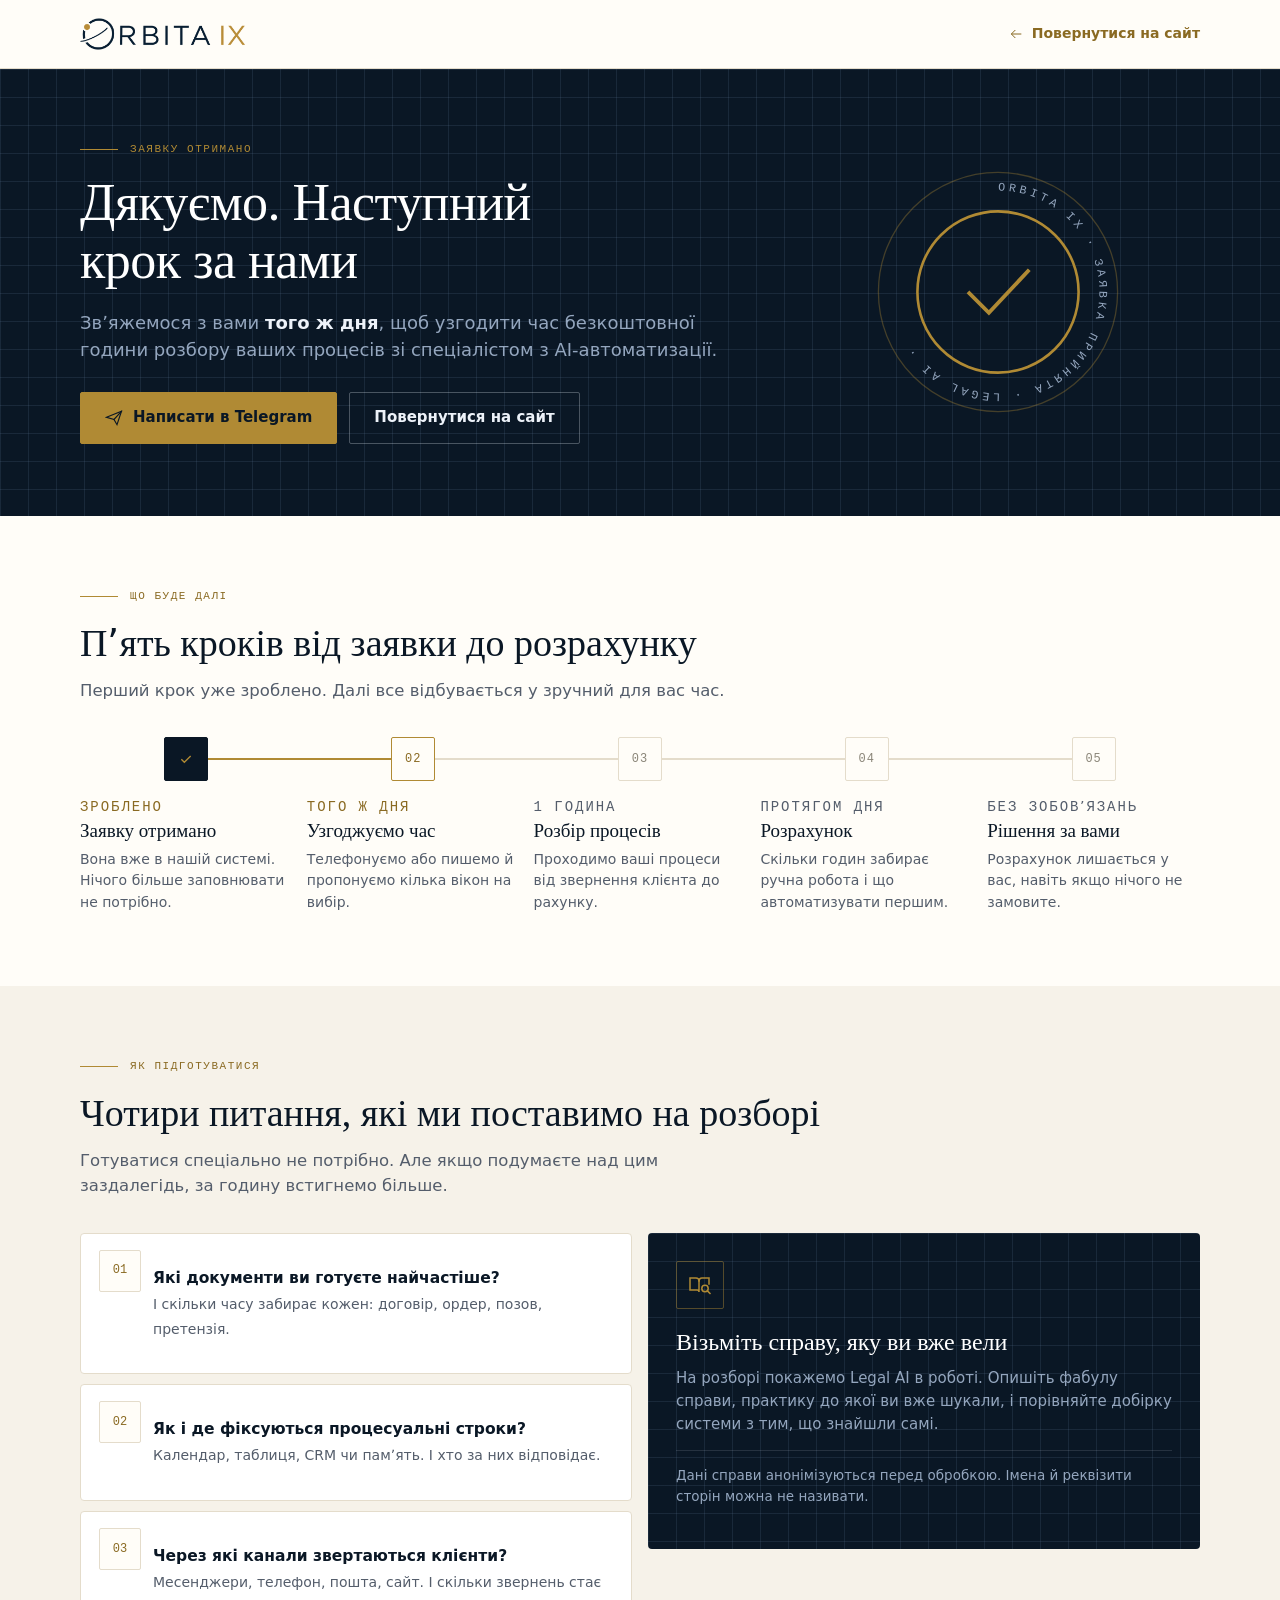
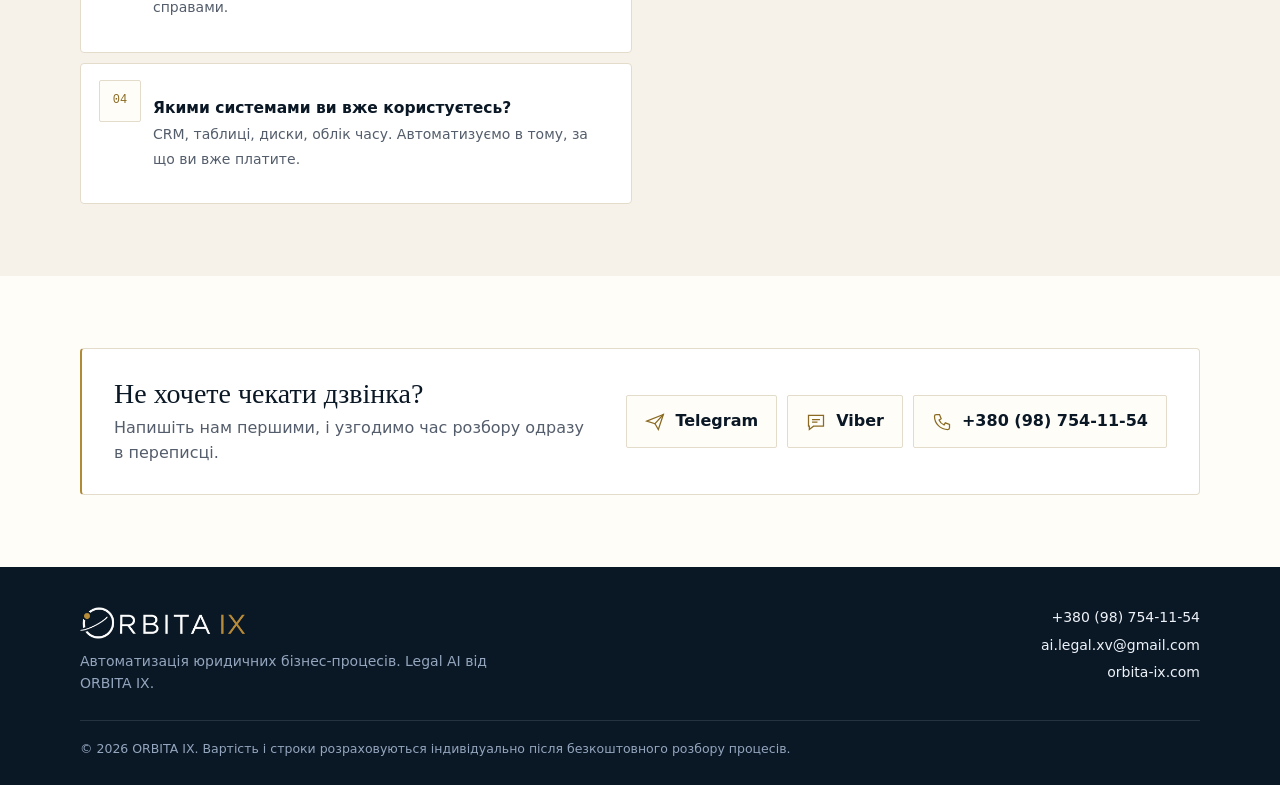
<file: public/thanks.html>
<!DOCTYPE html>
<html lang="uk">
<head>
<meta charset="UTF-8">
<meta name="viewport" content="width=device-width, initial-scale=1.0">
<title>Заявку отримано — ORBITA IX</title>
<meta name="robots" content="noindex, nofollow">
<meta name="theme-color" content="#0A1725">
<link rel="icon" type="image/png" href="img/favicon.png">
<link rel="apple-touch-icon" href="/apple-touch-icon.png">
<link rel="manifest" href="/site.webmanifest">
<meta name="apple-mobile-web-app-title" content="ORBITA IX">
<style>
:root{
  --navy:#0A1725;--navy2:#0E1F31;--brass:#B08A34;--brass2:#8A6A22;--tint:#F6F2E9;--line:#E4DCCB;
  --text:#0F1A2A;--muted:#545D6B;--muted2:#8A8578;--paper:#FFFDF8;--white:#FFFFFF;
  --on-navy:#EDF2F9;--on-navy-2:#94A6BE;--grid:rgba(160,195,245,.10);
  --serif:Georgia,'Iowan Old Style',Charter,'Times New Roman',serif;
  --sans:system-ui,-apple-system,'Segoe UI','Helvetica Neue',Arial,sans-serif;
  --mono:ui-monospace,'SF Mono','Cascadia Mono',Menlo,Consolas,monospace;
}
*{box-sizing:border-box}
[hidden]{display:none!important}
html{-webkit-text-size-adjust:100%}
body{margin:0;background:var(--paper);color:var(--text);font-family:var(--sans);line-height:1.55}
a{color:inherit;text-decoration:none}
.visually-hidden{position:absolute!important;width:1px!important;height:1px!important;padding:0!important;margin:-1px!important;overflow:hidden!important;clip:rect(0,0,0,0)!important;white-space:nowrap!important;border:0!important}
:focus-visible{outline:2px solid var(--brass);outline-offset:3px}
.container{width:min(1120px,calc(100% - 32px));margin:0 auto}
.kicker{display:flex;align-items:center;gap:12px;margin:0 0 16px;font-family:var(--mono);font-size:11px;letter-spacing:.14em;text-transform:uppercase;color:var(--brass2)}
.kicker::before{content:"";width:38px;height:1px;background:var(--brass)}
.btn{display:inline-flex;align-items:center;justify-content:center;gap:10px;max-width:100%;padding:15px 24px;border:1px solid var(--brass);border-radius:2px;background:var(--brass);color:var(--navy);font:700 15px/1.3 var(--sans);text-align:center;cursor:pointer;transition:background .2s,color .2s,border-color .2s}
.btn:hover{background:var(--brass2);border-color:var(--brass2);color:var(--paper)}
.btn.ghost{background:transparent;color:var(--on-navy);border-color:rgba(237,242,249,.28)}
.btn.ghost:hover{border-color:var(--brass);color:var(--brass);background:transparent}
.btn svg{flex:0 0 auto}

/* Шапка */
.header{border-bottom:1px solid var(--line);background:var(--paper)}
.header .container{display:flex;align-items:center;justify-content:space-between;gap:16px;padding:18px 0}
.logo img{display:block;height:32px;width:auto}
.back{font-size:14px;font-weight:600;color:var(--brass2);display:inline-flex;align-items:center;gap:8px}
.back:hover{color:var(--navy)}

/* Перший екран */
.hero{background:var(--navy);color:var(--on-navy);background-image:linear-gradient(var(--grid) 1px,transparent 1px),linear-gradient(90deg,var(--grid) 1px,transparent 1px);background-size:28px 28px}
.hero .container{display:grid;grid-template-columns:minmax(0,1.25fr) minmax(0,.75fr);gap:40px;align-items:center;padding:72px 0}
.hero .kicker{color:var(--brass)}
.hero h1{margin:0 0 18px;font-family:var(--serif);font-weight:400;font-size:clamp(32px,4.6vw,52px);line-height:1.12;letter-spacing:-.01em;color:#fff;max-width:18ch}
.hero-lead{margin:0 0 28px;font-size:18px;color:var(--on-navy-2);max-width:56ch}
.hero-lead b{color:var(--on-navy);font-weight:600}
.hero-actions{display:flex;flex-wrap:wrap;gap:12px}
.seal{justify-self:center;width:min(260px,100%)}
.seal svg{display:block;width:100%;height:auto;overflow:visible}
.seal .ring{fill:none;stroke:rgba(176,138,52,.35);stroke-width:1}
.seal .arc{fill:none;stroke:var(--brass);stroke-width:2;stroke-dasharray:1;stroke-dashoffset:1;animation:draw 1.4s .2s cubic-bezier(.3,.8,.2,1) forwards}
.seal .tick{fill:none;stroke:var(--brass);stroke-width:3;stroke-linecap:square;stroke-dasharray:1;stroke-dashoffset:1;animation:draw .6s 1.3s ease-out forwards}
.seal text{font-family:var(--mono);font-size:9px;letter-spacing:.3em;fill:var(--on-navy-2)}
@keyframes draw{to{stroke-dashoffset:0}}

/* Секції */
.section{padding:72px 0}
.section.tint{background:var(--tint)}
.section h2{margin:0 0 12px;font-family:var(--serif);font-weight:400;font-size:clamp(26px,3.4vw,38px);line-height:1.18;color:var(--navy)}
.section-sub{margin:0 0 34px;max-width:62ch;font-size:16.5px;color:var(--muted)}

/* Кроки */
.steps{list-style:none;margin:0;padding:0;display:grid;grid-template-columns:repeat(5,minmax(0,1fr));gap:14px;position:relative}
.steps::before{content:"";position:absolute;top:21px;left:10%;right:10%;height:2px;background:var(--line)}
.steps::after{content:"";position:absolute;top:21px;left:10%;width:0;height:2px;background:var(--brass);animation:grow 1s .6s ease forwards}
@keyframes grow{to{width:20%}}
.step{position:relative;z-index:1;display:flex;flex-direction:column}
.step-n{align-self:center;display:grid;place-items:center;width:44px;height:44px;margin-bottom:16px;border:1px solid var(--line);border-radius:2px;background:var(--paper);font-family:var(--mono);font-size:12px;letter-spacing:.08em;color:var(--muted2)}
.step.done .step-n{background:var(--navy);border-color:var(--navy);color:var(--brass)}
.step.next .step-n{border-color:var(--brass);color:var(--brass2)}
.step-k{margin:0 0 6px;font-family:var(--mono);font-size:11px;letter-spacing:.14em;text-transform:uppercase;color:var(--muted2)}
.step.done .step-k,.step.next .step-k{color:var(--brass2)}
.step h3{margin:0 0 6px;font-family:var(--serif);font-weight:400;font-size:19px;line-height:1.25;color:var(--navy)}
.step p{margin:0;font-size:14px;color:var(--muted)}

/* Підготовка */
.prep{display:grid;grid-template-columns:minmax(0,1fr) minmax(0,1fr);gap:16px;align-items:start}
.prep-list{list-style:none;margin:0;padding:0;display:grid;gap:10px;counter-reset:q}
.prep-list li{display:grid;grid-template-columns:40px minmax(0,1fr);gap:14px;align-items:start;padding:16px 18px;background:var(--white);border:1px solid var(--line);border-radius:4px;counter-increment:q;transition:border-color .25s}
.prep-list li:hover{border-color:var(--brass)}
.prep-list li::before{content:counter(q,decimal-leading-zero);display:grid;place-items:center;width:40px;height:40px;border:1px solid var(--line);border-radius:2px;background:var(--paper);font-family:var(--mono);font-size:12px;color:var(--brass2)}
.prep-list b{display:block;color:var(--navy);font-size:15.5px;margin-bottom:2px}
.prep-list span{font-size:14px;color:var(--muted)}
.case{display:flex;flex-direction:column;padding:28px;background:var(--navy);color:var(--on-navy-2);border-radius:4px;background-image:linear-gradient(var(--grid) 1px,transparent 1px),linear-gradient(90deg,var(--grid) 1px,transparent 1px);background-size:28px 28px}
.case .ic{width:48px;height:48px;padding:11px;border:1px solid rgba(176,138,52,.45);border-radius:2px;color:var(--brass);margin-bottom:18px}
.case h3{margin:0 0 10px;font-family:var(--serif);font-weight:400;font-size:24px;line-height:1.25;color:#fff}
.case p{margin:0 0 14px;font-size:15px}
.case .limit{margin-top:auto;padding-top:14px;border-top:1px solid rgba(237,242,249,.12);font-size:13.5px}

/* Звʼязок */
.contact{display:grid;grid-template-columns:minmax(0,1fr) auto;gap:20px 32px;align-items:center;padding:28px 32px;background:var(--white);border:1px solid var(--line);border-left:2px solid var(--brass);border-radius:4px}
.contact h2{font-size:clamp(22px,2.6vw,28px);margin-bottom:6px}
.contact p{margin:0;color:var(--muted)}
.channels{display:flex;flex-wrap:wrap;gap:10px}
.ch{display:inline-flex;align-items:center;gap:10px;padding:13px 18px;border:1px solid var(--line);border-radius:2px;background:var(--paper);font-weight:600;color:var(--navy);transition:border-color .2s,background .2s,color .2s}
.ch:hover{border-color:var(--navy);background:var(--navy);color:var(--paper)}
.ch .ic{width:20px;height:20px;color:var(--brass2)}
.ch:hover .ic{color:var(--brass)}

/* Підвал */
.footer{background:var(--navy);color:var(--on-navy-2);padding:40px 0 26px;font-size:14px}
.footer-grid{display:flex;flex-wrap:wrap;justify-content:space-between;gap:24px;align-items:flex-start}
.footer-grid img{display:block;height:32px;width:auto;margin-bottom:12px}
.footer-grid p{margin:0;max-width:420px}
.footer-contacts{display:grid;gap:6px;text-align:right}
.footer-contacts a{color:var(--on-navy)}
.footer-contacts a:hover{color:var(--brass)}
.footer-note{margin-top:26px;padding-top:18px;border-top:1px solid rgba(237,242,249,.12);font-size:12.5px}

/* Поява */
.js .rv{opacity:0;transform:translateY(14px);transition:opacity .6s ease,transform .6s ease;transition-delay:var(--d,0s)}
.js .rv.in{opacity:1;transform:none}

@media(max-width:900px){
  .hero .container{grid-template-columns:minmax(0,1fr);padding:52px 0;gap:28px}
  .seal{order:-1;justify-self:start;width:120px}
  .seal text{display:none}
  .steps{grid-template-columns:minmax(0,1fr);gap:20px}
  .steps::before{left:21px;right:auto;top:22px;bottom:22px;width:2px;height:auto}
  .steps::after{left:21px;top:22px;width:2px;height:0;animation:growv 1s .6s ease forwards}
  @keyframes growv{to{height:20%}}
  .step{display:grid;grid-template-columns:44px minmax(0,1fr);column-gap:16px}
  .step-n{grid-row:1/span 3;align-self:start;margin:0}
  .step > :not(.step-n){grid-column:2}
  .prep{grid-template-columns:minmax(0,1fr)}
  .contact{grid-template-columns:minmax(0,1fr);padding:22px}
  .section{padding:56px 0}
}
@media(max-width:560px){
  .back span{display:none}
  .hero-actions .btn,.ch{flex:1 1 100%;justify-content:center}
  .footer-contacts{text-align:left}
}
@media(prefers-reduced-motion:reduce){
  *,*::before,*::after{animation:none!important;transition:none!important}
  .seal .arc,.seal .tick{stroke-dashoffset:0}
  .steps::after{width:20%}
  .js .rv{opacity:1;transform:none}
}
@media(prefers-reduced-motion:reduce) and (max-width:900px){.steps::after{width:2px;height:20%}}
</style>
<script>document.documentElement.className += ' js';</script>
<!-- Meta Pixel Code -->
<script>
!function(f,b,e,v,n,t,s)
{if(f.fbq)return;n=f.fbq=function(){n.callMethod?
n.callMethod.apply(n,arguments):n.queue.push(arguments)};
if(!f._fbq)f._fbq=n;n.push=n;n.loaded=!0;n.version='2.0';
n.queue=[];t=b.createElement(e);t.async=!0;
t.src=v;s=b.getElementsByTagName(e)[0];
s.parentNode.insertBefore(t,s)}(window, document,'script',
'https://connect.facebook.net/en_US/fbevents.js');
fbq('init', '1553402640140650');
fbq('track', 'PageView');
</script>
<noscript><img height="1" width="1" style="display:none"
src="https://www.facebook.com/tr?id=1553402640140650&ev=PageView&noscript=1"
/></noscript>
<!-- End Meta Pixel Code -->
</head>
<body>

<header class="header">
  <div class="container">
    <a class="logo" href="index.html"><img src="img/orbita-ix-logo.png" alt="ORBITA IX" width="165" height="32"></a>
    <a class="back" href="index.html"><svg viewBox="0 0 24 24" width="16" height="16" fill="none" stroke="currentColor" stroke-width="1.5" aria-hidden="true"><path d="M20 12H5M11 6l-6 6 6 6"/></svg><span>Повернутися на сайт</span></a>
  </div>
</header>

<main>
  <section class="hero">
    <div class="container">
      <div>
        <p class="kicker">Заявку отримано</p>
        <h1>Дякуємо. Наступний крок за нами</h1>
        <p class="hero-lead">Звʼяжемося з вами <b>того ж дня</b>, щоб узгодити час безкоштовної години розбору ваших процесів зі спеціалістом з AI-автоматизації.</p>
        <div class="hero-actions">
          <a class="btn" href="https://t.me/ai_legal_practice_bot?start=thanks" target="_blank" rel="noopener">
            <svg viewBox="0 0 24 24" width="18" height="18" fill="none" stroke="currentColor" stroke-width="1.5" stroke-linecap="square" stroke-linejoin="miter" aria-hidden="true"><path d="M2 11 22 3l-6 18-4-7z"/><path d="M12 14 22 3"/></svg>
            Написати в Telegram
          </a>
          <a class="btn ghost" href="index.html">Повернутися на сайт</a>
        </div>
      </div>
      <div class="seal" aria-hidden="true">
        <svg viewBox="0 0 200 200">
          <defs><path id="sealPath" d="M100 22a78 78 0 1 1 0 156a78 78 0 1 1 0-156"/></defs>
          <circle class="ring" cx="100" cy="100" r="92"/>
          <circle class="ring" cx="100" cy="100" r="62"/>
          <circle class="arc" cx="100" cy="100" r="62" pathLength="1" transform="rotate(-90 100 100)"/>
          <path class="tick" d="M78 101l15 15 30-32" pathLength="1"/>
          <text><textPath href="#sealPath">ORBITA IX · ЗАЯВКА ПРИЙНЯТА · LEGAL AI ·</textPath></text>
        </svg>
      </div>
    </div>
  </section>

  <section class="section">
    <div class="container">
      <p class="kicker">Що буде далі</p>
      <h2>Пʼять кроків від заявки до розрахунку</h2>
      <p class="section-sub">Перший крок уже зроблено. Далі все відбувається у зручний для вас час.</p>
      <ol class="steps">
        <li class="step done rv"><span class="step-n" aria-hidden="true"><svg viewBox="0 0 24 24" width="16" height="16" fill="none" stroke="currentColor" stroke-width="2" aria-hidden="true"><path d="M5 12.5l4.5 4.5L19 7.5"/></svg></span><p class="step-k">Зроблено</p><h3>Заявку отримано</h3><p>Вона вже в нашій системі. Нічого більше заповнювати не потрібно.</p></li>
        <li class="step next rv"><span class="step-n" aria-hidden="true">02</span><p class="step-k">Того ж дня</p><h3>Узгоджуємо час</h3><p>Телефонуємо або пишемо й пропонуємо кілька вікон на вибір.</p></li>
        <li class="step rv"><span class="step-n" aria-hidden="true">03</span><p class="step-k">1 година</p><h3>Розбір процесів</h3><p>Проходимо ваші процеси від звернення клієнта до рахунку.</p></li>
        <li class="step rv"><span class="step-n" aria-hidden="true">04</span><p class="step-k">Протягом дня</p><h3>Розрахунок</h3><p>Скільки годин забирає ручна робота і що автоматизувати першим.</p></li>
        <li class="step rv"><span class="step-n" aria-hidden="true">05</span><p class="step-k">Без зобовʼязань</p><h3>Рішення за вами</h3><p>Розрахунок лишається у вас, навіть якщо нічого не замовите.</p></li>
      </ol>
    </div>
  </section>

  <section class="section tint">
    <div class="container">
      <p class="kicker">Як підготуватися</p>
      <h2>Чотири питання, які ми поставимо на розборі</h2>
      <p class="section-sub">Готуватися спеціально не потрібно. Але якщо подумаєте над цим заздалегідь, за годину встигнемо більше.</p>
      <div class="prep">
        <ol class="prep-list">
          <li class="rv"><p><b>Які документи ви готуєте найчастіше?</b><span>І скільки часу забирає кожен: договір, ордер, позов, претензія.</span></p></li>
          <li class="rv"><p><b>Як і де фіксуються процесуальні строки?</b><span>Календар, таблиця, CRM чи памʼять. І хто за них відповідає.</span></p></li>
          <li class="rv"><p><b>Через які канали звертаються клієнти?</b><span>Месенджери, телефон, пошта, сайт. І скільки звернень стає справами.</span></p></li>
          <li class="rv"><p><b>Якими системами ви вже користуєтесь?</b><span>CRM, таблиці, диски, облік часу. Автоматизуємо в тому, за що ви вже платите.</span></p></li>
        </ol>
        <div class="case rv">
          <svg class="ic" viewBox="0 0 24 24" fill="none" stroke="currentColor" stroke-width="1.5" stroke-linecap="square" stroke-linejoin="miter" aria-hidden="true"><path d="M2 5h6a3 3 0 0 1 3 3v11a2 2 0 0 0-2-2H2z"/><path d="M11 8a3 3 0 0 1 3-3h7v6"/><circle cx="17" cy="15.5" r="3.2"/><path d="M19.4 17.9 22 20.5"/></svg>
          <h3>Візьміть справу, яку ви вже вели</h3>
          <p>На розборі покажемо Legal AI в роботі. Опишіть фабулу справи, практику до якої ви вже шукали, і порівняйте добірку системи з тим, що знайшли самі.</p>
          <p class="limit">Дані справи анонімізуються перед обробкою. Імена й реквізити сторін можна не називати.</p>
        </div>
      </div>
    </div>
  </section>

  <section class="section">
    <div class="container">
      <div class="contact rv">
        <div>
          <h2>Не хочете чекати дзвінка?</h2>
          <p>Напишіть нам першими, і узгодимо час розбору одразу в переписці.</p>
        </div>
        <div class="channels">
          <a class="ch" href="https://t.me/ai_legal_practice_bot?start=thanks" target="_blank" rel="noopener"><svg class="ic" viewBox="0 0 24 24" fill="none" stroke="currentColor" stroke-width="1.5" stroke-linecap="square" stroke-linejoin="miter" aria-hidden="true"><path d="M2 11 22 3l-6 18-4-7z"/><path d="M12 14 22 3"/></svg>Telegram</a>
          <a class="ch" href="viber://chat?number=%2B380987541154"><svg class="ic" viewBox="0 0 24 24" fill="none" stroke="currentColor" stroke-width="1.5" stroke-linecap="square" stroke-linejoin="miter" aria-hidden="true"><path d="M3 4h18v13H9l-5 4v-4H3z"/><path d="M8 9h8M8 12h5"/></svg>Viber</a>
          <a class="ch" href="tel:+380987541154"><svg class="ic" viewBox="0 0 24 24" fill="none" stroke="currentColor" stroke-width="1.5" stroke-linecap="square" stroke-linejoin="miter" aria-hidden="true"><path d="M5 3h4l2 5-2.5 1.5a11 11 0 0 0 6 6L16 13l5 2v4a2 2 0 0 1-2 2A16 16 0 0 1 3 5a2 2 0 0 1 2-2z"/></svg>+380 (98) 754-11-54</a>
        </div>
      </div>
    </div>
  </section>
</main>

<footer class="footer">
  <div class="container footer-grid">
    <div>
      <img src="img/orbita-ix-logo-inverse.png" alt="ORBITA IX" width="165" height="32">
      <p>Автоматизація юридичних бізнес-процесів. Legal AI від ORBITA IX.</p>
    </div>
    <div class="footer-contacts">
      <a href="tel:+380987541154">+380 (98) 754-11-54</a>
      <a href="mailto:ai.legal.xv@gmail.com">ai.legal.xv@gmail.com</a>
      <a href="https://orbita-ix.com/" target="_blank" rel="noopener">orbita-ix.com</a>
    </div>
  </div>
  <div class="container footer-note">© 2026 ORBITA IX. Вартість і строки розраховуються індивідуально після безкоштовного розбору процесів.</div>
</footer>

<script>
(function () {
  window.dataLayer = window.dataLayer || [];
  window.dataLayer.push({ event: 'thank_you_view', page_type: 'thanks' });
  var els = document.querySelectorAll('.rv');
  var groups = new Map();
  els.forEach(function (el) { var p = el.parentElement, i = groups.get(p) || 0; groups.set(p, i + 1); el.style.setProperty('--d', Math.min(i, 5) * 0.08 + 's'); });
  if (window.matchMedia('(prefers-reduced-motion: reduce)').matches || !('IntersectionObserver' in window)) {
    els.forEach(function (el) { el.classList.add('in'); }); return;
  }
  var io = new IntersectionObserver(function (en) {
    en.forEach(function (e) { if (e.isIntersecting) { e.target.classList.add('in'); io.unobserve(e.target); } });
  }, { threshold: 0.12, rootMargin: '0px 0px -6% 0px' });
  els.forEach(function (el) { io.observe(el); });
})();
</script>
</body>
</html>
</file>
<file: public/style.css>
:root{
  /* ORBITA IX — фірмові кольори (брендбук v1.0) */
  --navy:#0A1725;
  --navy2:#0E1F31;
  --blue:#B08A34;        /* латунь — акцент і кнопки */
  --blue2:#8A6A22;       /* латунь темна — службові написи на світлому */
  --ice:#F6F2E9;         /* тінт */
  --text:#0F1A2A;
  --muted:#545D6B;
  --muted2:#8A8578;
  --line:#E4DCCB;
  --white:#FFFFFF;
  --paper:#FFFDF8;
  --green:#8A6A22;
  --link:#0E4B8C;
  --on-navy:#EDF2F9;
  --on-navy-2:#94A6BE;
  --grid:rgba(160,195,245,.10);
  --shadow:none;
  --serif:Georgia,'Iowan Old Style',Charter,'Times New Roman',serif;
  --sans:system-ui,-apple-system,'Segoe UI','Helvetica Neue',Arial,sans-serif;
  --mono:ui-monospace,'SF Mono','Cascadia Mono',Menlo,Consolas,monospace;
}
*{box-sizing:border-box}
html{scroll-behavior:smooth}
body{margin:0;color:var(--text);font-family:var(--sans);background:#fff;line-height:1.55}
a{text-decoration:none;color:inherit}
.visually-hidden{position:absolute!important;width:1px!important;height:1px!important;padding:0!important;margin:-1px!important;overflow:hidden!important;clip:rect(0,0,0,0)!important;white-space:nowrap!important;border:0!important}
:focus-visible{outline:3px solid var(--blue);outline-offset:3px}
.container{width:min(1120px,calc(100% - 40px));margin:auto}

/* Header */
.header{position:relative;background:#fff;border-bottom:1px solid var(--line)}
.header .container{height:72px;display:flex;align-items:center;justify-content:space-between;gap:20px}
.logo{font-weight:850;letter-spacing:-.04em;font-size:20px;color:var(--navy)}
.logo span{color:var(--blue)}

/* Buttons */
.btn{display:inline-flex;align-items:center;justify-content:center;gap:9px;background:var(--blue);color:#fff;font-weight:800;border-radius:10px;padding:15px 23px;border:0;cursor:pointer;transition:background .2s,transform .2s;font:inherit;font-weight:800;text-align:center}
.btn:hover{background:var(--blue2);transform:translateY(-1px)}
.btn.dark{background:var(--navy)}
.btn.dark:hover{background:var(--navy2)}
.btn.large{padding:18px 28px;font-size:16px}
.btn.block{width:100%}

/* Hero */
.hero{background:linear-gradient(180deg,var(--ice) 0%,#fff 78%);padding:76px 0 72px}
.hero-grid{display:grid;grid-template-columns:minmax(0,1.05fr) minmax(0,.95fr);gap:55px;align-items:center}
.eyebrow{display:inline-flex;align-items:center;border:1px solid #E4DCCB;background:#fff;color:var(--blue2);font-size:13px;font-weight:750;padding:8px 14px;border-radius:999px;margin-bottom:20px}
h1{font-family:var(--serif);font-size:clamp(40px,5.1vw,66px);line-height:1.04;letter-spacing:-.04em;margin:0 0 22px;color:var(--navy)}
.hero-lead{font-size:19px;line-height:1.55;color:var(--muted);max-width:620px;margin:0 0 27px}
.hero-note{font-size:14px;color:var(--muted);margin-top:13px}
.offer-card{background:#fff;border:1px solid var(--line);border-radius:22px;padding:32px;box-shadow:var(--shadow);position:relative}
.offer-badge{position:absolute;top:-13px;left:25px;background:var(--green);color:#fff;font-size:12px;font-weight:800;padding:6px 11px;border-radius:6px}
.offer-card h2{font-family:var(--serif);font-size:30px;line-height:1.12;margin:6px 0 12px;color:var(--navy)}
.offer-card p{color:var(--muted);margin:0 0 20px}
.offer-card .keep-note:last-child{margin-bottom:0}
.keep-note{background:#F6F2E9;border:1px solid #E4DCCB;color:#0F1A2A;border-radius:12px;padding:13px 15px;font-size:14px;font-weight:650;margin:0 0 22px}
.checks{display:grid;gap:11px;margin:0 0 22px;padding:0;list-style:none}
.checks li{display:flex;gap:10px;align-items:flex-start;font-size:15px}
.check{flex:0 0 21px;width:21px;height:21px;border-radius:50%;background:var(--ice);color:var(--blue2);display:grid;place-items:center;font-size:12px;font-weight:900;margin-top:1px}

/* Sections */
.section{padding:82px 0;border-bottom:1px solid var(--line)}
.section.tint{background:var(--ice)}
.kicker{text-align:center;text-transform:uppercase;letter-spacing:.09em;font-size:11px;font-weight:850;color:var(--blue2);margin-bottom:10px}
h2.section-title{font-family:var(--serif);font-size:clamp(30px,4vw,46px);line-height:1.1;letter-spacing:-.03em;text-align:center;margin:0 auto 15px;color:var(--navy);max-width:820px}
.section-sub{text-align:center;color:var(--muted);max-width:700px;margin:0 auto 38px;font-size:17px}
.card{border:1px solid var(--line);border-radius:16px;background:#fff;padding:26px}
.card h3{font-size:19px;line-height:1.25;margin:0 0 9px;color:var(--navy)}
.card p{font-size:15px;color:var(--muted);margin:0}

/* Pains */
.problem-grid{display:grid;grid-template-columns:repeat(3,minmax(0,1fr));gap:18px}

/* Audience paths */
.paths{display:grid;grid-template-columns:repeat(2,minmax(0,1fr));gap:20px}
.path{background:#fff;border:1px solid var(--line);border-radius:18px;padding:30px;display:flex;flex-direction:column}
.path h3{font-family:var(--serif);font-size:26px;line-height:1.15;margin:0 0 12px;color:var(--navy)}
.path p{color:var(--muted);margin:0 0 22px;flex:1}

/* Demo flow */
.demo-grid{display:grid;grid-template-columns:minmax(0,1.15fr) minmax(0,.85fr);gap:44px;align-items:center}
.flow{background:#fff;border:1px solid var(--line);border-radius:20px;padding:22px;box-shadow:var(--shadow)}
.flow-steps{list-style:none;margin:0 0 18px;padding:0;display:grid;grid-template-columns:repeat(4,minmax(0,1fr));gap:6px;position:relative}
.flow-steps button{width:100%;background:none;border:0;padding:0;cursor:pointer;font:inherit;color:var(--muted);text-align:center}
.flow-dot{display:grid;place-items:center;width:34px;height:34px;margin:0 auto 7px;border-radius:50%;background:var(--ice);color:var(--blue2);font-weight:850;font-size:14px;border:2px solid transparent;transition:background .3s,color .3s,border-color .3s}
.flow-name{display:block;font-size:13px;font-weight:700;line-height:1.25}
.flow-steps li.done .flow-dot{background:#F6F2E9;color:var(--green)}
.flow-steps li.on .flow-dot{background:var(--blue);color:#fff;border-color:#E4DCCB}
.flow-steps li.on .flow-name{color:var(--navy)}
.flow-bar{height:3px;background:var(--line);border-radius:3px;overflow:hidden;margin-bottom:16px}
.flow-bar span{display:block;height:100%;width:25%;background:var(--blue);transition:width .5s ease}
.flow-screen{position:relative;min-height:345px;background:#F6F2E9;border:1px solid var(--line);border-radius:14px;overflow:hidden}
.panel{position:absolute;inset:0;padding:20px;opacity:0;transform:translateY(8px);transition:opacity .45s,transform .45s;pointer-events:none}
.panel.on{opacity:1;transform:none;pointer-events:auto}
.panel-head{display:flex;justify-content:space-between;gap:10px;font-size:12px;color:var(--muted);margin-bottom:14px}
.panel-head b{color:var(--navy);font-size:13px}
.bubble{background:#fff;border:1px solid var(--line);border-radius:14px 14px 14px 4px;padding:13px 15px;font-size:14px;max-width:88%}
.bubble.bot{margin:10px 0 0 auto;border-radius:14px 14px 4px 14px;background:#F6F2E9;border-color:#E4DCCB;max-width:78%}
.rows{display:grid;gap:0;background:#fff;border:1px solid var(--line);border-radius:12px;overflow:hidden}
.rows div{display:grid;grid-template-columns:minmax(0,.8fr) minmax(0,1.4fr);gap:10px;padding:9px 13px;font-size:13.5px;border-bottom:1px solid var(--line)}
.rows div:last-child{border-bottom:0}
.rows dt,.rows span:first-child{color:var(--muted)}
.doc{background:#fff;border:1px solid var(--line);border-radius:12px;padding:16px 18px}
.doc h4{font-family:var(--serif);font-size:17px;margin:0 0 10px;color:var(--navy);text-align:center}
.doc p{font-size:13px;margin:0 0 7px}
.doc mark{background:#F6F2E9;color:var(--navy);padding:1px 4px;border-radius:4px}
.skel{height:7px;background:var(--line);border-radius:4px;margin:8px 0}
.status{display:inline-flex;align-items:center;gap:7px;margin-top:13px;font-size:12.5px;font-weight:700;color:var(--green);background:#F6F2E9;border-radius:999px;padding:6px 11px}
.status:before{content:"";width:7px;height:7px;border-radius:50%;background:currentColor}
.status.wait{color:#8A6A22;background:#F6F2E9}
.sum{display:flex;justify-content:space-between;font-weight:800;color:var(--navy);padding:11px 13px;background:var(--ice);font-size:14px}
.demo-text h2{font-family:var(--serif);font-size:clamp(30px,3.6vw,42px);line-height:1.1;letter-spacing:-.03em;margin:0 0 16px;color:var(--navy)}
.demo-text p{color:var(--muted);font-size:17px;margin:0 0 14px}
.demo-text .kicker{text-align:left}
.example-label{font-size:12px;color:var(--muted);margin:0 0 10px}

/* Included (merged) */
.included{display:grid;grid-template-columns:repeat(2,minmax(0,1fr));gap:20px}
.inc-col{background:#fff;border:1px solid var(--line);border-radius:18px;padding:28px}
.inc-col h3{font-family:var(--serif);font-size:24px;margin:0 0 16px;color:var(--navy)}
.inc-list{list-style:none;margin:0;padding:0;display:grid;gap:14px}
.inc-list b{display:block;font-size:15.5px}
.inc-list span{font-size:14px;color:var(--muted)}

/* Steps */
.steps{display:grid;grid-template-columns:repeat(4,minmax(0,1fr));gap:18px;margin-top:40px}
.step-number{width:36px;height:36px;border-radius:50%;background:var(--blue);color:#fff;display:grid;place-items:center;font-weight:850;margin-bottom:15px}
.step h3{margin:0 0 7px;font-size:17px;color:var(--navy)}
.step p{margin:0;color:var(--muted);font-size:15px}

/* Packages */
.packages{display:grid;grid-template-columns:repeat(3,minmax(0,1fr));gap:18px;margin-top:35px}
.package{border:1px solid var(--line);border-radius:18px;padding:28px;background:#fff;display:flex;flex-direction:column}
.package.featured{border:2px solid var(--blue);box-shadow:var(--shadow)}
.tag{font-size:12px;color:var(--blue2);font-weight:800}
.package h3{font-family:var(--serif);font-size:27px;margin:6px 0 8px;color:var(--navy)}
.package > p{font-size:15px;color:var(--muted);margin:0 0 14px}
.fit{background:var(--ice);border-radius:10px;padding:12px 14px;font-size:14px;margin-bottom:14px}
.fit b{display:block;font-size:12px;color:var(--blue2);margin-bottom:3px}
.package ul{padding-left:18px;color:var(--muted);font-size:14.5px;line-height:1.85;margin:0 0 18px;flex:1}
.price{font-family:var(--serif);font-size:24px;color:var(--navy);margin:0 0 16px}
.price small{display:block;font-family:var(--sans);font-size:12px;color:var(--muted)}
.terms-note{max-width:760px;margin:30px auto 0;text-align:center;font-size:16px;color:var(--text);background:#fff;border:1px dashed #E4DCCB;border-radius:14px;padding:16px 20px}

/* Confidentiality */
.conf-grid{display:grid;grid-template-columns:repeat(3,minmax(0,1fr));gap:18px}
.conf-grid .card{border-top:4px solid var(--navy)}

.conf-strip{list-style:none;margin:18px 0 0;padding:16px 20px;display:grid;grid-template-columns:repeat(3,minmax(0,1fr));gap:16px 24px;border:1px solid var(--line);border-radius:4px;background:var(--ice)}
.conf-strip li{display:grid;grid-template-columns:40px minmax(0,1fr);gap:12px;align-items:start}
.conf-strip p{margin:0;font-size:13.5px;line-height:1.5;color:var(--muted)}
.conf-strip b{display:block;font-size:14.5px;color:var(--navy)}
@media(max-width:900px){.conf-strip{grid-template-columns:minmax(0,1fr)}}
@media(min-width:901px) and (max-width:1100px){.conf-grid{grid-template-columns:repeat(2,minmax(0,1fr))}}
/* Trust */
.trust-grid{display:grid;grid-template-columns:minmax(0,1fr) minmax(0,1fr);gap:20px}
.product-card{background:var(--navy);color:#fff;border-radius:18px;padding:32px}
.product-card .logo{color:#fff;font-size:26px;display:block;margin-bottom:14px}
.product-card p{color:#94A6BE;margin:0 0 14px}
.product-card ul{margin:0;padding-left:18px;color:#fff;line-height:1.9}
.how-card{background:#fff;border:1px solid var(--line);border-radius:18px;padding:32px}
.how-card h3{font-family:var(--serif);font-size:24px;margin:0 0 16px;color:var(--navy)}

/* Big offer + calculator */
.big-offer{background:var(--navy);color:#fff;border-radius:24px;padding:44px}
.offer-top{display:grid;grid-template-columns:minmax(0,1.1fr) minmax(0,.9fr);gap:40px;align-items:start;margin-bottom:40px}
.big-offer h2{font-family:var(--serif);font-size:40px;line-height:1.07;letter-spacing:-.03em;margin:0 0 14px}
.big-offer p{color:#94A6BE;margin:0 0 18px}
.big-offer .checks li{color:#fff}
.big-offer .check{background:rgba(176,138,52,.15);color:#B08A34}
.big-offer .keep-note{background:rgba(176,138,52,.14);border-color:rgba(176,138,52,.4);color:#EDF2F9}
.field{display:grid;gap:6px;margin-bottom:14px}
.field label{font-size:14px;font-weight:650}

/* FAQ */
.faq{max-width:820px;margin:30px auto 0}
details{border-bottom:1px solid var(--line);padding:18px 0}
summary{cursor:pointer;font-weight:800;list-style:none;display:flex;justify-content:space-between;gap:20px}
summary::-webkit-details-marker{display:none}
summary:after{content:"+";color:var(--blue);font-size:22px;line-height:1}
details[open] summary:after{content:"−"}
details p{color:var(--muted);font-size:15px;margin:13px 0 0;max-width:720px}

/* Contact */
.final{background:var(--navy2);color:#fff;padding:82px 0}
.final-grid{display:grid;grid-template-columns:minmax(0,.9fr) minmax(0,1.1fr);gap:48px;align-items:start}
.final h2{font-family:var(--serif);font-size:clamp(32px,4.4vw,48px);line-height:1.07;margin:0 0 16px}
.final-lead{color:#94A6BE;margin:0 0 26px;font-size:17px}
.channels{display:grid;gap:12px}
.channel{display:flex;align-items:center;gap:14px;padding:15px 18px;border-radius:12px;border:1px solid rgba(255,255,255,.16);background:rgba(255,255,255,.04);transition:background .2s}
.channel:hover{background:rgba(255,255,255,.09)}
.channel svg{flex:0 0 28px}
.channel b{display:block}
.channel span{font-size:13px;color:#94A6BE}
.or{font-size:13px;color:#94A6BE;margin:18px 0 0}
.form{background:#fff;color:var(--text);border-radius:20px;padding:30px}
.form h3{font-family:var(--serif);font-size:26px;margin:0 0 4px;color:var(--navy)}
.form .sub{font-size:14px;color:var(--muted);margin:0 0 20px}
.form .field label{color:var(--navy)}
.form input,.form textarea{width:100%;padding:13px 14px;border:1px solid var(--line);border-radius:10px;font:inherit;font-size:16px;color:var(--text);background:#fff}
.form textarea{min-height:84px;resize:vertical}
.seg{display:grid;grid-template-columns:repeat(2,minmax(0,1fr));gap:8px}
.seg label{display:block;cursor:pointer}
.seg span{display:block;text-align:center;padding:12px 10px;border:1px solid var(--line);border-radius:10px;font-size:14px;font-weight:700;color:var(--muted);transition:.2s}
.seg input:checked + span{border-color:var(--blue);background:var(--ice);color:var(--navy)}
.seg input:focus-visible + span{outline:3px solid var(--blue);outline-offset:2px}
.field[hidden]{display:none}
.form .legal{font-size:12px;color:var(--muted);margin:12px 0 0;text-align:center}
.form-msg{margin-top:14px;padding:13px 15px;border-radius:10px;font-size:14px;font-weight:650}
.form-msg[hidden]{display:none}
.form-msg.ok{background:#F6F2E9;color:#0F1A2A}
.form-msg.err{background:#fdecec;color:#9b1c1c}
.footer{background:#0A1725;color:#94A6BE;text-align:center;padding:25px;font-size:12px}

@media(max-width:900px){
 .hero-grid,.big-offer,.demo-grid,.final-grid,.trust-grid{grid-template-columns:minmax(0,1fr)}
 .problem-grid,.packages,.conf-grid{grid-template-columns:minmax(0,1fr)}
 .paths,.included{grid-template-columns:minmax(0,1fr)}
 .steps{grid-template-columns:repeat(2,minmax(0,1fr))}
}
@media(max-width:560px){
 .container{width:min(100% - 28px,1120px)}
 .header .container{height:62px}
 .hero{padding:48px 0}
 h1{font-size:40px}
 .offer-card,.form,.path,.inc-col,.product-card,.how-card{padding:22px}
 .section{padding:60px 0}
 .steps{grid-template-columns:minmax(0,1fr)}
 .big-offer{padding:24px}
 .big-offer h2{font-size:32px}
 .flow{padding:14px}
 .flow-name{font-size:11.5px}
 .flow-screen{min-height:400px}
 .panel{padding:14px}
}

/* ---------- Скріни кроків ---------- */
.flow-screen{min-height:0;aspect-ratio:16/10;background:var(--paper)}
.flow-screen img.panel{padding:0;width:100%;height:100%;object-fit:contain}

/* ---------- Відео-бабл ---------- */
.vbubble{position:fixed;left:20px;bottom:20px;z-index:60}
.vbubble[hidden]{display:none}
.vbubble-frame{display:block;width:118px;height:118px;padding:0;border:3px solid #fff;border-radius:50%;overflow:hidden;background:var(--navy);box-shadow:0 12px 34px rgba(18,36,58,.32);cursor:pointer;transition:width .3s ease,height .3s ease,border-radius .3s ease}
.vbubble-frame video{width:100%;height:100%;object-fit:cover;display:block}
.vbubble-frame:hover{transform:scale(1.04)}
.vbubble-close{position:absolute;top:-6px;right:-6px;z-index:2;width:28px;height:28px;border-radius:50%;border:0;background:var(--navy);color:#fff;font-size:18px;line-height:1;cursor:pointer}
.vbubble-sound{position:absolute;left:50%;top:14px;transform:translateX(-50%);z-index:2;border:0;border-radius:999px;background:rgba(255,255,255,.92);color:var(--navy);font:700 13px var(--sans);padding:8px 14px;cursor:pointer;white-space:nowrap}
.vbubble.open .vbubble-frame{width:min(320px,calc(100vw - 40px));height:min(568px,calc(100vh - 120px));border-radius:20px;cursor:default}
.vbubble.open .vbubble-frame:hover{transform:none}

/* ---------- Блок продукту ---------- */
.scale{display:flex;flex-wrap:wrap;align-items:baseline;gap:8px 18px;justify-content:center;text-align:center;margin:0 auto 34px;max-width:860px}
.scale-num{font-family:var(--serif);font-size:clamp(34px,5vw,56px);line-height:1.05;color:var(--navy);letter-spacing:-.02em}
.scale p{margin:0;color:var(--muted);font-size:17px}
.bases,.diff{display:grid;grid-template-columns:repeat(2,minmax(0,1fr));gap:18px;margin-bottom:18px}
.base-card{background:#fff;border:1px solid var(--line);border-radius:16px;padding:26px}
.base-card h3,.diff-card h3{font-size:19px;margin:0 0 9px;color:var(--navy)}
.base-card p,.diff-card p{margin:0;color:var(--muted);font-size:15px}
.diff-card{background:var(--navy);border-radius:16px;padding:28px}
.diff-card h3{color:#fff}
.diff-card p{color:#94A6BE}
.diff-card .diff-hook{font-family:var(--serif);font-size:20px;line-height:1.3;color:#B08A34;margin:0 0 14px}
.product-how{display:grid;grid-template-columns:minmax(0,1.1fr) minmax(0,.9fr);gap:18px;margin:0 0 18px}
.product-how > div:first-child{background:#fff;border:1px solid var(--line);border-radius:16px;padding:28px}
.product-how h3{font-family:var(--serif);font-size:24px;margin:0 0 14px;color:var(--navy)}
.p-steps{margin:0;padding-left:22px;display:grid;gap:10px;color:var(--text);font-size:15.5px}
.p-steps li::marker{color:var(--blue2);font-weight:800}
.anon{margin:16px 0 0;font-size:14px;color:var(--green);font-weight:650}
.challenge{background:#fff;border:2px solid var(--blue);border-radius:16px;padding:28px;display:flex;flex-direction:column}
.challenge .contrast{font-family:var(--serif);font-size:21px;line-height:1.3;color:var(--navy);margin:0 0 16px;padding-bottom:16px;border-bottom:1px solid var(--line)}
.challenge p{color:var(--muted);margin:0 0 14px}
.facts{list-style:none;margin:0 0 20px;padding:0;display:flex;flex-wrap:wrap;gap:8px}
.facts li{background:var(--ice);color:var(--blue2);font-size:13px;font-weight:700;border-radius:999px;padding:6px 12px}
.challenge .btn{margin-top:auto}
.how-wide{margin-top:0}

@media(max-width:900px){
  .bases,.diff,.product-how{grid-template-columns:minmax(0,1fr)}
}
@media(max-width:560px){
  .vbubble{left:14px;bottom:14px}
  .vbubble-frame{width:92px;height:92px}
  .base-card,.diff-card,.challenge,.product-how > div:first-child{padding:22px}
}
/* ---------- Як побудована робота з нами ---------- */
.principles{list-style:none;margin:0 0 20px;padding:0;display:grid;grid-template-columns:repeat(3,minmax(0,1fr));gap:20px;position:relative;counter-reset:pr}
.principles::before{content:"";position:absolute;top:44px;left:16%;right:16%;height:2px;background:repeating-linear-gradient(90deg,var(--blue) 0 10px,transparent 10px 18px);opacity:.45;z-index:0}
.principle{position:relative;z-index:1;background:#fff;border:1px solid var(--line);border-radius:18px;padding:26px 24px 24px;display:flex;flex-direction:column;counter-increment:pr}
.principle::after{content:counter(pr);position:absolute;top:18px;right:20px;font-family:var(--serif);font-size:44px;line-height:1;color:var(--ice);font-weight:700}
.pr-icon{width:64px;height:64px;border-radius:50%;background:var(--ice);color:var(--blue2);display:grid;place-items:center;margin-bottom:18px;box-shadow:0 0 0 6px #fff}
.pr-icon svg{width:34px;height:34px}
.principle h3{font-size:19px;margin:0 0 8px;color:var(--navy)}
.principle p{margin:0 0 18px;color:var(--muted);font-size:15px;flex:1}
.pr-visual{margin:0;padding:14px;border-radius:12px;background:#F6F2E9;border:1px dashed var(--line)}
.pr-order{display:flex;align-items:center;gap:8px;font-size:13px;font-weight:700}
.pr-order span{padding:6px 10px;border-radius:999px;background:#fff;border:1px solid var(--line);color:var(--muted);white-space:nowrap}
.pr-order span.on{background:var(--blue);border-color:var(--blue);color:#fff}
.pr-order i{flex:1;height:2px;background:var(--line);position:relative;min-width:16px}
.pr-order i::after{content:"";position:absolute;right:-1px;top:-4px;border:5px solid transparent;border-left-color:var(--line)}
.pr-terms{list-style:none;display:flex;flex-wrap:wrap;gap:8px}
.pr-terms li{font-size:13px;font-weight:700;color:var(--green);background:#F6F2E9;border-radius:999px;padding:6px 11px 6px 9px}
.pr-terms li::before{content:"✓ "}
.pr-dots{display:flex;align-items:center;gap:10px}
.pr-dots span{width:14px;height:14px;border-radius:50%;border:2px solid var(--line);background:#fff}
.pr-dots span.on{width:20px;height:20px;background:var(--blue);border-color:var(--blue);box-shadow:0 0 0 5px rgba(176,138,52,.18)}
.decision{display:grid;grid-template-columns:minmax(0,.9fr) minmax(0,1.1fr);gap:28px;align-items:center;background:var(--navy);border-radius:20px;padding:30px 34px}
.decision-text h3{font-family:var(--serif);font-size:26px;margin:0 0 10px;color:#fff}
.decision-text p{margin:0;color:#94A6BE}
.decision-flow{display:grid;grid-template-columns:minmax(0,1fr) 64px minmax(0,1fr);align-items:center;gap:6px}
.df-node{background:rgba(255,255,255,.06);border:1px solid rgba(255,255,255,.14);border-radius:14px;padding:16px;text-align:center;color:#B08A34}
.df-node svg{width:34px;height:34px;margin:0 auto 8px}
.df-node b{display:block;color:#fff;font-size:15px}
.df-node span{display:block;font-size:13px;color:#94A6BE;margin-top:2px}
.df-node.lawyer{background:rgba(176,138,52,.14);border-color:rgba(176,138,52,.45);color:#B08A34}
.df-arrow{height:2px;background:linear-gradient(90deg,#B08A34,#B08A34);position:relative}
.df-arrow::after{content:"";position:absolute;right:-2px;top:-5px;border:6px solid transparent;border-left-color:#B08A34}
@media(max-width:900px){
  .principles{grid-template-columns:minmax(0,1fr)}
  .principles::before{top:30px;bottom:30px;left:55px;right:auto;width:2px;height:auto;background:repeating-linear-gradient(180deg,var(--blue) 0 10px,transparent 10px 18px)}
  .decision{grid-template-columns:minmax(0,1fr)}
}
@media(max-width:560px){
  .decision{padding:22px}
  .decision-flow{grid-template-columns:minmax(0,1fr);gap:0}
  .df-arrow{width:2px;height:26px;margin:0 auto;background:linear-gradient(180deg,#B08A34,#B08A34)}
  .df-arrow::after{right:auto;left:-5px;top:auto;bottom:-3px;border-left-color:transparent;border-top-color:#B08A34}
}
/* ---------- Відео-блок YouTube / Vimeo ---------- */
.video-block{background:#fff}
.vplayer{position:relative;aspect-ratio:16/9;border-radius:20px;overflow:hidden;background:radial-gradient(120% 120% at 20% 10%,#0E1F31 0%,var(--navy) 55%,var(--navy2) 100%);box-shadow:var(--shadow);background-size:cover;background-position:center}
.vplayer iframe{position:absolute;inset:0;width:100%;height:100%;border:0}
.vplay{position:absolute;inset:0;width:100%;height:100%;display:flex;flex-direction:column;align-items:center;justify-content:center;gap:14px;border:0;background:rgba(11,24,41,.25);color:#fff;cursor:pointer;font:inherit}
.vplay:hover .vplay-btn{transform:scale(1.07);background:var(--blue2)}
.vplay-btn{display:grid;place-items:center;width:88px;height:88px;border-radius:50%;background:var(--blue);box-shadow:0 0 0 12px rgba(176,138,52,.22);transition:transform .2s,background .2s}
.vplay-btn svg{width:36px;height:36px;margin-left:5px}
.vplay-label{font-weight:800;font-size:16px;text-shadow:0 2px 12px rgba(0,0,0,.4)}
@media(max-width:560px){
  .vplayer{border-radius:14px}
  .vplay-btn{width:68px;height:68px}
  .vplay-btn svg{width:28px;height:28px}
}

/* ---------- Бабл без файлу: видно іконку play ---------- */
.vbubble-frame{position:relative;background:radial-gradient(circle at 30% 25%,#0E1F31,var(--navy))}
.vbubble:not(.ready) .vbubble-frame::after{content:"";position:absolute;left:50%;top:50%;transform:translate(-35%,-50%);border-style:solid;border-width:14px 0 14px 22px;border-color:transparent transparent transparent #fff}
.vbubble:not(.ready) .vbubble-frame video{opacity:0}
/* =====================================================================
   ORBITA IX — фірмовий стиль (брендбук v1.0): папір / navy / латунь,
   Georgia в заголовках, системний гротеск, моно для службових написів.
   Без тіней, градієнтів і великих заокруглень. Вирівнювання ліворуч.
   ===================================================================== */
body{background:var(--paper);color:var(--text);font-family:var(--sans);font-size:16px;line-height:1.6}
a{color:inherit}
main p a,.footer a{color:inherit}
*{box-shadow:none!important}

/* Заголовки: антиква, звичайна вага */
h1,h2,h3,.section-title,.offer-card h2,.big-offer h2,.final h2,.demo-text h2{font-family:var(--serif);font-weight:400}
h1{font-size:clamp(40px,5.2vw,64px);line-height:1.02;letter-spacing:-.032em}
h2.section-title,.demo-text h2,.final h2,.big-offer h2{letter-spacing:-.025em;line-height:1.15}
main h3{font-family:var(--serif);font-weight:400;letter-spacing:-.015em}

/* Службові написи: моно, капс, розрядка, латунна риска */
.kicker,.saver-kicker,.rv-proc,.offer-badge,.tag,.fit b,.example-label,.eyebrow{font-family:var(--mono);font-size:11px;letter-spacing:.14em;text-transform:uppercase;font-weight:500}
.kicker{display:flex;align-items:center;gap:12px;text-align:left!important;color:var(--blue2)!important;margin-bottom:14px}
.kicker::before{content:"";flex:0 0 38px;height:1px;background:var(--blue)}
.big-offer .kicker,.final .kicker{color:var(--blue)!important}
h2.section-title{text-align:left;margin-left:0;max-width:840px}
.section-sub{text-align:left;margin-left:0;max-width:700px;color:var(--muted)}
.terms-note{text-align:left;margin-left:0;border-style:solid;border-color:var(--line);border-left:2px solid var(--blue)}

/* Поверхні: папір / тінт / navy з креслярською сіткою */
.hero{background:var(--paper)}
.section{border-bottom:1px solid var(--line)}
.section.tint{background:var(--ice)}
.video-block,.explainer{background:var(--paper)}
.big-offer,.final,.decision,.vplayer,.footer{background-color:var(--navy);
  background-image:linear-gradient(var(--grid) 1px,transparent 1px),linear-gradient(90deg,var(--grid) 1px,transparent 1px);background-size:28px 28px}
.diff-card,.df-node{background:var(--navy2)}
.vbubble-frame{background:var(--navy)}
.vplay{background:transparent}

/* Шапка */
.header{background:var(--paper);border-bottom:1px solid var(--line)}
.logo img{display:block;height:32px;width:auto}

/* Перший екран */
.eyebrow{border:0;background:none;padding:0;color:var(--blue2);gap:12px}
.eyebrow::before{content:"";width:38px;height:1px;background:var(--blue)}
.offer-badge{background:var(--navy);color:var(--on-navy);border-radius:2px;padding:6px 10px}

/* Кнопки: латунь, 2 px */
.btn{background:var(--blue);color:var(--navy);border-radius:2px;font-weight:700}
.btn{max-width:100%;white-space:normal;text-align:center;line-height:1.3}
.btn:hover{background:var(--blue2);color:var(--paper)}
.btn.dark{background:var(--navy);color:var(--paper)}
.btn.dark:hover{background:var(--navy2)}

/* Картки: лінія замість тіні, радіус до 4 px */
.offer-card,.card,.path,.flow,.flow-screen,.inc-col,.package,.form,.principle,.base-card,.challenge,.product-how > div:first-child,.channel,.roi-panel,.saver-inputs,.saver-results{border-radius:4px}
.big-offer,.decision,.diff-card,.vplayer,.df-node,.pr-visual,.keep-note,.fit,.terms-note,.form-msg{border-radius:4px}
.offer-card,.card,.path,.flow,.inc-col,.package,.principle,.base-card,.product-how > div:first-child,.form{border:1px solid var(--line);background:var(--white)}
.package.featured,.challenge{border:1px solid var(--blue)}
.facts li,.pr-terms li,.pr-order span,.seg span,.field input,.field textarea,.form input,.form textarea{border-radius:2px}

/* Позначки й нотатки без зеленого */
.check{background:var(--ice);color:var(--blue2);border-radius:2px}
.big-offer .check{background:rgba(176,138,52,.16);color:var(--blue)}
.keep-note{background:var(--ice);border:0;border-left:2px solid var(--blue);color:var(--text);font-weight:600}
.big-offer .keep-note{background:rgba(237,242,249,.06);color:var(--on-navy)}
.pr-terms li{background:var(--white);border:1px solid var(--line);color:var(--blue2)}
.facts li{background:var(--ice);color:var(--blue2)}
.anon{color:var(--blue2)}
.status{color:var(--blue2);background:var(--ice)}

/* Демонстрація кроків */
.flow-steps li.on .flow-dot{background:var(--navy);color:var(--paper);border-color:var(--navy)}
.flow-steps li.done .flow-dot{background:var(--ice);color:var(--blue2)}
.flow-bar span{background:var(--blue)}

/* Принципи */
.pr-icon{background:var(--ice);color:var(--navy);border-radius:4px}
.pr-icon svg{stroke-width:1.5}
.principle::after{color:var(--line)}
.principles::before{background:repeating-linear-gradient(90deg,var(--blue) 0 10px,transparent 10px 18px)}
.pr-dots span{border-radius:2px}
.pr-dots span.on{background:var(--blue);border-color:var(--blue)}
.pr-order span.on{background:var(--navy);border-color:var(--navy);color:var(--paper)}
.df-node.lawyer{background:rgba(176,138,52,.12);border-color:rgba(176,138,52,.5);color:var(--blue)}
.df-arrow{background:var(--blue)}
.df-arrow::after{border-left-color:var(--blue)}
@media(max-width:560px){.df-arrow{background:var(--blue)}.df-arrow::after{border-left-color:transparent;border-top-color:var(--blue)}}

/* Продукт */
.scale-num{font-weight:400}
.diff-card .diff-hook{color:var(--blue)}
.p-steps li::marker{color:var(--blue2)}

/* Пакети */
.fit{background:var(--ice)}
.fit b{color:var(--blue2)}
.tag{color:var(--blue2)}

/* Відео */
.vplay-btn{background:var(--blue);color:var(--navy);border-radius:2px;box-shadow:none}
.vplay:hover .vplay-btn{background:var(--paper)}
.vbubble-frame{border-color:var(--paper)}
.vbubble-close{background:var(--navy)}

/* Форма й контакти */
.final h2,.final .final-lead{color:var(--on-navy)}
.final-lead,.final p{color:var(--on-navy-2)}
.channel{border:1px solid rgba(237,242,249,.16);background:rgba(237,242,249,.03)}
.channel:hover{background:rgba(237,242,249,.07)}
.seg input:checked + span{border-color:var(--blue);background:var(--ice);color:var(--navy)}
.form-msg.ok{background:var(--ice);color:var(--text);border-left:2px solid var(--blue)}
.form .legal a,main p a{color:var(--link);text-decoration:underline}

/* Підвал */
.footer{color:var(--on-navy-2);padding:44px 0 28px;text-align:left;font-size:14px}
.footer-grid{display:flex;flex-wrap:wrap;justify-content:space-between;gap:24px;align-items:flex-start}
.footer-grid img{display:block;height:32px;width:auto;margin-bottom:12px}
.footer-grid p{margin:0;max-width:420px}
.footer-contacts{display:grid;gap:6px;text-align:right}
.footer-contacts a{color:var(--on-navy);text-decoration:none}
.footer-contacts a:hover{color:var(--blue)}
.footer-note{margin-top:28px;padding-top:18px;border-top:1px solid rgba(237,242,249,.12);font-size:12.5px}
@media(max-width:560px){.footer-contacts{text-align:left}}

@media(max-width:900px){.offer-top{grid-template-columns:minmax(0,1fr);gap:20px}}
@media(max-width:560px){.big-offer{padding:24px 20px}}
  /* ---------- Калькулятор економії ---------- */
.saver{border-top:1px solid rgba(237,242,249,.14);padding-top:38px}
.saver-head{margin-bottom:28px;max-width:700px}
.saver-kicker{color:var(--blue);margin:0 0 10px!important;display:flex;align-items:center;gap:12px}
.saver-kicker::before{content:"";width:38px;height:1px;background:var(--blue)}
.saver-head h3{font-family:var(--serif);font-weight:400;font-size:32px;line-height:1.15;letter-spacing:-.025em;margin:0 0 10px;color:var(--on-navy)}
.saver-head p:not(.saver-kicker){margin:0;color:var(--on-navy-2)}
.saver-grid{display:grid;grid-template-columns:minmax(0,1.1fr) minmax(0,.9fr);gap:24px}
.saver-inputs{background:var(--paper);color:var(--text);padding:28px}
.saver-field{display:block;margin-bottom:24px}
.saver-field:last-child{margin-bottom:0}
.saver-label{display:block;font-size:14px;color:var(--muted);margin-bottom:6px}
.saver-row{display:flex;align-items:baseline;border-bottom:1px solid var(--line);transition:border-color .15s}
.saver-row:focus-within{border-color:var(--blue)}
.saver-row input{flex:1;min-width:0;border:0;background:transparent;font:400 28px/1.2 var(--serif);color:var(--text);padding:4px 0 8px;outline:none;-moz-appearance:textfield}
.saver-row input::-webkit-outer-spin-button,.saver-row input::-webkit-inner-spin-button{-webkit-appearance:none;margin:0}
.saver-suffix{font-family:var(--mono);font-size:12px;letter-spacing:.06em;color:var(--muted2);white-space:nowrap;padding-left:10px}
.saver-range{display:flex;align-items:center;gap:16px}
.saver-range output{font:400 28px/1 var(--serif);color:var(--text);min-width:64px;text-align:right}
.saver-range input[type=range]{--fill:62.5%;flex:1;min-width:0;height:28px;background:transparent;-webkit-appearance:none;appearance:none;cursor:pointer}
.saver-range input[type=range]::-webkit-slider-runnable-track{height:2px;background:linear-gradient(90deg,var(--blue) var(--fill),var(--line) var(--fill))}
.saver-range input[type=range]::-moz-range-track{height:2px;background:var(--line)}
.saver-range input[type=range]::-moz-range-progress{height:2px;background:var(--blue)}
.saver-range input[type=range]::-webkit-slider-thumb{-webkit-appearance:none;width:20px;height:20px;margin-top:-9px;border-radius:2px;background:var(--navy);border:2px solid var(--blue)}
.saver-range input[type=range]::-moz-range-thumb{width:16px;height:16px;border-radius:2px;background:var(--navy);border:2px solid var(--blue)}
.saver-range input[type=range]:focus-visible{outline:2px solid var(--blue);outline-offset:4px}
.saver-results{background:var(--navy2);border:1px solid rgba(237,242,249,.12);padding:12px 28px;display:flex;flex-direction:column;justify-content:center}
.saver-res{display:flex;justify-content:space-between;align-items:baseline;gap:16px;padding:18px 0}
.saver-res + .saver-res{border-top:1px solid rgba(237,242,249,.12)}
.saver-res-label{font-size:14px;color:var(--on-navy-2)}
.saver-res-val{font:400 30px/1.1 var(--serif);color:var(--on-navy);white-space:nowrap;font-variant-numeric:tabular-nums}
.saver-res-val.brass{color:var(--blue)}
.saver-note{margin:20px 0 0!important;font-size:13.5px;color:var(--on-navy-2)!important;max-width:760px}
@media(max-width:760px){
  .saver-grid{grid-template-columns:minmax(0,1fr)}
  .saver-head h3{font-size:26px}
  .saver-inputs,.saver-results{padding:20px}
  .saver-res-val{font-size:24px}
}

/* =====================================================================
   ІКОНКИ ORBITA IX: лінійні, штрих 1.5, прямі кути, латунь
   ===================================================================== */
.ic{display:block;width:24px;height:24px;flex:0 0 auto}
.ic-box{display:inline-grid;place-items:center;width:48px;height:48px;border:1px solid var(--line);border-radius:2px;background:var(--paper);color:var(--blue2);margin-bottom:18px;flex:0 0 auto;transition:border-color .25s,color .25s,background .25s}
.ic-box.sm{width:40px;height:40px;margin:0}
.ic-box.sm .ic{width:20px;height:20px}
.ic-box.dark{background:rgba(237,242,249,.05);border-color:rgba(176,138,52,.45);color:var(--blue)}

/* 2. Для кого — великі фонові іконки */
.path{position:relative;overflow:hidden;isolation:isolate}
.path-bg,.pkg-bg{position:absolute;right:-28px;bottom:-34px;color:var(--blue);opacity:.09;z-index:-1;pointer-events:none;transition:opacity .4s,transform .6s}
.path-bg .bg-ic,.pkg-bg .bg-ic{width:240px;height:240px;stroke-width:.9}
.path:hover .path-bg,.package:hover .pkg-bg{opacity:.16;transform:translate(-6px,-6px)}

/* 3. Що входить — пункти з іконками */
.inc-list li{display:flex;gap:14px;align-items:flex-start}
.inc-list li > div{min-width:0}
.inc-list li:hover .ic-box{border-color:var(--blue);background:var(--navy);color:var(--blue)}

/* 4. Принципи — латунні юридичні іконки */
.pr-icon{color:var(--blue2)!important;background:var(--paper)!important;border:1px solid var(--line)}
.pr-icon .ic{width:30px;height:30px}
.principle:hover .pr-icon{background:var(--navy)!important;color:var(--blue)!important;border-color:var(--navy)}

/* 5. Пакети — фон кожної колонки */
.package{position:relative;overflow:hidden;isolation:isolate;transition:border-color .25s,transform .25s}
.package:hover{border-color:var(--blue);transform:translateY(-4px)}
.pkg-bg{right:-40px;bottom:70px}
.pkg-bg .bg-ic{width:220px;height:220px}
.package.featured .pkg-bg{opacity:.13}

/* 6. Конфіденційність */
.conf{border-top:1px solid var(--line)!important;transition:border-color .25s,transform .25s}
.conf:hover{border-color:var(--blue)!important;transform:translateY(-3px)}

/* 7. Продукт */
.base-card .ic-box,.challenge .ic-box{margin-bottom:14px}
.diff-card .ic-box{margin-bottom:14px}

/* 9. FAQ — номери + список справа */
.faq-wrap{display:grid;grid-template-columns:minmax(0,1.35fr) minmax(0,.65fr);gap:48px;align-items:start;margin-top:30px}
.faq-wrap .faq{max-width:none;margin:0}
.faq summary{justify-content:flex-start;align-items:center}
.faq summary::after{margin-left:auto}
.faq-n{flex:0 0 auto;font-family:var(--mono);font-size:12px;letter-spacing:.1em;color:var(--blue2);min-width:30px}
.faq details[open] .faq-n{color:var(--blue)}
.faq details p{padding-left:30px}
.faq-next{position:sticky;top:24px;background:var(--navy);color:var(--on-navy);border-radius:4px;padding:28px;background-image:linear-gradient(var(--grid) 1px,transparent 1px),linear-gradient(90deg,var(--grid) 1px,transparent 1px);background-size:28px 28px}
.faq-next-k{display:flex;align-items:center;gap:12px;font-family:var(--mono);font-size:11px;letter-spacing:.14em;text-transform:uppercase;color:var(--blue);margin:0 0 20px}
.faq-next-k::before{content:"";width:38px;height:1px;background:var(--blue)}
.faq-next ol{list-style:none;margin:0 0 24px;padding:0;counter-reset:fn;display:grid;gap:0}
.faq-next li{counter-increment:fn;display:grid;grid-template-columns:34px minmax(0,1fr);column-gap:12px;padding:14px 0;border-top:1px solid rgba(237,242,249,.12)}
.faq-next li::before{content:counter(fn,decimal-leading-zero);grid-row:span 2;font:400 22px/1 var(--serif);color:var(--blue)}
.faq-next li b{font-size:15px;color:var(--on-navy)}
.faq-next li span{font-size:13.5px;color:var(--on-navy-2)}
.faq-next .btn{width:100%}
@media(max-width:900px){.faq-wrap{grid-template-columns:minmax(0,1fr);gap:28px}.faq-next{position:static}}

/* =====================================================================
   ДИНАМІКА
   ===================================================================== */
.scroll-progress{position:fixed;left:0;top:0;height:2px;width:100%;background:var(--blue);transform-origin:0 50%;transform:scaleX(0);z-index:100;pointer-events:none}
.js .reveal{opacity:0;transform:translateY(18px);transition:opacity .7s ease,transform .7s cubic-bezier(.2,.7,.2,1);transition-delay:var(--d,0s)}
.js .reveal.in{opacity:1;transform:none}
.js .reveal .ic *{stroke-dasharray:1;stroke-dashoffset:1;transition:stroke-dashoffset 1.1s ease;transition-delay:calc(var(--d,0s) + .25s)}
.js .reveal.in .ic *{stroke-dashoffset:0}
.kicker::before{transform-origin:0 50%}
.js .reveal .kicker::before,.js .kicker.reveal::before{transform:scaleX(0);transition:transform .8s .2s ease}
.js .reveal.in .kicker::before,.js .kicker.reveal.in::before{transform:scaleX(1)}
.principles::before{transform-origin:0 50%;transition:transform 1.4s .3s ease}
.js .principles:not(.in)::before{transform:scaleX(0)}
.js .principles.in::before{transform:scaleX(1)}
/* ---------- Попап «Стратегічна сесія» ---------- */
.popup-overlay{position:fixed;inset:0;z-index:200;display:flex;align-items:center;justify-content:center;padding:20px;background:rgba(10,23,37,.62);backdrop-filter:blur(3px);opacity:0;transition:opacity .3s ease}
.popup-overlay[hidden]{display:none}
.popup-overlay.show{opacity:1}
.popup{position:relative;width:min(940px,100%);max-height:calc(100vh - 40px);overflow:auto;display:grid;grid-template-columns:minmax(0,1.05fr) minmax(0,.95fr);background:var(--paper);border:1px solid var(--line);border-radius:4px;transform:translateY(16px);transition:transform .35s cubic-bezier(.2,.7,.2,1)}
.popup-overlay.show .popup{transform:none}
.popup-close{position:absolute;top:12px;right:12px;z-index:2;width:40px;height:40px;display:grid;place-items:center;border:1px solid var(--line);border-radius:2px;background:var(--paper);color:var(--text);cursor:pointer;transition:border-color .2s,color .2s}
.popup-close:hover{border-color:var(--blue);color:var(--blue2)}
.popup-side{background-color:var(--navy);color:var(--on-navy);padding:40px 36px;background-image:linear-gradient(var(--grid) 1px,transparent 1px),linear-gradient(90deg,var(--grid) 1px,transparent 1px);background-size:28px 28px}
.popup-kicker{display:flex;align-items:center;gap:12px;margin:0 0 18px;font-family:var(--mono);font-size:11px;letter-spacing:.14em;text-transform:uppercase;color:var(--blue)}
.popup-kicker::before{content:"";flex:0 0 38px;height:1px;background:var(--blue)}
.popup-side h2{font-family:var(--serif);font-weight:400;font-size:32px;line-height:1.12;letter-spacing:-.025em;color:var(--on-navy);margin:0 0 14px}
.popup-lead{margin:0 0 22px;color:var(--on-navy-2);font-size:15px;line-height:1.6}
.popup-points{list-style:none;margin:0 0 22px;padding:0;display:grid}
.popup-points li{display:grid;grid-template-columns:34px minmax(0,1fr);gap:10px;padding:12px 0;border-top:1px solid rgba(237,242,249,.12);font-size:15px;color:var(--on-navy)}
.popup-num{font:400 18px/1.3 var(--serif);color:var(--blue)}
.popup-keep{margin:0;padding:12px 14px;border-left:2px solid var(--blue);background:rgba(237,242,249,.06);font-size:14px;font-weight:600;color:var(--on-navy)}
.popup-form{padding:56px 36px 36px;display:grid;gap:14px;align-content:start;background:var(--paper)}
.popup-form-h{margin:0 0 4px;font-size:15px;color:var(--muted)}
.popup-form .field{display:grid;gap:6px}
.popup-form .field label{font-size:14px;font-weight:600;color:var(--navy)}
.popup-form input[type=text],.popup-form input[type=tel]{width:100%;min-width:0;padding:13px 14px;border:1px solid var(--line);border-radius:2px;background:var(--white);font:inherit;font-size:16px;color:var(--text)}
.popup-form input:focus{outline:none;border-color:var(--blue)}
.popup-legal{margin:0;font-size:12.5px;color:var(--muted2)}
.popup-form .btn{width:100%}
@media(max-width:760px){
  .popup-overlay{align-items:flex-end;padding:0}
  .popup{grid-template-columns:minmax(0,1fr);max-height:92vh;border-radius:4px 4px 0 0;transform:translateY(40px)}
  .popup-side{padding:30px 22px 22px}
  .popup-side h2{font-size:25px;padding-right:40px}
  .popup-lead,.popup-points{display:none}
  .popup-side h2{margin-bottom:14px}
  .popup-keep{font-size:13px;padding:10px 12px}
  .popup-form{padding:22px 22px calc(22px + env(safe-area-inset-bottom))}
  .popup-close{background:rgba(237,242,249,.08);border-color:rgba(237,242,249,.25);color:var(--on-navy)}
}
/* ---------- Де губиться час: «що ламається → що робимо натомість» ---------- */
/* Дорожня карта */
.rm{position:relative;margin:8px 0 18px}
.rm-track{position:absolute;left:10%;right:10%;top:21px;height:2px;background:var(--line)}
.rm-bar{display:block;height:100%;width:0;background:var(--blue);transition:width .8s cubic-bezier(.3,.8,.2,1)}
.rm-steps{list-style:none;margin:0;padding:0;display:grid;grid-template-columns:repeat(5,minmax(0,1fr));gap:14px;position:relative}
.rm-step{display:flex;flex-direction:column;align-items:flex-start;padding:0 0 4px;cursor:pointer;outline:0}
.rm-dot{align-self:center;display:grid;place-items:center;width:44px;height:44px;margin-bottom:16px;border:1px solid var(--line);border-radius:2px;background:var(--paper);font-family:var(--mono);font-size:12px;letter-spacing:.08em;color:var(--muted2);transition:background .35s,border-color .35s,color .35s}
.rm-step.done .rm-dot{border-color:var(--blue);color:var(--blue2)}
.rm-step.on .rm-dot{background:var(--navy);border-color:var(--navy);color:var(--blue)}
.rm-step > :not(.rm-dot){width:100%}
.rm-time{margin:0 0 6px;font-family:var(--mono);font-size:11px;letter-spacing:.14em;text-transform:uppercase;color:var(--blue2)}
.rm-step h3{margin:0 0 8px;font-family:var(--serif);font-weight:400;font-size:19px;line-height:1.25;color:var(--navy)}
.rm-do{margin:0 0 12px;font-size:14px;line-height:1.55;color:var(--muted);flex:1}
.rm-res{margin:0;padding:12px 14px;border:1px solid var(--line);border-radius:4px;background:var(--white);font-size:13.5px;line-height:1.5;color:var(--text);transition:border-color .35s,background .35s}
.rm-res b{display:block;margin-bottom:4px;font-family:var(--mono);font-weight:400;font-size:10.5px;letter-spacing:.14em;text-transform:uppercase;color:var(--muted2)}
.rm-step.on .rm-res{border-color:var(--blue);background:#FFFBF1}
.rm-step.on .rm-res b{color:var(--blue2)}
@supports (grid-template-rows:subgrid){@media(min-width:901px){
  .rm-steps{grid-template-rows:repeat(5,auto);row-gap:0}
  .rm-step{display:grid;grid-row:span 5;grid-template-rows:subgrid;justify-items:start}
  .rm-do{margin-bottom:12px}
  .rm-dot{justify-self:center}
  .rm-res{align-self:stretch;justify-self:stretch}
}}
.rm-step:focus-visible .rm-dot{outline:2px solid var(--blue);outline-offset:3px}
.rm-note{margin:0 0 28px;padding:12px 16px;border-left:2px solid var(--blue);background:var(--ice);font-size:14.5px;color:var(--text)}
.rm-rules{list-style:none;margin:0 0 20px;padding:0;display:grid;grid-template-columns:repeat(3,minmax(0,1fr));gap:14px}
.rm-rules li{display:grid;grid-template-columns:40px minmax(0,1fr);gap:14px;align-items:start;padding:16px 18px;border:1px solid var(--line);border-radius:4px;background:var(--white)}
.rm-rules .ic{width:40px;height:40px;padding:8px;border:1px solid var(--line);border-radius:2px;color:var(--blue2);background:var(--paper)}
.rm-rules p{margin:0;font-size:14px;line-height:1.5;color:var(--muted)}
.rm-rules b{display:block;color:var(--navy);font-size:15px;margin-bottom:2px}
@media(max-width:900px){
  .rm-track{left:21px;right:auto;top:22px;bottom:22px;width:2px;height:auto}
  .rm-bar{width:100%!important;height:0;transition:height .8s cubic-bezier(.3,.8,.2,1)}
  .rm-steps{grid-template-columns:minmax(0,1fr);gap:22px}
  .rm-step{display:grid;grid-template-columns:44px minmax(0,1fr);column-gap:16px;align-items:start}
  .rm-dot{grid-row:1/span 4;align-self:start;margin:0}
  .rm-step > :not(.rm-dot){grid-column:2}
  .rm-rules{grid-template-columns:minmax(0,1fr)}
}
.bk-head{display:grid;grid-template-columns:minmax(0,1fr) 44px minmax(0,1fr);gap:14px;margin:6px 0 12px}
.bk-h{display:flex;align-items:center;gap:8px;margin:0;font-family:var(--mono);font-size:11px;letter-spacing:.14em;text-transform:uppercase}
.bk-h.bad{color:var(--muted2)}
.bk-h.good{color:var(--blue2)}
.bk{display:grid;gap:12px}
.bk-row{display:grid;grid-template-columns:minmax(0,1fr) 44px minmax(0,1fr);gap:14px;align-items:stretch}
.bk-l{background:var(--ice);border:1px solid var(--line);border-radius:4px;padding:16px 20px;transition:background .3s,opacity .3s}
.bk-k{margin:0 0 6px;font-family:var(--mono);font-size:11px;letter-spacing:.12em;text-transform:uppercase;color:var(--muted2)}
.bk-t{margin:0;font-size:16px;line-height:1.5;color:var(--text)}
.bk-t span{background-image:linear-gradient(var(--blue2),var(--blue2));background-repeat:no-repeat;background-position:0 56%;background-size:0% 1.5px;-webkit-box-decoration-break:clone;box-decoration-break:clone;transition:background-size .55s ease,color .3s}
.bk-cost{margin:10px 0 0;padding-top:10px;border-top:1px dashed var(--line);font-size:13.5px;line-height:1.5;color:var(--muted)}
.bk-cost b{display:block;margin-bottom:2px;font-family:var(--mono);font-weight:400;font-size:10.5px;letter-spacing:.14em;text-transform:uppercase;color:var(--blue2)}
.bk-cost b::before{content:"";display:inline-block;width:10px;height:1px;background:var(--blue);vertical-align:middle;margin-right:8px}
.bk-arrow{align-self:center;display:grid;place-items:center;width:44px;height:44px;border:1px solid var(--line);border-radius:2px;background:var(--white);color:var(--muted2);transition:background .3s,border-color .3s,color .3s,transform .3s}
.bk-r{display:flex;align-items:center;gap:14px;text-align:left;width:100%;font:inherit;font-size:15.5px;line-height:1.5;color:var(--text);background:var(--white);border:1px solid var(--line);border-radius:4px;padding:16px 20px;cursor:pointer;transition:border-color .3s,background .3s,transform .3s}
.bk-chk{flex:0 0 28px;display:grid;place-items:center;width:28px;height:28px;border:1px solid var(--line);border-radius:2px;background:var(--ice);color:var(--blue2);transition:background .3s,border-color .3s,color .3s}
.bk-row.on .bk-t span,.bk-row.pin .bk-t span{background-size:100% 1.5px;color:var(--muted2)}
.bk-row.on .bk-l,.bk-row.pin .bk-l{background:#EFEADF}
.bk-row.on .bk-arrow,.bk-row.pin .bk-arrow{background:var(--blue);border-color:var(--blue);color:var(--navy)}
.bk-row.on .bk-r,.bk-row.pin .bk-r{border-color:var(--blue);background:#FFFBF1}
.bk-row.on .bk-chk,.bk-row.pin .bk-chk{background:var(--blue);border-color:var(--blue);color:var(--navy)}
.bk-row.on .bk-r{transform:translateX(4px)}
.bk-row.pin .bk-r{box-shadow:inset 3px 0 0 var(--blue)!important}
.bk-r:focus-visible{outline:2px solid var(--blue);outline-offset:2px}
.bk-sum{display:flex;flex-wrap:wrap;align-items:center;justify-content:space-between;gap:14px 24px;margin-top:18px;padding:16px 20px;border:1px solid var(--line);border-left:2px solid var(--blue);border-radius:4px;background:var(--white)}
.bk-sum p{margin:0;display:flex;flex-wrap:wrap;align-items:baseline;gap:6px 14px;color:var(--muted);font-size:15px}
.bk-sum b{font:400 28px/1 var(--serif);color:var(--navy);transition:color .3s}
.bk-sum.has b{color:var(--blue2)}
.bk-more{display:grid;grid-template-columns:minmax(0,1fr) minmax(0,1fr);gap:58px;margin-top:30px}
.bk-more-t{margin:0;font-size:14.5px;line-height:1.65;color:var(--muted);display:-webkit-box;-webkit-line-clamp:2;-webkit-box-orient:vertical;overflow:hidden}
.bk-more-t.open{display:block}
.bk-more-b{margin-top:8px;padding:0;border:0;background:none;font:600 14px var(--sans);color:var(--blue2);cursor:pointer;display:inline-flex;align-items:center;gap:6px}
.bk-more-b::after{content:"";width:6px;height:6px;border:solid currentColor;border-width:0 1.5px 1.5px 0;transform:rotate(45deg) translateY(-2px);transition:transform .25s}
.bk-more-b[aria-expanded="true"]::after{transform:rotate(-135deg) translateY(-1px)}
@media(max-width:760px){
  .bk-head{display:none}
  .bk{gap:18px}
  .bk-row{grid-template-columns:minmax(0,1fr);gap:8px}
  .bk-arrow{justify-self:center;width:36px;height:36px;transform:rotate(90deg)}
  .bk-row.on .bk-r{transform:none}
  .bk-more{grid-template-columns:minmax(0,1fr);gap:22px}
}
/* ---------- Відгуки: таби ---------- */
.rt-top{display:grid;grid-template-columns:minmax(0,1fr) minmax(0,.9fr);gap:24px 48px;align-items:end;margin-bottom:34px}
.rt-top .section-title{margin-bottom:0}
.rt-top .section-sub{margin:0}
.rt-tabs{display:flex;gap:4px;overflow-x:auto;scrollbar-width:none;padding:0 2px;margin-bottom:-1px;position:relative;z-index:1}
.rt-tabs::-webkit-scrollbar{display:none}
.rt-tab{flex:0 0 auto;display:inline-flex;align-items:center;gap:9px;padding:10px 16px 10px 10px;border:1px solid var(--line);border-bottom:0;border-radius:4px 4px 0 0;background:var(--ice);color:var(--muted);font:600 14px var(--sans);cursor:pointer;transition:background .25s,color .25s,border-color .25s}
.rt-tab:hover{color:var(--navy);border-color:var(--blue)}
.rt-tab[aria-selected="true"]{background:var(--navy);color:var(--on-navy);border-color:var(--navy)}
.rt-tab:focus-visible{outline:2px solid var(--blue);outline-offset:-2px}
.rt-ini{display:grid;place-items:center;width:26px;height:26px;border-radius:2px;background:var(--white);border:1px solid var(--line);color:var(--blue2);font:400 14px var(--serif);transition:background .25s,color .25s}
.rt-tab[aria-selected="true"] .rt-ini{background:var(--blue);border-color:var(--blue);color:var(--navy)}
.rt-card{position:relative;display:grid;grid-template-columns:minmax(0,1fr) auto;column-gap:32px;background-color:var(--navy);background-image:linear-gradient(var(--grid) 1px,transparent 1px),linear-gradient(90deg,var(--grid) 1px,transparent 1px);background-size:28px 28px;border-radius:0 4px 4px 4px;padding:34px 38px 30px;color:var(--on-navy)}
.rt-q{grid-column:1/-1;color:var(--blue);margin-bottom:14px}
.rt-panels{grid-column:1/2;min-height:250px}
.rt-panel{animation:rtIn .45s ease}
@keyframes rtIn{from{opacity:0;transform:translateY(8px)}to{opacity:1;transform:none}}
.rt-proc{display:flex;flex-wrap:wrap;align-items:center;gap:6px 14px;margin:0 0 14px;font-family:var(--mono);font-size:11px;letter-spacing:.14em;text-transform:uppercase;color:var(--blue)}
.rt-proc span{font-family:var(--sans);font-size:13px;letter-spacing:0;text-transform:none;color:var(--on-navy-2);padding-left:14px;border-left:1px solid rgba(237,242,249,.2)}
.rt-quote{margin:0}
.rt-quote p{margin:0;font:italic 400 22px/1.5 var(--serif);color:var(--on-navy);display:-webkit-box;-webkit-line-clamp:3;-webkit-box-orient:vertical;overflow:hidden}
.rt-quote.open p{display:block}
.rt-full{margin:10px 0 0;padding:0;border:0;background:none;color:var(--on-navy-2);font:600 13px var(--sans);cursor:pointer;display:inline-flex;align-items:center;gap:6px}
.rt-full:hover{color:var(--blue)}
.rt-full::after{content:"";width:6px;height:6px;border:solid currentColor;border-width:0 1.5px 1.5px 0;transform:rotate(45deg) translateY(-2px);transition:transform .25s}
.rt-full[aria-expanded="true"]::after{transform:rotate(-135deg) translateY(-1px)}
.rt-full[hidden]{display:none}
.rt-who{margin-top:22px}
.rt-who b{display:block;font-size:15px;color:var(--on-navy)}
.rt-who span{font-size:13.5px;color:var(--on-navy-2)}
.rt-nav{grid-column:2/3;grid-row:2/3;align-self:end;display:flex;align-items:center;gap:8px}
.rt-count{font-family:var(--mono);font-size:12px;letter-spacing:.08em;color:var(--on-navy-2);margin-right:8px}
.rt-count b{color:var(--on-navy);font-weight:400}
.rt-arrow{display:grid;place-items:center;width:42px;height:42px;border:1px solid rgba(237,242,249,.18);border-radius:2px;background:rgba(237,242,249,.04);color:var(--on-navy);cursor:pointer;transition:background .2s,border-color .2s,color .2s}
.rt-arrow:hover{background:var(--blue);border-color:var(--blue);color:var(--navy)}
.rt-stats{grid-column:1/-1;display:grid;grid-template-columns:repeat(3,minmax(0,1fr));margin-top:28px;padding-top:24px;border-top:1px solid rgba(237,242,249,.14)}
.rt-stats div{padding-right:20px}
.rt-stats div + div{padding-left:24px;border-left:1px solid rgba(237,242,249,.14)}
.rt-stats b{display:block;font:400 40px/1 var(--serif);color:var(--on-navy);margin-bottom:8px}
.rt-stats span{font-family:var(--mono);font-size:11px;letter-spacing:.1em;text-transform:uppercase;color:var(--on-navy-2)}
@media(max-width:760px){
  .rt-top{grid-template-columns:minmax(0,1fr);gap:12px}
  .rt-card{grid-template-columns:minmax(0,1fr);padding:26px 22px 22px}
  .rt-panels{min-height:0}
  .rt-quote p{font-size:18px}
  .rt-nav{grid-column:1/-1;grid-row:auto;margin-top:20px}
  .rt-stats{grid-template-columns:minmax(0,1fr)}
  .rt-stats div,.rt-stats div + div{padding:14px 0;border-left:0}
  .rt-stats div + div{border-top:1px solid rgba(237,242,249,.14)}
  .rt-stats b{font-size:32px}
}
/* ---------- Приклад процесу: ланцюжок з кулькою ---------- */
.wf{background-color:var(--navy);background-image:linear-gradient(var(--grid) 1px,transparent 1px),linear-gradient(90deg,var(--grid) 1px,transparent 1px);background-size:28px 28px;border-radius:4px;padding:30px 30px 26px;color:var(--on-navy)}
.wf-k{margin:0 0 18px;font-family:var(--mono);font-size:11px;letter-spacing:.14em;text-transform:uppercase;color:var(--blue)}
.wf-k2{margin:26px 0 12px}
.wf-panel{border:1px solid rgba(237,242,249,.12);border-radius:4px;background:rgba(14,31,49,.7);padding:26px 22px 20px}
.wf-track{position:relative}
.wf-nodes{list-style:none;margin:0;padding:0;display:grid;grid-template-columns:repeat(4,minmax(0,1fr));gap:8px;position:relative;z-index:2}
.wf-node{display:flex;flex-direction:column;align-items:center;text-align:center;gap:9px}
.wf-lab{font-family:var(--mono);font-size:10.5px;letter-spacing:.14em;text-transform:uppercase;color:var(--on-navy-2);transition:color .3s}
.wf-box-btn{position:relative;display:grid;place-items:center;width:76px;height:76px;border:1px solid rgba(237,242,249,.18);border-radius:4px;background:var(--navy2);color:var(--on-navy);cursor:pointer;transition:background .35s,border-color .35s,color .35s,transform .35s}
.wf-box-btn:hover{border-color:var(--blue)}
.wf-box-btn:focus-visible{outline:2px solid var(--blue);outline-offset:3px}
.wf-done{position:absolute;top:-8px;right:-8px;display:grid;place-items:center;width:22px;height:22px;border-radius:50%;background:var(--blue);color:var(--navy);border:2px solid var(--navy);opacity:0;transform:scale(.4);transition:opacity .3s,transform .3s}
.wf-name{font-size:13.5px;line-height:1.3;color:var(--on-navy-2);transition:color .3s}
.wf-node.on .wf-box-btn{background:var(--blue);border-color:var(--blue);color:var(--navy);transform:translateY(-3px)}
.wf-node.on .wf-lab,.wf-node.done .wf-lab{color:var(--blue)}
.wf-node.on .wf-name,.wf-node.done .wf-name{color:var(--on-navy)}
.wf-node.done .wf-box-btn{border-color:var(--blue)}
.wf-node.done .wf-done{opacity:1;transform:none}
.wf-line,.wf-line-fill{position:absolute;height:0;border-top:1.5px dashed rgba(237,242,249,.28);z-index:1}
.wf-line-fill{border-top:1.5px solid var(--blue);width:0}
.wf-ball{position:absolute;z-index:3;width:12px;height:12px;margin:-6px 0 0 -6px;border-radius:50%;background:var(--blue);box-shadow:0 0 0 6px rgba(176,138,52,.22)!important;left:0;top:0;opacity:0;transition:opacity .3s}
.wf.run .wf-ball{opacity:1}
.wf-run{display:grid;grid-template-columns:auto minmax(0,1fr);align-items:center;gap:8px 16px;margin-top:24px;padding:14px 16px;border:1px solid rgba(237,242,249,.12);border-radius:4px;background:rgba(10,23,37,.6)}
.wf-run-l{font-size:13.5px;color:var(--on-navy-2)}
.wf-run-bar{height:4px;background:rgba(237,242,249,.10);border-radius:2px;overflow:hidden}
.wf-run-bar i{display:block;height:100%;width:0;background:var(--blue)}
.wf-run-s{grid-column:1/-1;font-family:var(--mono);font-size:11.5px;letter-spacing:.06em;color:var(--on-navy)}
.wf-desc{font-size:11.5px;line-height:1.35;color:var(--on-navy-2);opacity:.8;max-width:15ch}
.wf-node.on .wf-desc,.wf-node.done .wf-desc{opacity:1}
span.wf-box-btn{cursor:default}
.wf-hint b{color:var(--blue);font-weight:600}
@media(max-width:560px){.wf-desc{display:none}}
.wf-hint{margin:12px 0 0;font-size:12.5px;color:var(--on-navy-2)}
.wf-stages{list-style:none;margin:0;padding:0;display:grid;grid-template-columns:repeat(5,minmax(0,1fr));gap:10px}
.wf-stages li{display:flex;flex-direction:column;gap:6px}
.wf-st-bar{height:3px;border-radius:2px;background:rgba(237,242,249,.14);overflow:hidden;position:relative}
.wf-st-bar::after{content:"";position:absolute;inset:0;background:var(--blue);transform:scaleX(0);transform-origin:0 50%;transition:transform .6s ease}
.wf-st-n{font-family:var(--mono);font-size:11px;letter-spacing:.1em;color:var(--on-navy-2)}
.wf-st-t{font-size:14px;line-height:1.3;font-weight:600;color:var(--on-navy-2);transition:color .3s}
.wf-stages li.done .wf-st-bar::after,.wf-stages li.on .wf-st-bar::after{transform:scaleX(1)}
.wf-stages li.done .wf-st-t{color:var(--on-navy)}
.wf-stages li.on .wf-st-n{color:var(--blue)}
.wf-stages li.on .wf-st-t{color:var(--blue)}
.wf-lb{position:fixed;inset:0;z-index:210;display:flex;align-items:center;justify-content:center;padding:24px;background:rgba(10,23,37,.82)}
.wf-lb[hidden]{display:none}
.wf-lb img{max-width:min(1100px,100%);max-height:calc(100vh - 48px);border-radius:4px;background:var(--paper)}
.wf-lb-x{position:absolute;top:16px;right:16px;width:44px;height:44px;display:grid;place-items:center;border:1px solid rgba(237,242,249,.3);border-radius:2px;background:var(--navy);color:var(--on-navy);cursor:pointer}
@media(max-width:560px){
  .wf{padding:22px 16px 20px}
  .wf-panel{padding:20px 10px 16px}
  .wf-nodes{gap:4px}
  .wf-box-btn{width:56px;height:56px}
  .wf-box-btn .ic{width:22px;height:22px}
  .wf-lab{font-size:9px;letter-spacing:.08em}
  .wf-name{font-size:12px}
  .wf-run{grid-template-columns:minmax(0,1fr)}
  .wf-stages{grid-template-columns:minmax(0,1fr);gap:0}
  .wf-stages li{display:grid;grid-template-columns:30px minmax(0,1fr);grid-template-areas:"n t" "b b";column-gap:8px;padding:9px 0}
  .wf-st-n{grid-area:n}.wf-st-t{grid-area:t}.wf-st-bar{grid-area:b;margin-top:8px}
}
.offer-card .offer-lbl{display:flex;align-items:center;gap:10px;margin:8px 0 10px!important;font-family:var(--mono);font-size:11px;letter-spacing:.14em;text-transform:uppercase;color:var(--blue2)!important}
.offer-card .offer-lbl::before{content:"";width:24px;height:1px;background:var(--blue)}
.offer-card .offer-lbl + h2{margin-top:0}
/* ---------- Ціни: спідометр + плани ---------- */
.pg{display:grid;grid-template-columns:minmax(0,1.1fr) minmax(0,.9fr);gap:28px 44px;align-items:center;background:var(--paper);border:1px solid var(--line);border-radius:4px;padding:34px 40px;margin-bottom:20px}
.g-svg{display:block;width:100%;max-width:520px;height:auto;overflow:visible}
.g-track{fill:none;stroke:var(--line);stroke-width:22;stroke-linecap:butt}
.g-fill{fill:none;stroke:var(--blue);stroke-width:22;stroke-dasharray:1;stroke-dashoffset:.625;transition:stroke-dashoffset 1s cubic-bezier(.3,.8,.2,1)}
.g-tick{stroke:var(--muted2);stroke-width:1;opacity:.45}
.g-tick.maj{opacity:.8}
.g-num{font-family:var(--mono);font-size:11px;fill:var(--muted2)}
.g-mark line{stroke:var(--muted2);stroke-width:1.5}
.g-mark text{font:600 15px var(--sans);fill:var(--muted);transition:fill .3s}
.g-mark.on line{stroke:var(--blue2)}
.g-mark.on text{fill:var(--blue2)}
.g-needle{transform-box:view-box;transform-origin:230px 230px;transform:rotate(67.5deg);transition:transform 1s cubic-bezier(.3,.8,.2,1)}
.g-needle path{fill:var(--navy)}
.g-hub{fill:var(--navy)}
.g-hub-in{fill:var(--blue)}
.pg-k{margin:0 0 8px;font-family:var(--mono);font-size:11px;letter-spacing:.14em;text-transform:uppercase;color:var(--blue2)}
.pg-info h3{font-family:var(--serif);font-weight:400;font-size:26px;line-height:1.2;margin:0 0 6px;color:var(--navy)}
.pg-price{margin:0;font:400 64px/1 var(--serif);letter-spacing:-.03em;color:var(--navy);font-variant-numeric:tabular-nums}
.pg-note{margin:8px 0 14px;font-size:13px;color:var(--muted2)}
.pg-desc{margin:0;font-size:15px;color:var(--muted);max-width:420px}
.pg-info .pg-swap{animation:pgIn .45s ease}
@keyframes pgIn{from{opacity:0;transform:translateY(6px)}to{opacity:1;transform:none}}
.pg-team{display:flex;flex-wrap:wrap;align-items:center;gap:8px;margin:0 0 14px}
.pg-team-l{margin-right:6px;font-family:var(--mono);font-size:11px;letter-spacing:.14em;text-transform:uppercase;color:var(--muted2)}
.pg-team button{font:600 14px var(--sans);padding:9px 16px;border:1px solid var(--line);border-radius:2px;background:var(--white);color:var(--navy);cursor:pointer;transition:background .25s,border-color .25s,color .25s}
@media(max-width:560px){.pg-team-l{flex-basis:100%}.pg-team button{flex:1}}
.pg-team button:hover{border-color:var(--blue)}
.pg-team button[aria-pressed="true"]{background:var(--navy);border-color:var(--navy);color:var(--paper)}
.pg-team button:focus-visible,.pt-tab:focus-visible{outline:2px solid var(--blue);outline-offset:2px}
.pg-meta{display:flex;flex-wrap:wrap;gap:6px 8px;margin:0 0 14px}
.pg-meta span{padding:5px 10px;border:1px solid var(--line);border-radius:2px;background:var(--white);font-size:13px;color:var(--navy)}
.pg-meta span:first-child{border-color:var(--blue);color:var(--blue2);font-weight:600}
.pc-team{margin:0 0 6px;font-family:var(--mono);font-size:11px;letter-spacing:.12em;text-transform:uppercase;color:var(--blue2)}
.pt-wrap{margin-top:22px;background:var(--white);border:1px solid var(--line);border-radius:4px;padding:24px}
.pt-title{margin:0 0 14px;font-family:var(--serif);font-weight:400;font-size:22px;color:var(--navy)}
.pt{width:100%;border-collapse:collapse;table-layout:fixed;font-size:14px}
.pt th,.pt td{padding:11px 14px;text-align:left;vertical-align:top;border-bottom:1px solid var(--line);line-height:1.45}
.pt tbody th{font-weight:600;color:var(--navy);width:24%}
.pt tbody td{color:var(--muted);transition:background .3s,color .3s}
.pt tbody td.on{background:#FFFBF1;color:var(--text)}
.pt tbody tr:last-child th,.pt tbody tr:last-child td{border-bottom:0}
.pt thead th{padding:0 4px 10px;border-bottom:2px solid var(--line)}
.pt thead th.on{border-bottom-color:var(--blue)}
.pt-corner{border-bottom:2px solid var(--line)!important}
.pt-tab{display:block;width:100%;text-align:left;padding:8px 10px;border:0;border-radius:2px;background:none;font:inherit;cursor:pointer;color:var(--navy)}
.pt-tab b{display:block;font-size:15px;font-weight:600}
.pt-short{display:none}
.pt-tab span{display:block;margin-top:2px;font-family:var(--mono);font-size:10.5px;letter-spacing:.12em;text-transform:uppercase;color:var(--muted2)}
.pt thead th.on .pt-tab span{color:var(--blue2)}
.pt-tab:hover{background:var(--ice)}
.pt-fixed{display:grid;grid-template-columns:40px minmax(0,1fr);gap:14px;align-items:start;margin-top:14px;padding:16px 20px;border:1px solid var(--line);border-left:2px solid var(--blue);border-radius:4px;background:var(--white)}
.pt-fixed .ic{width:40px;height:40px;padding:8px;border:1px solid var(--line);border-radius:2px;color:var(--blue2);background:var(--paper)}
.pt-fixed p{margin:0;font-size:14.5px;line-height:1.55;color:var(--muted)}
.pt-fixed b{color:var(--navy)}
@media(max-width:760px){
  .pt-wrap{padding:16px}
  .pt,.pt thead,.pt tbody,.pt tr{display:block}
  .pt thead tr{display:grid;grid-template-columns:repeat(3,minmax(0,1fr));gap:6px;margin-bottom:6px}
  .pt-corner{display:none!important}
  .pt thead th{display:block;padding:0;border-bottom:0}
  .pt-tab{height:100%;padding:8px;border:1px solid var(--line);background:var(--white)}
  .pt-tab b{position:absolute;width:1px;height:1px;overflow:hidden;clip:rect(0 0 0 0)}
  .pt-tab{position:relative}
  .pt-short{display:block;font-style:normal;font-weight:600;font-size:13px;line-height:1.25}
  .pt-tab span{display:none}
  .pt thead th.on .pt-tab{background:var(--navy);border-color:var(--navy);color:var(--paper)}
  .pt tbody tr{display:grid;grid-template-columns:minmax(0,1fr) minmax(0,1fr);gap:10px;padding:10px 0;border-bottom:1px solid var(--line)}
  .pt tbody tr:last-child{border-bottom:0}
  .pt tbody th,.pt tbody td{display:block;width:auto;padding:0;border:0}
  .pt tbody td{display:none}
  .pt tbody td.on{display:block;background:none;color:var(--text);font-weight:600}
}
.pcs{display:grid;grid-template-columns:repeat(3,minmax(0,1fr));gap:16px;align-items:start}
.pc{display:flex;flex-direction:column;background:var(--white);border:1px solid var(--line);border-radius:4px;padding:24px;cursor:pointer;transition:border-color .3s,transform .3s,box-shadow .3s}
.pc:hover{transform:translateY(-3px)}
.pc.on{border-color:var(--blue);box-shadow:inset 0 0 0 1px var(--blue)!important}
.pc:focus-visible{outline:2px solid var(--blue);outline-offset:3px}
.pc h3{display:flex;flex-wrap:wrap;align-items:center;gap:8px 10px;margin:0 0 8px;font-family:var(--sans);font-weight:600;font-size:17px;color:var(--navy);letter-spacing:0}
.pc-sq{width:8px;height:8px;background:var(--line);transition:background .3s}
.pc.on .pc-sq{background:var(--blue)}
.pc-rec{font-family:var(--mono);font-size:10px;letter-spacing:.12em;text-transform:uppercase;color:var(--navy);background:var(--blue);padding:4px 8px;border-radius:2px}
.pc-desc{margin:0 0 16px;font-size:14px;color:var(--muted);min-height:3em}
.pc-price{display:flex;align-items:baseline;gap:8px;margin:0 0 16px}
.pc-price b{font:400 36px/1 var(--serif);color:var(--navy);letter-spacing:-.02em}
.pc-price span{font-size:12.5px;color:var(--muted2)}
.pc .btn{width:100%;margin-bottom:20px}
.btn.ghost-b{background:transparent;border:1px solid var(--blue);color:var(--navy)}
.btn.ghost-b:hover{background:var(--blue);color:var(--navy)}
.pc-base{display:flex;align-items:center;gap:8px;margin:0 0 12px;padding:9px 12px;background:var(--ice);border-radius:2px;font-size:13px;font-weight:600;color:var(--blue2)}
.pc-base .ic{width:16px;height:16px;flex:0 0 16px}
.pc-count{margin:0 0 10px;font-family:var(--mono);font-size:10.5px;letter-spacing:.14em;text-transform:uppercase;color:var(--muted2)}
.pc.rec .pc-count{color:var(--blue2)}
.pc-list{list-style:none;margin:0;padding:16px 0 0;border-top:1px solid var(--line);display:grid;gap:10px}
.pc-base + .pc-list{border-top:0;padding-top:4px}
.pc-list li{display:grid;grid-template-columns:20px minmax(0,1fr);gap:10px;font-size:14px;line-height:1.45;color:var(--text)}
.pc-chk{display:grid;place-items:center;width:20px;height:20px;border-radius:2px;background:var(--ice);color:var(--blue2);margin-top:1px}
.pc.rec .pc-chk{background:var(--blue);color:var(--navy)}
@media(max-width:900px){
  .pg{grid-template-columns:minmax(0,1fr);padding:26px 22px}
  .pcs{grid-template-columns:minmax(0,1fr)}
  .pc-desc{min-height:0}
  .pg-price{font-size:52px}
}

/* ---------- Технології: ізометричний стек ---------- */
.ts-top{display:grid;grid-template-columns:minmax(0,1fr) minmax(0,.95fr);gap:12px 48px;align-items:end;margin-bottom:30px}
.ts-top .section-title,.ts-top .section-sub{margin:0}
.ts{display:grid;grid-template-columns:minmax(0,.95fr) minmax(0,1.05fr);gap:32px;align-items:center}
.ts-svg{display:block;width:100%;max-width:520px;height:auto;overflow:visible}
.ts-layer{cursor:pointer;transition:transform .45s cubic-bezier(.3,.8,.2,1)}
.ts-layer .ts-face{fill:var(--white);stroke:var(--line);stroke-width:1}
.ts-layer .ts-l{fill:#EEE8DB;stroke:var(--line);stroke-width:1}
.ts-layer .ts-r{fill:#E7E0D0;stroke:var(--line);stroke-width:1}
.ts-layer polygon{transition:fill .35s,stroke .35s}
.ts-dot{fill:transparent;stroke:transparent;transition:fill .35s,stroke .35s}
.ts-lead{stroke:var(--line);stroke-width:1;transition:stroke .35s}
.ts-lab{font:500 13px var(--sans);fill:var(--muted2);transition:fill .35s}
.ts-layer.on{transform:translateY(-6px)}
.ts-layer.on .ts-face{fill:var(--navy);stroke:var(--blue)}
.ts-layer.on .ts-l{fill:var(--navy2);stroke:var(--navy2)}
.ts-layer.on .ts-r{fill:#08131F;stroke:#08131F}
.ts-layer.on .ts-dot{fill:none;stroke:var(--blue)}
.ts-layer.on .ts-lead{stroke:var(--blue)}
.ts-layer.on .ts-lab{fill:var(--blue2);font-weight:700}
.ts-cats{list-style:none;margin:0;padding:0;display:grid;gap:6px}
.ts-cat{padding:14px 16px;border:1px solid transparent;border-radius:4px;cursor:pointer;transition:background .3s,border-color .3s}
.ts-cat.on{background:var(--ice);border-color:var(--line)}
.ts-cat:focus-visible{outline:2px solid var(--blue);outline-offset:2px}
.ts-h{display:flex;flex-wrap:wrap;align-items:center;gap:6px 12px;margin:0 0 10px;font-size:16px;font-weight:600;color:var(--navy)}
.ts-ic{display:grid;place-items:center;width:30px;height:30px;border-radius:2px;border:1px solid var(--line);background:var(--white);color:var(--blue2);transition:background .3s,color .3s,border-color .3s}
.ts-cat.on .ts-ic{background:var(--navy);border-color:var(--navy);color:var(--blue)}
.ts-n{font-family:var(--mono);font-size:11px;letter-spacing:.06em;font-weight:400;color:var(--muted2)}
.ts-chips{list-style:none;margin:0;padding:0;display:flex;flex-wrap:wrap;gap:8px}
.ts-chips li{padding:6px 11px;border:1px solid var(--line);border-radius:2px;background:var(--white);font-size:13px;color:var(--text);transition:border-color .3s}
.ts-cat.on .ts-chips li{border-color:#D9CBA6}
@media(max-width:900px){
  .ts-top,.ts{grid-template-columns:minmax(0,1fr)}
  .ts-left{max-width:420px}
}
@media(max-width:560px){
  .ts-lab{font-size:15px}
}
@media(prefers-reduced-motion:reduce){.popup-overlay,.popup{transition:none}}
body.popup-open{overflow:hidden}
@media(prefers-reduced-motion:reduce){
  .js .reveal,.js .reveal .ic *{opacity:1!important;transform:none!important;stroke-dashoffset:0!important;transition:none!important}
  .scroll-progress{display:none}
}
@media(prefers-reduced-motion:reduce){
 html{scroll-behavior:auto}
 *{transition:none!important}
}

/* ---------- Legal AI (продукт) ---------- */
.lx-hero{display:grid;grid-template-columns:minmax(0,1fr) minmax(0,1fr);gap:44px;align-items:center}
.lx-title{font-family:var(--serif);font-weight:400;font-size:clamp(32px,3.8vw,48px);line-height:1.08;letter-spacing:-.03em;margin:0 0 18px;color:var(--navy);text-wrap:balance}
.lx-title em{font-style:normal;color:var(--blue2)}
.lx-lead{color:var(--muted);font-size:17px;margin:0 0 28px;max-width:520px}
.lx-acts{display:flex;flex-wrap:wrap;gap:12px;margin:0 0 14px}
.lx-acts .btn svg,.lx-ch .btn svg{flex:0 0 16px}
.lx-note{margin:0;font-size:13.5px;color:var(--muted2)}
.lx-frame{background:var(--navy);background-image:linear-gradient(var(--grid) 1px,transparent 1px),linear-gradient(90deg,var(--grid) 1px,transparent 1px);background-size:28px 28px;border-radius:4px;padding:26px}
.lx-win{display:block;border-radius:4px;overflow:hidden;border:1px solid rgba(237,242,249,.18);background:var(--white);transition:border-color .25s}
.lx-win:hover{border-color:var(--blue)}
.lx-bar{display:flex;align-items:center;gap:10px;padding:9px 12px;background:var(--navy2);border-bottom:1px solid rgba(237,242,249,.12)}
.lx-dots{display:flex;gap:6px}
.lx-dots i{width:9px;height:9px;border-radius:50%;background:rgba(237,242,249,.22)}
.lx-addr{flex:1;font-family:var(--mono);font-size:11.5px;color:var(--on-navy);background:rgba(237,242,249,.08);border-radius:2px;padding:4px 10px;text-align:center}
.lx-win img{display:block;width:100%;height:auto}
.lx-stats{display:grid;grid-template-columns:repeat(4,minmax(0,1fr));margin:56px 0 0;border-top:1px solid var(--line);border-bottom:1px solid var(--line)}
.lx-stat{padding:24px 20px 22px;border-left:1px solid var(--line)}
.lx-stat:first-child{border-left:0;padding-left:0}
.lx-stat b{display:block;font:400 clamp(30px,3.4vw,42px)/1 var(--serif);letter-spacing:-.02em;color:var(--navy);font-variant-numeric:tabular-nums}
.lx-stat span{display:block;margin-top:8px;font-size:14px;color:var(--muted);line-height:1.4}
.lx-fresh{display:flex;flex-wrap:wrap;gap:6px 20px;margin:14px 0 0;font-family:var(--mono);font-size:11.5px;letter-spacing:.06em;color:var(--blue2)}
.lx-card{background:var(--white);border:1px solid var(--line);border-radius:4px;padding:26px}
.lx-card h3{font-family:var(--serif);font-weight:400;font-size:22px;margin:0 0 10px;color:var(--navy)}
.lx-card p{margin:0;color:var(--muted);font-size:15px}
.lx-bases{display:grid;grid-template-columns:repeat(2,minmax(0,1fr));gap:16px;margin-top:40px}
.lx-diff{display:grid;grid-template-columns:repeat(3,minmax(0,1fr));gap:16px;margin-top:16px}
.lx-diff .lx-card{background:var(--navy);border-color:var(--navy)}
.lx-hook{font-family:var(--serif);font-size:19px!important;line-height:1.3;color:var(--blue)!important;margin:0 0 14px!important}
.lx-diff h3{color:var(--paper);font-size:19px}
.lx-diff p{color:var(--on-navy-2);font-size:14.5px}
.lx-split{display:flex;flex-wrap:wrap;gap:6px;margin-top:14px}
.lx-split span{font-family:var(--mono);font-size:11px;letter-spacing:.06em;padding:4px 8px;border:1px solid rgba(237,242,249,.2);border-radius:2px;color:var(--on-navy)}
.lx-split span:first-child{border-color:var(--blue);color:var(--blue)}
.lx-tools{display:grid;grid-template-columns:repeat(4,minmax(0,1fr));gap:16px;margin-top:40px}
.lx-tool{background:var(--white);border:1px solid var(--line);border-radius:4px;padding:22px 20px;display:flex;flex-direction:column;gap:10px;transition:border-color .25s}
.lx-tool:hover{border-color:var(--blue)}
.lx-ic{width:40px;height:40px;display:grid;place-items:center;border:1px solid var(--line);border-radius:2px;color:var(--blue2)}
.lx-tool h3{margin:4px 0 0;font-family:var(--serif);font-weight:400;font-size:20px;color:var(--navy)}
.lx-tool p{margin:0;font-size:14px;color:var(--muted)}
.lx-tag{margin-top:auto;padding-top:10px;font-family:var(--mono);font-size:11px;letter-spacing:.08em;text-transform:uppercase;color:var(--blue2)}
.lx-tag.free{color:#2F6B3F}
.lx-how{display:grid;grid-template-columns:minmax(0,1.1fr) minmax(0,.9fr);gap:16px;margin-top:16px}
.lx-how ol{margin:0;padding-left:22px;display:grid;gap:10px;color:var(--text);font-size:15px}
.lx-how ol li::marker{color:var(--blue2);font-weight:700}
.lx-ch{border-color:var(--blue)}
.lx-contrast{font-family:var(--serif);font-size:21px!important;line-height:1.3;color:var(--navy)!important;margin:0 0 14px!important;padding-bottom:14px;border-bottom:1px solid var(--line)}
.lx-chips{display:flex;flex-wrap:wrap;gap:8px;margin:16px 0 20px;padding:0;list-style:none}
.lx-chips li{background:var(--ice);color:var(--blue2);font-weight:700;font-size:13.5px;padding:7px 12px;border-radius:2px}
.lx-ch .btn{width:100%;margin-bottom:10px}
@media(max-width:960px){
  .lx-hero{grid-template-columns:minmax(0,1fr);gap:32px}
  .lx-bases,.lx-diff,.lx-how{grid-template-columns:minmax(0,1fr)}
  .lx-tools{grid-template-columns:repeat(2,minmax(0,1fr))}
}
@media(max-width:640px){
  .lx-frame{padding:12px}
  .lx-stats{grid-template-columns:repeat(2,minmax(0,1fr))}
  .lx-stat{padding:18px 14px}
  .lx-stat:nth-child(3){border-left:0;padding-left:0}
  .lx-stat:nth-child(n+3){border-top:1px solid var(--line)}
  .lx-tools{grid-template-columns:minmax(0,1fr)}
  .lx-card{padding:22px}
  .lx-acts .btn{width:100%}
}


/* ---------- Юрист майбутнього ---------- */
.fx-law{display:grid;grid-template-columns:minmax(0,280px) minmax(0,1fr);gap:20px 40px;align-items:center;margin:8px 0 56px;padding:36px 40px;border-radius:4px;color:var(--on-navy);background-color:var(--navy);background-image:linear-gradient(var(--grid) 1px,transparent 1px),linear-gradient(90deg,var(--grid) 1px,transparent 1px);background-size:28px 28px}
.fx-law-k{display:flex;flex-direction:column;gap:8px;padding-right:32px;border-right:1px solid rgba(237,242,249,.16)}
.fx-law-tag{font-family:var(--serif);font-size:26px;line-height:1.2;color:#fff}
.fx-law-en{font-family:var(--mono);font-size:11.5px;letter-spacing:.12em;text-transform:uppercase;color:var(--blue)}
.fx-law-t{margin:0;font-family:var(--serif);font-size:clamp(20px,2.2vw,26px);line-height:1.4;color:var(--on-navy)}
.fx-law-t em{font-style:normal;color:var(--blue)}
.fx-head{display:flex;flex-wrap:wrap;align-items:baseline;justify-content:space-between;gap:10px 24px;margin:0 0 22px}
.fx-head h3{margin:0;font-family:var(--serif);font-weight:400;font-size:clamp(22px,2.4vw,28px);line-height:1.25;color:var(--navy)}
.fx-model{font-family:var(--mono);font-size:11.5px;letter-spacing:.14em;text-transform:uppercase;color:var(--blue2);display:inline-flex;align-items:center;gap:10px}
.fx-model::before{content:"";width:28px;height:1px;background:var(--blue)}
.fx-grid{display:grid;grid-template-columns:repeat(3,minmax(0,1fr));gap:18px}
.fx-card{display:flex;flex-direction:column;padding:26px;background:#fff;border:1px solid var(--line);border-radius:4px;transition:border-color .25s}
.fx-card:hover{border-color:var(--blue)}
.fx-top{display:flex;justify-content:space-between;align-items:center;margin-bottom:18px}
.fx-n{font-family:var(--mono);font-size:13px;letter-spacing:.1em;color:var(--blue2)}
.fx-card h4{margin:0 0 8px;font-family:var(--serif);font-weight:400;font-size:23px;color:var(--navy)}
.fx-card p{margin:0 0 22px;color:var(--muted);font-size:15px}
.fx-viz{margin-top:auto;padding-top:18px;border-top:1px dashed var(--line);font-size:12.5px;color:var(--muted)}
.fx-row{display:grid;grid-template-columns:96px minmax(0,1fr);gap:10px;align-items:center;margin-top:8px}
.fx-row:first-child{margin-top:0}
.fx-bar{display:block;height:8px;border-radius:2px;background:var(--line);transform-origin:left;transform:scaleX(0);transition:transform 1.1s cubic-bezier(.3,.8,.2,1) .2s}
.fx-bar-old{width:100%;background:#CFC6B3}
.fx-bar-new{width:12%;background:var(--blue);transition-delay:.6s}
.fx-card.in .fx-bar{transform:scaleX(1)}
.fx-pages{display:flex;align-items:center;gap:14px;color:var(--blue2)}
.fx-stack{position:relative;width:46px;height:34px;flex:0 0 46px}
.fx-stack i{position:absolute;width:26px;height:32px;border:1px solid #CFC6B3;background:#fff;border-radius:2px;transition:transform .7s ease}
.fx-stack i:nth-child(1){left:0;top:2px}.fx-stack i:nth-child(2){left:6px;top:1px}.fx-stack i:nth-child(3){left:12px;top:0}.fx-stack i:nth-child(4){left:18px;top:-1px}
.fx-card.in .fx-stack i:nth-child(4){transform:translateX(4px)}
.fx-doc{padding:7px 12px;border:1px solid var(--blue);border-radius:2px;background:#FFFBF1;color:var(--navy);font-weight:600;font-size:13px}
.fx-split-bar{display:flex;height:10px;border-radius:2px;overflow:hidden;background:var(--line)}
.fx-split-bar i{display:block;height:100%;transform-origin:left;transform:scaleX(0);transition:transform 1.1s cubic-bezier(.3,.8,.2,1) .2s}
.fx-a{flex:0 0 80%;background:var(--blue)}
.fx-b{flex:0 0 20%;background:var(--navy);transition-delay:.9s!important}
.fx-card.in .fx-split-bar i{transform:scaleX(1)}
.fx-split-l{display:flex;justify-content:space-between;margin-top:8px}
.fx-split-l b{color:var(--navy)}

/* ---------- Пряма вигода ---------- */
.bn-grid{display:grid;grid-template-columns:repeat(2,minmax(0,1fr));gap:18px}
.bn-card{display:grid;grid-template-columns:48px minmax(0,1fr);gap:20px;align-items:start;padding:28px;background:#fff;border:1px solid var(--line);border-radius:4px;transition:border-color .25s}
.bn-card:hover{border-color:var(--blue)}
.bn-card .ic-box{width:48px;height:48px}
.bn-card h3{margin:0 0 8px;font-family:var(--serif);font-weight:400;font-size:22px;color:var(--navy)}
.bn-card p{margin:0;color:var(--muted);font-size:15.5px}

/* ---------- Ринок поділився на двоє ---------- */
.mk{color:var(--on-navy);background-color:var(--navy);background-image:linear-gradient(var(--grid) 1px,transparent 1px),linear-gradient(90deg,var(--grid) 1px,transparent 1px);background-size:28px 28px;border-bottom:0}
.mk .kicker{color:var(--blue)}
.mk .section-title{color:#fff}
.mk-rows{display:grid;gap:16px;margin-top:8px}
.mk-row{display:flex;align-items:center;gap:14px;padding:20px 24px;border:1px solid rgba(237,242,249,.14);border-radius:4px;background:rgba(14,31,49,.7)}
.mk-who{flex:0 0 220px;font-family:var(--serif);font-size:21px;line-height:1.2}
.mk-step{flex:1 1 0;min-width:0;padding:12px 14px;border:1px solid rgba(237,242,249,.16);border-radius:2px;text-align:center;font-weight:600;font-size:15px;transition:background .4s,border-color .4s,color .4s}
.mk-arr{flex:0 0 40px;opacity:.55}
.mk-old{color:var(--on-navy-2)}
.mk-old .mk-who{color:var(--on-navy-2)}
.mk-old .mk-end{border-style:dashed}
.mk-new{border-color:var(--blue);background:rgba(176,138,52,.08)}
.mk-new .mk-who{color:#fff}
.mk-new .mk-arr{color:var(--blue);opacity:1}
.mk-new .mk-step{color:#fff;border-color:rgba(176,138,52,.55)}
.mk-new .mk-end{background:var(--blue);border-color:var(--blue);color:var(--navy)}
.mk-cta{display:grid;grid-template-columns:minmax(0,1fr) auto;gap:20px 40px;align-items:center;margin-top:40px;padding-top:32px;border-top:1px solid rgba(237,242,249,.14)}
.mk-cta p{margin:0;font-family:var(--serif);font-size:clamp(20px,2.2vw,26px);line-height:1.4;color:#fff;max-width:640px}

@media(max-width:900px){
  .fx-law{grid-template-columns:minmax(0,1fr);padding:28px 24px}
  .fx-law-k{padding:0 0 16px;border-right:0;border-bottom:1px solid rgba(237,242,249,.16)}
  .fx-grid,.bn-grid{grid-template-columns:minmax(0,1fr)}
  .mk-row{flex-direction:column;align-items:stretch;gap:8px;padding:20px}
  .mk-who{flex:none;text-align:center;margin-bottom:4px}
  .mk-step{flex:none}
  .mk-arr{align-self:center;transform:rotate(90deg);height:12px;flex:none;margin:12px 0}
  .mk-cta{grid-template-columns:minmax(0,1fr)}
  .mk-cta .btn{width:100%}
}
@media(max-width:560px){.bn-card{grid-template-columns:minmax(0,1fr);gap:14px;padding:22px}}
@media(prefers-reduced-motion:reduce){.fx-bar,.fx-split-bar i{transform:none!important;transition:none!important}}

/* ---------- Слайдери до 900px ---------- */
.sl-nav{display:none}
@media(max-width:900px){
  .sl-track{position:relative;display:flex!important;grid-template-columns:none!important;gap:12px!important;overflow-x:auto;overscroll-behavior-x:contain;scroll-snap-type:x mandatory;scrollbar-width:none;width:auto;margin-left:calc(50% - 50vw);margin-right:calc(50% - 50vw);padding:2px calc(50vw - 50%) 4px;scroll-padding-inline:20px}
  .sl-track > :last-child{margin-right:0}
  .sl-track::-webkit-scrollbar{display:none}
}
@media(max-width:560px){.sl-track{scroll-padding-inline:14px}}
@media(max-width:900px){
  .sl-track > *{flex:0 0 min(86%,420px);min-width:0;scroll-snap-align:start}
  .bk.sl-track > .bk-row{align-content:start}
  .pc:hover,.conf:hover{transform:none}
  .sl-nav{display:flex;align-items:center;gap:10px;margin-top:14px}
  .sl-count{margin:0;font-family:var(--mono);font-size:12px;letter-spacing:.1em;color:var(--muted2);white-space:nowrap}
  .sl-count b{font-weight:400;color:var(--navy)}
  .sl-dots{display:flex;gap:6px;flex:1;justify-content:center}
  .sl-dots i{width:6px;height:6px;background:var(--line);transition:background .25s,width .25s}
  .sl-dots i.on{width:18px;background:var(--blue)}
  .sl-btn{display:grid;place-items:center;width:44px;height:44px;flex:0 0 44px;padding:0;border:1px solid var(--line);border-radius:2px;background:var(--white);color:var(--navy);cursor:pointer;transition:background .2s,border-color .2s,opacity .2s}
  .sl-btn:not(:disabled):active{background:var(--navy);color:var(--blue);border-color:var(--navy)}
  .sl-btn:disabled{opacity:.35;cursor:default}
  .sl-prev svg{transform:rotate(180deg)}
}

.vplayer[style*="url"]{background-size:cover;background-position:center;background-repeat:no-repeat}

/* ---------- Ілюстрації-схеми в картках трендів ---------- */
.fx-flow{display:flex;align-items:flex-start;justify-content:space-between;gap:6px;color:var(--blue2)}
.fx-node{position:relative;display:flex;flex-direction:column;align-items:center;gap:6px;flex:0 0 auto;min-width:0}
.fx-node>svg{width:46px;height:46px;padding:4px;border:1px solid var(--line);border-radius:2px;background:var(--paper)}
.fx-node span{font-family:var(--mono);font-size:10.5px;letter-spacing:.06em;text-transform:uppercase;color:var(--muted);white-space:nowrap}
.fx-node--off>svg{color:#B9B0A0;background:#fff}
.fx-node--off span{text-decoration:line-through;text-decoration-color:#CFC6B3}

.fx-node--off .fx-strike{stroke:var(--blue2)}
.fx-node--done>svg,.fx-node:not(.fx-node--off):last-child>svg{border-color:var(--blue);background:#FFFBF1;color:var(--navy)}
.fx-node--done .fx-ok{fill:#FFFBF1;stroke:var(--blue)}
.fx-dot{fill:currentColor}
.fx-node--core>svg{color:var(--navy);border-color:var(--blue)}
.fx-spark{fill:var(--blue);stroke:var(--blue);transform-origin:20px 20px}
.fx-link{width:24px;height:12px;flex:0 0 24px;margin-top:17px;color:var(--blue)}
.fx-plus{flex:0 0 auto;margin-top:12px;font-family:var(--serif);font-size:22px;line-height:1;color:var(--blue)}
.fx-step{display:flex;flex-direction:column;align-items:center;flex:0 0 auto}
.fx-step small{display:inline-flex;align-items:center;gap:2px;height:14px;margin-top:3px;font-family:var(--mono);font-size:9.5px;letter-spacing:.06em;text-transform:uppercase;color:var(--blue2)}
.fx-step small svg{width:9px;height:11px;fill:var(--blue);stroke:var(--blue)}
.fx-step .fx-link{margin-top:0}
.fx-scan{position:absolute;left:3px;right:3px;top:4px;height:1.5px;background:var(--blue);box-shadow:0 0 6px rgba(176,138,52,.7);opacity:0}
.fx-card.in .fx-scan{animation:fxScan 2.4s ease-in-out infinite}
.fx-card.in .fx-spark{animation:fxPulse 2.4s ease-in-out infinite}
@keyframes fxScan{0%{top:4px;opacity:0}15%{opacity:1}70%{top:44px;opacity:1}85%,100%{top:44px;opacity:0}}
@keyframes fxPulse{0%,100%{transform:scale(1)}50%{transform:scale(1.25)}}
@media(max-width:380px){.fx-node>svg{width:40px;height:40px}.fx-node span{font-size:9.5px}.fx-link{width:18px;flex-basis:18px}}
@media(prefers-reduced-motion:reduce){.fx-scan,.fx-spark{animation:none!important}}
</file>
